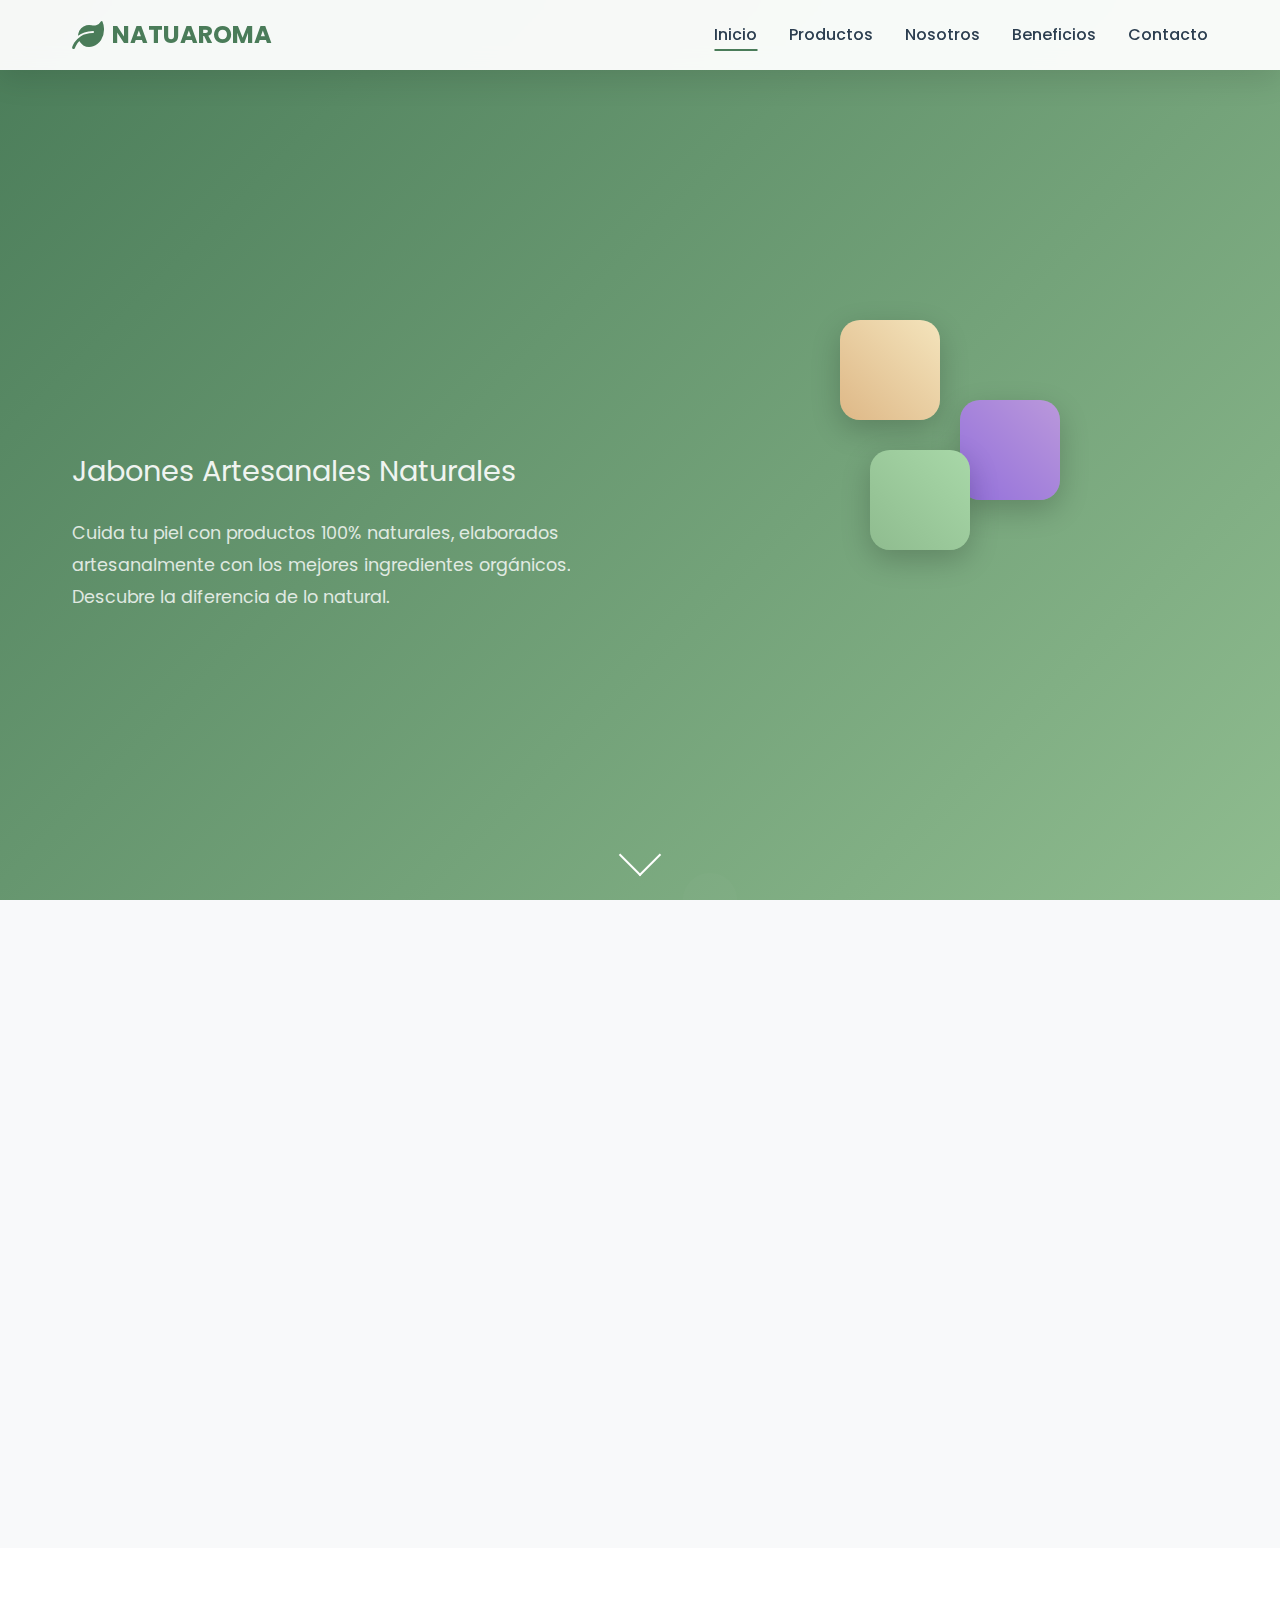
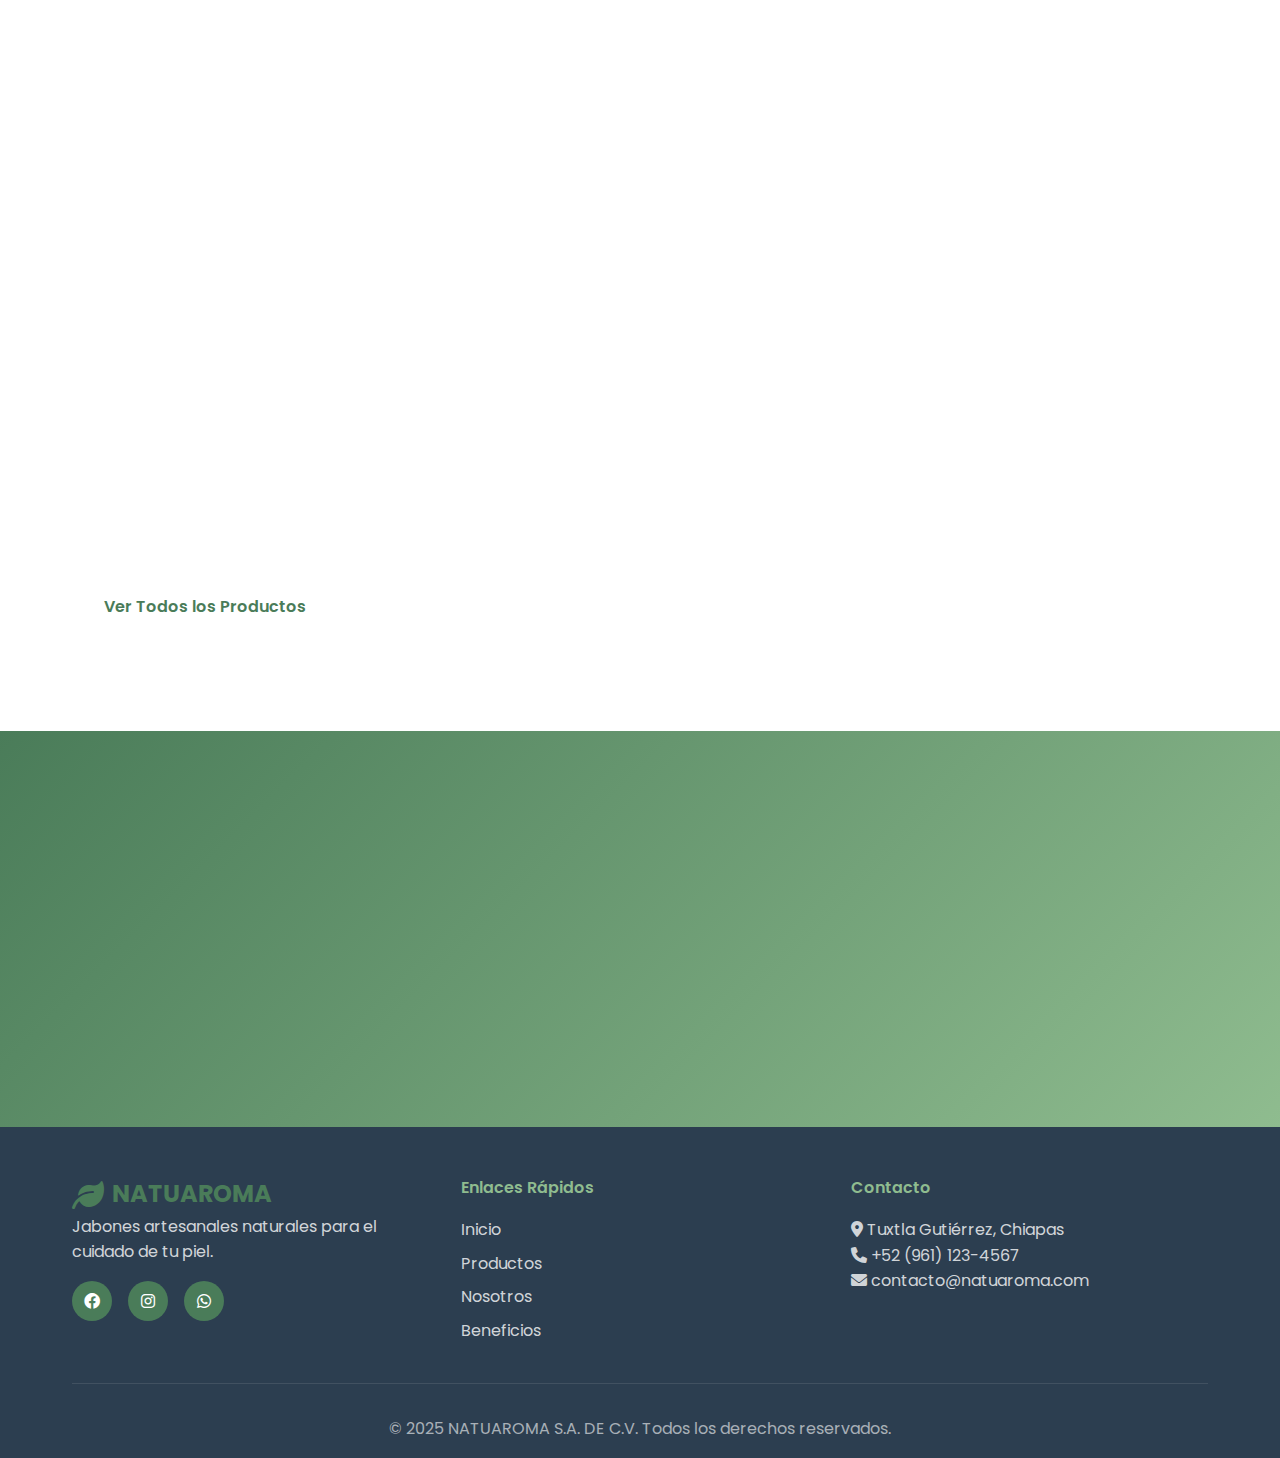
<file: index.html>
<!DOCTYPE html>
<html lang="es">
<head>
    <meta charset="UTF-8">
    <meta name="viewport" content="width=device-width, initial-scale=1.0">
    <title>NATUAROMA S.A. DE C.V. - Jabones Artesanales Naturales</title>
    <link rel="stylesheet" href="styles.css">
    <link href="https://cdnjs.cloudflare.com/ajax/libs/font-awesome/6.0.0/css/all.min.css" rel="stylesheet">
    <link href="https://fonts.googleapis.com/css2?family=Poppins:wght@300;400;500;600;700&display=swap" rel="stylesheet">
</head>
<body>
    <!-- Header -->
    <header class="header">
        <nav class="navbar">
            <div class="nav-container">
                <div class="logo">
                    <i class="fas fa-leaf"></i>
                    <span>NATUAROMA</span>
                </div>
                <ul class="nav-menu">
                    <li><a href="index.html" class="active">Inicio</a></li>
                    <li><a href="productos.html">Productos</a></li>
                    <li><a href="nosotros.html">Nosotros</a></li>
                    <li><a href="beneficios.html">Beneficios</a></li>
                    <li><a href="contacto.html">Contacto</a></li>
                </ul>
                <div class="hamburger">
                    <span></span>
                    <span></span>
                    <span></span>
                </div>
            </div>
        </nav>
    </header>

    <!-- Hero Section -->
    <section class="hero">
        <div class="hero-content">
            <div class="hero-text">
                <h1 class="fade-in">NATUAROMA S.A. DE C.V.</h1>
                <h2 class="fade-in-delay">Jabones Artesanales Naturales</h2>
                <p class="fade-in-delay-2">Cuida tu piel con productos 100% naturales, elaborados artesanalmente con los mejores ingredientes orgánicos. Descubre la diferencia de lo natural.</p>
                <div class="cta-buttons fade-in-delay-3">
                    <a href="productos.html" class="btn-primary">
                        <i class="fas fa-shopping-cart"></i>
                        Ver Productos
                    </a>
                    <a href="nosotros.html" class="btn-secondary">
                        <i class="fas fa-info-circle"></i>
                        Conocer Más
                    </a>
                </div>
            </div>
            <div class="hero-image">
                <div class="soap-container">
                    <div class="soap soap-1"></div>
                    <div class="soap soap-2"></div>
                    <div class="soap soap-3"></div>
                </div>
            </div>
        </div>
        <div class="scroll-indicator">
            <div class="scroll-arrow"></div>
        </div>
    </section>

    <!-- Características destacadas -->
    <section class="features">
        <div class="container">
            <div class="section-header">
                <h2 class="section-title">¿Por qué elegir NATUAROMA?</h2>
                <p class="section-subtitle">Conoce las características que nos hacen únicos</p>
            </div>
            <div class="features-grid">
                <div class="feature-card animate-on-scroll">
                    <div class="feature-icon">
                        <i class="fas fa-leaf"></i>
                    </div>
                    <h3>100% Natural</h3>
                    <p>Ingredientes orgánicos seleccionados cuidadosamente</p>
                </div>
                <div class="feature-card animate-on-scroll">
                    <div class="feature-icon">
                        <i class="fas fa-heart"></i>
                    </div>
                    <h3>Cuidado Premium</h3>
                    <p>Fórmulas especiales para cada tipo de piel</p>
                </div>
                <div class="feature-card animate-on-scroll">
                    <div class="feature-icon">
                        <i class="fas fa-handshake"></i>
                    </div>
                    <h3>Hecho a Mano</h3>
                    <p>Cada jabón es único y elaborado artesanalmente</p>
                </div>
                <div class="feature-card animate-on-scroll">
                    <div class="feature-icon">
                        <i class="fas fa-recycle"></i>
                    </div>
                    <h3>Eco-Friendly</h3>
                    <p>Comprometidos con el cuidado del medio ambiente</p>
                </div>
            </div>
        </div>
    </section>

    <!-- Productos destacados -->
    <section class="featured-products">
        <div class="container">
            <div class="section-header">
                <h2 class="section-title">Productos Destacados</h2>
                <p class="section-subtitle">Descubre algunos de nuestros jabones más populares</p>
            </div>
            <div class="products-preview">
                <div class="product-card animate-on-scroll">
                    <div class="product-image">
                        <div class="soap-visual lavanda"></div>
                    </div>
                    <div class="product-info">
                        <h3>Jabón de Lavanda</h3>
                        <p>Relajante y aromático</p>
                        <div class="product-price">$45.00</div>
                    </div>
                </div>
                <div class="product-card animate-on-scroll">
                    <div class="product-image">
                        <div class="soap-visual miel"></div>
                    </div>
                    <div class="product-info">
                        <h3>Jabón de Miel</h3>
                        <p>Hidratante natural</p>
                        <div class="product-price">$50.00</div>
                    </div>
                </div>
                <div class="product-card animate-on-scroll">
                    <div class="product-image">
                        <div class="soap-visual avena"></div>
                    </div>
                    <div class="product-info">
                        <h3>Jabón de Avena</h3>
                        <p>Exfoliante suave</p>
                        <div class="product-price">$40.00</div>
                    </div>
                </div>
            </div>
            <div class="text-center">
                <a href="productos.html" class="btn-primary">Ver Todos los Productos</a>
            </div>
        </div>
    </section>

    <!-- Call to Action -->
    <section class="cta-section">
        <div class="container">
            <div class="cta-content animate-on-scroll">
                <h2>¿Listo para cuidar tu piel naturalmente?</h2>
                <p>Descubre la diferencia de los productos artesanales y naturales</p>
                <div class="cta-buttons">
                    <a href="productos.html" class="btn-primary">Explorar Productos</a>
                    <a href="contacto.html" class="btn-secondary">Contáctanos</a>
                </div>
            </div>
        </div>
    </section>

    <!-- Footer -->
    <footer class="footer">
        <div class="container">
            <div class="footer-content">
                <div class="footer-section">
                    <div class="logo">
                        <i class="fas fa-leaf"></i>
                        <span>NATUAROMA</span>
                    </div>
                    <p>Jabones artesanales naturales para el cuidado de tu piel.</p>
                    <div class="social-links">
                        <a href="#"><i class="fab fa-facebook"></i></a>
                        <a href="#"><i class="fab fa-instagram"></i></a>
                        <a href="#"><i class="fab fa-whatsapp"></i></a>
                    </div>
                </div>
                <div class="footer-section">
                    <h4>Enlaces Rápidos</h4>
                    <ul>
                        <li><a href="index.html">Inicio</a></li>
                        <li><a href="productos.html">Productos</a></li>
                        <li><a href="nosotros.html">Nosotros</a></li>
                        <li><a href="beneficios.html">Beneficios</a></li>
                    </ul>
                </div>
                <div class="footer-section">
                    <h4>Contacto</h4>
                    <p><i class="fas fa-map-marker-alt"></i> Tuxtla Gutiérrez, Chiapas</p>
                    <p><i class="fas fa-phone"></i> +52 (961) 123-4567</p>
                    <p><i class="fas fa-envelope"></i> contacto@natuaroma.com</p>
                </div>
            </div>
            <div class="footer-bottom">
                <p>&copy; 2025 NATUAROMA S.A. DE C.V. Todos los derechos reservados.</p>
            </div>
        </div>
    </footer>

    <script src="script.js"></script>
</body>
</html>
</file>
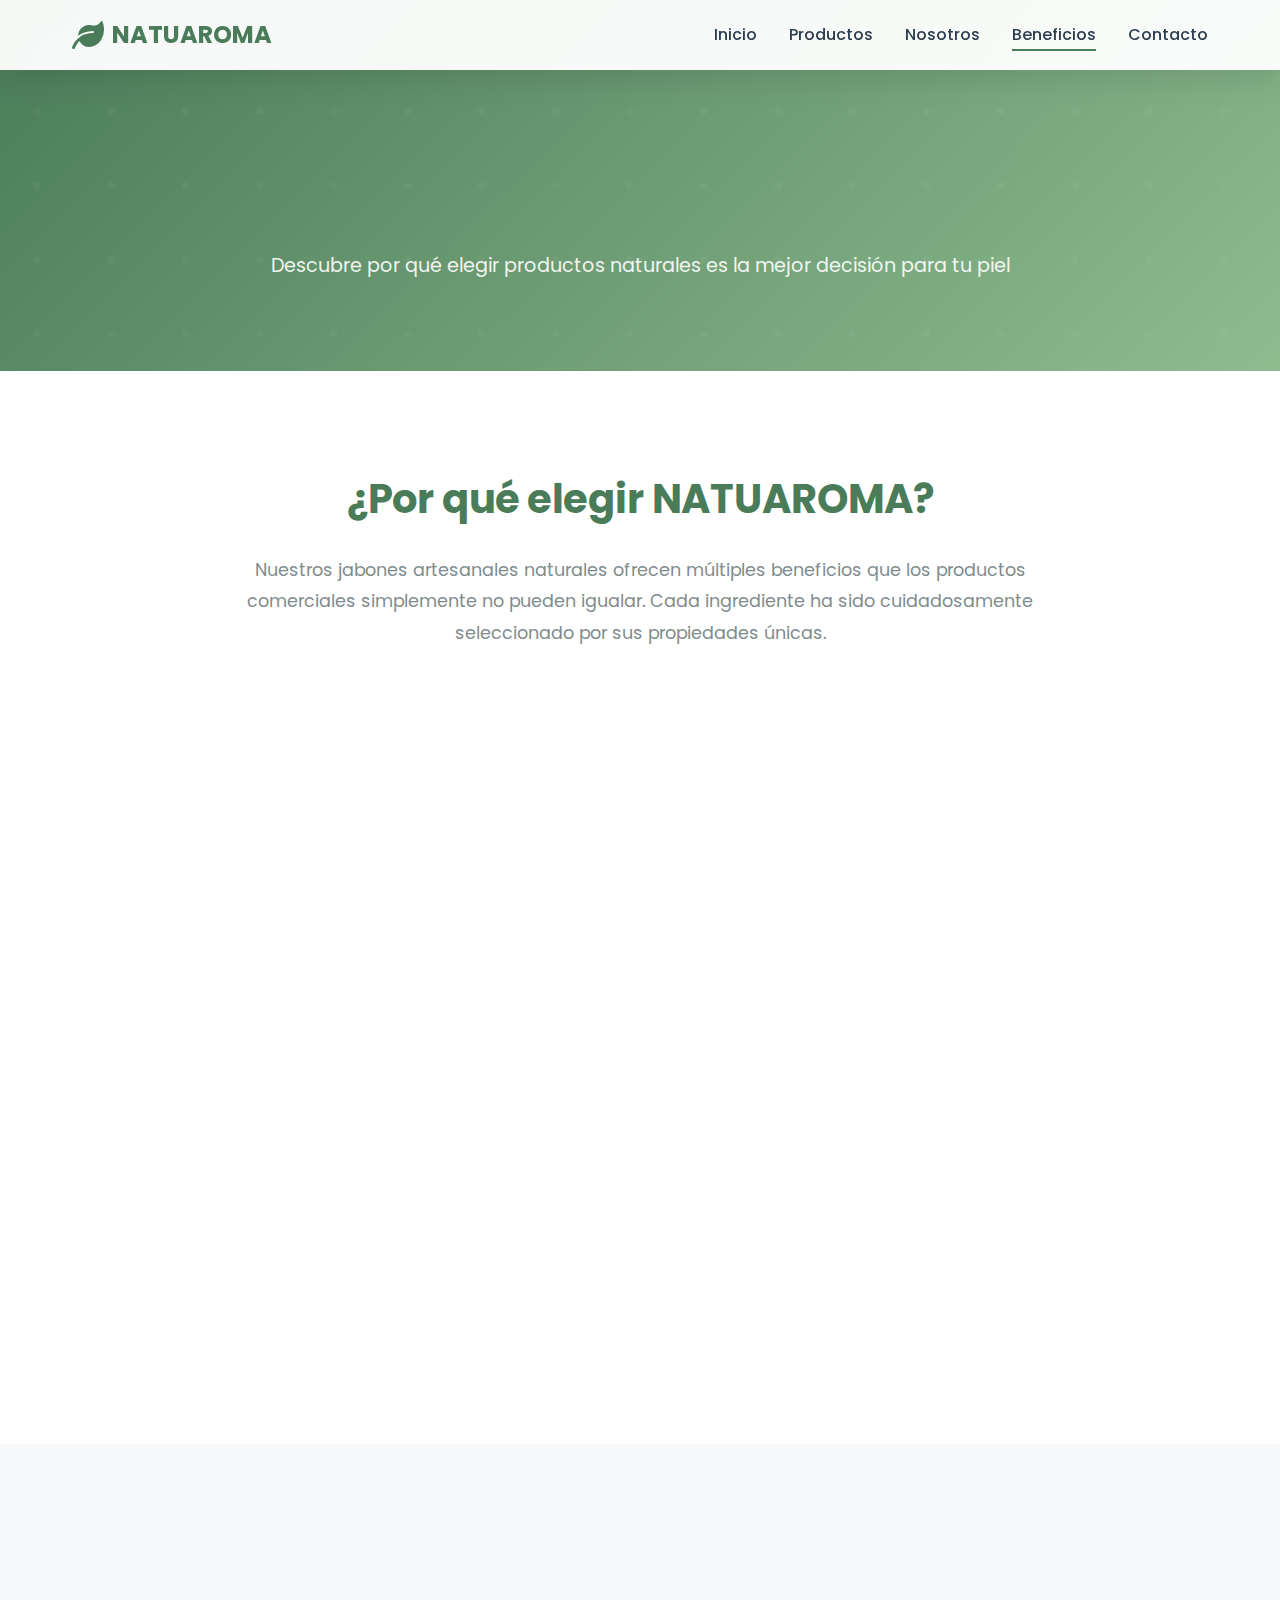
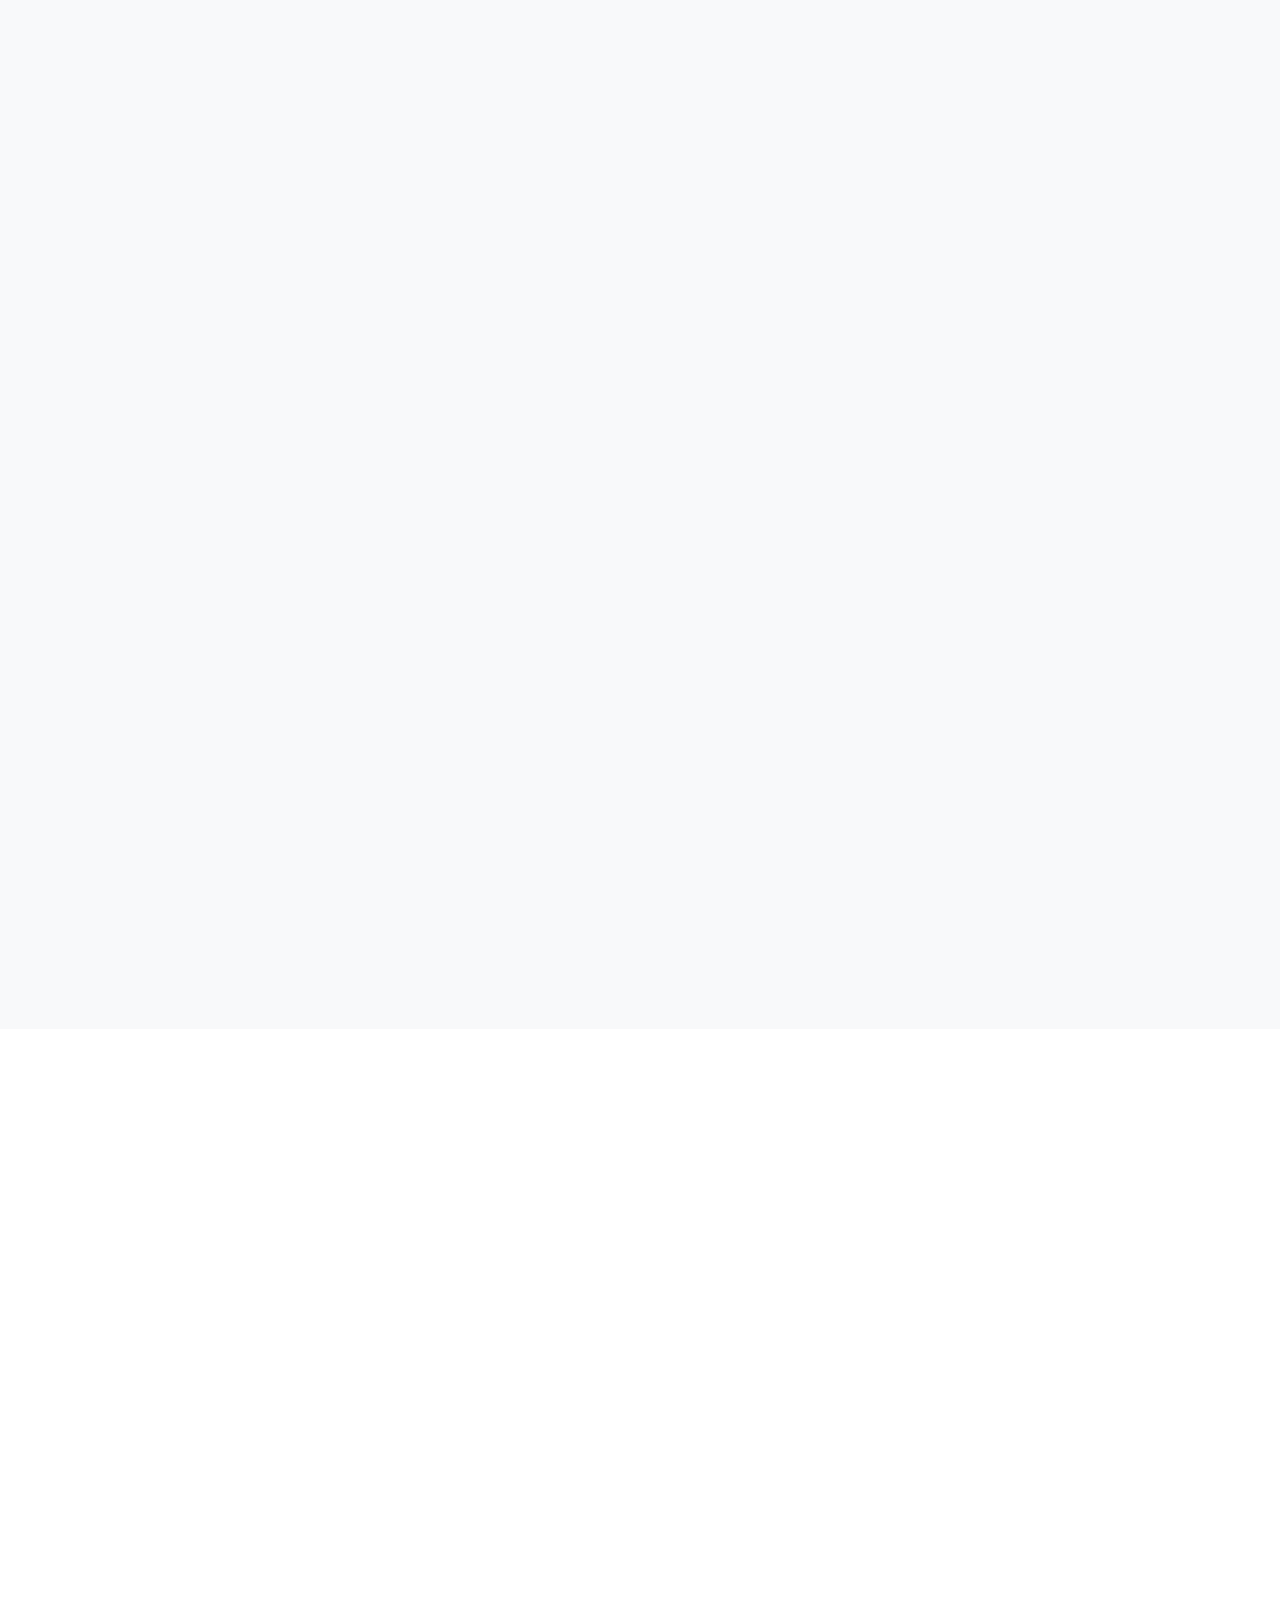
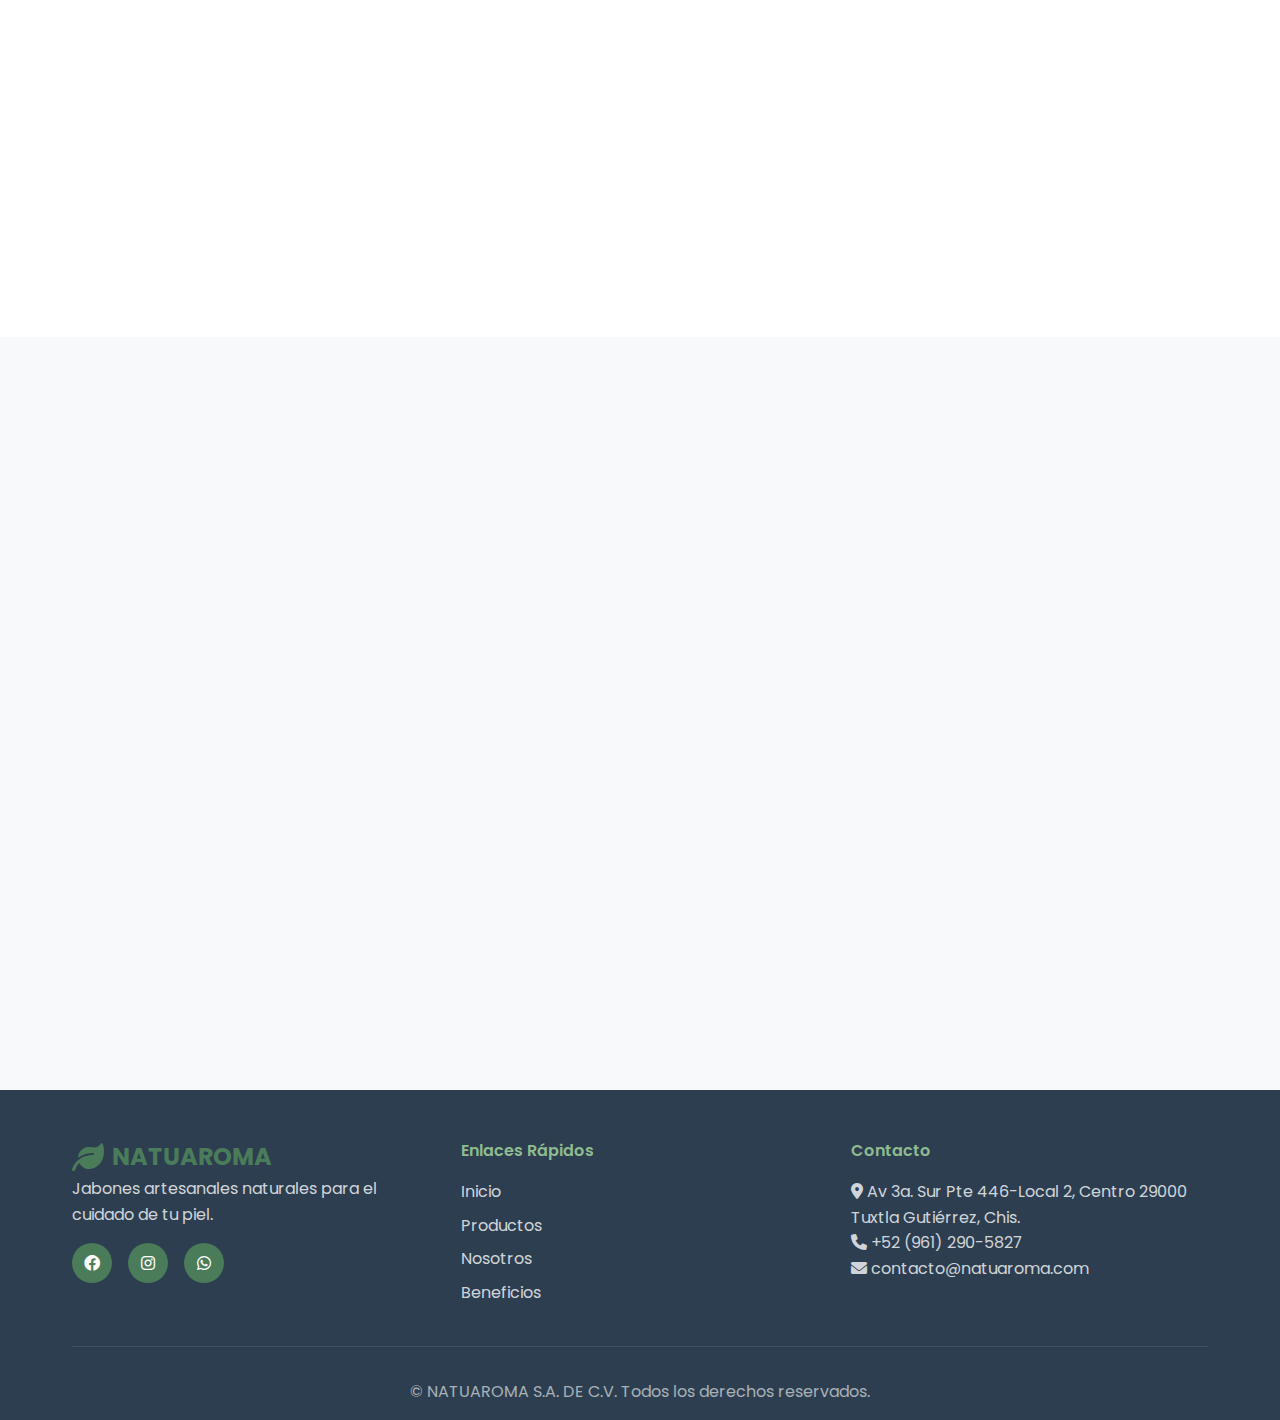
<file: beneficios.html>
<!DOCTYPE html>
<html lang="es">
<head>
    <meta charset="UTF-8">
    <meta name="viewport" content="width=device-width, initial-scale=1.0">
    <title>Beneficios - NATUAROMA S.A. DE C.V.</title>
    <link rel="stylesheet" href="styles.css">
    <link href="https://cdnjs.cloudflare.com/ajax/libs/font-awesome/6.0.0/css/all.min.css" rel="stylesheet">
    <link href="https://fonts.googleapis.com/css2?family=Poppins:wght@300;400;500;600;700&display=swap" rel="stylesheet">
</head>
<body>
    <!-- Header -->
    <header class="header">
        <nav class="navbar">
            <div class="nav-container">
                <div class="logo">
                    <i class="fas fa-leaf"></i>
                    <span>NATUAROMA</span>
                </div>
                <ul class="nav-menu">
                    <li><a href="index.html">Inicio</a></li>
                    <li><a href="productos.html">Productos</a></li>
                    <li><a href="nosotros.html">Nosotros</a></li>
                    <li><a href="beneficios.html" class="active">Beneficios</a></li>
                    <li><a href="contacto.html">Contacto</a></li>
                </ul>
                <div class="hamburger">
                    <span></span>
                    <span></span>
                    <span></span>
                </div>
            </div>
        </nav>
    </header>

    <!-- Page Header -->
    <section class="page-header">
        <div class="container">
            <div class="page-header-content">
                <h1 class="fade-in">Beneficios de lo Natural</h1>
                <p class="fade-in-delay">Descubre por qué elegir productos naturales es la mejor decisión para tu piel</p>
                <nav class="breadcrumb fade-in-delay-2">
                    <a href="index.html">Inicio</a>
                    <span>/</span>
                    <span>Beneficios</span>
                </nav>
            </div>
        </div>
    </section>

    <!-- Main Benefits -->
    <section class="main-benefits">
        <div class="container">
            <div class="benefits-intro animate-on-scroll">
                <h2>¿Por qué elegir NATUAROMA?</h2>
                <p>Nuestros jabones artesanales naturales ofrecen múltiples beneficios que los productos comerciales simplemente no pueden igualar. Cada ingrediente ha sido cuidadosamente seleccionado por sus propiedades únicas.</p>
            </div>
            
            <div class="benefits-grid">
                <div class="benefit-card animate-on-scroll">
                    <div class="benefit-icon">
                        <i class="fas fa-leaf"></i>
                    </div>
                    <h3>100% Ingredientes Naturales</h3>
                    <p>Sin químicos dañinos, parabenos, sulfatos o conservantes artificiales. Solo la pureza que la naturaleza nos ofrece para cuidar tu piel de manera gentil y efectiva.</p>
                    <ul class="benefit-list">
                        <li><i class="fas fa-check"></i> Sin parabenos</li>
                        <li><i class="fas fa-check"></i> Sin sulfatos</li>
                        <li><i class="fas fa-check"></i> Sin conservantes artificiales</li>
                        <li><i class="fas fa-check"></i> Biodegradable</li>
                    </ul>
                </div>

                <div class="benefit-card animate-on-scroll">
                    <div class="benefit-icon">
                        <i class="fas fa-heart"></i>
                    </div>
                    <h3>Cuidado Premium para tu Piel</h3>
                    <p>Nuestras fórmulas naturales nutren, hidratan y protegen tu piel manteniendo su equilibrio natural. Cada ingrediente aporta beneficios específicos.</p>
                    <ul class="benefit-list">
                        <li><i class="fas fa-check"></i> Hidratación profunda</li>
                        <li><i class="fas fa-check"></i> Nutrición natural</li>
                        <li><i class="fas fa-check"></i> Mantiene el pH natural</li>
                        <li><i class="fas fa-check"></i> Para todos los tipos de piel</li>
                    </ul>
                </div>

                <div class="benefit-card animate-on-scroll">
                    <div class="benefit-icon">
                        <i class="fas fa-recycle"></i>
                    </div>
                    <h3>Comprometidos con el Planeta</h3>
                    <p>Nuestros productos son completamente biodegradables y nuestro empaque es eco-friendly. Cuidamos tu piel y el medio ambiente al mismo tiempo.</p>
                    <ul class="benefit-list">
                        <li><i class="fas fa-check"></i> Empaque reciclable</li>
                        <li><i class="fas fa-check"></i> Proceso sostenible</li>
                        <li><i class="fas fa-check"></i> Ingredientes orgánicos</li>
                        <li><i class="fas fa-check"></i> Huella de carbono mínima</li>
                    </ul>
                </div>

                <div class="benefit-card animate-on-scroll">
                    <div class="benefit-icon">
                        <i class="fas fa-handshake"></i>
                    </div>
                    <h3>Elaboración Artesanal</h3>
                    <p>Cada jabón es único, hecho a mano con técnicas tradicionales que preservan todas las propiedades benéficas de los ingredientes naturales.</p>
                    <ul class="benefit-list">
                        <li><i class="fas fa-check"></i> Proceso artesanal</li>
                        <li><i class="fas fa-check"></i> Técnicas tradicionales</li>
                        <li><i class="fas fa-check"></i> Productos únicos</li>
                        <li><i class="fas fa-check"></i> Control de calidad manual</li>
                    </ul>
                </div>
            </div>
        </div>
    </section>

    <!-- Ingredients Benefits -->
    <section class="ingredients-benefits">
        <div class="container">
            <div class="section-header">
                <h2 class="section-title">Beneficios por Ingrediente</h2>
                <p class="section-subtitle">Conoce las propiedades específicas de cada ingrediente natural</p>
            </div>
            
            <div class="ingredients-grid">
                <div class="ingredient-card animate-on-scroll">
                    <div class="ingredient-image lavanda-bg">
                        <i class="fas fa-seedling"></i>
                    </div>
                    <div class="ingredient-info">
                        <h4>Lavanda</h4>
                        <div class="ingredient-benefits">
                            <span class="benefit-tag">Relajante</span>
                            <span class="benefit-tag">Antiséptica</span>
                            <span class="benefit-tag">Calmante</span>
                        </div>
                        <p>Propiedades relajantes y antisépticas. Ideal para reducir el estrés y calmar irritaciones de la piel.</p>
                    </div>
                </div>

                <div class="ingredient-card animate-on-scroll">
                    <div class="ingredient-image miel-bg">
                        <i class="fas fa-tint"></i>
                    </div>
                    <div class="ingredient-info">
                        <h4>Miel</h4>
                        <div class="ingredient-benefits">
                            <span class="benefit-tag">Hidratante</span>
                            <span class="benefit-tag">Antibacterial</span>
                            <span class="benefit-tag">Cicatrizante</span>
                        </div>
                        <p>Hidratación profunda y propiedades antibacterianas naturales. Perfecta para pieles secas y sensibles.</p>
                    </div>
                </div>

                <div class="ingredient-card animate-on-scroll">
                    <div class="ingredient-image avena-bg">
                        <i class="fas fa-spa"></i>
                    </div>
                    <div class="ingredient-info">
                        <h4>Avena</h4>
                        <div class="ingredient-benefits">
                            <span class="benefit-tag">Exfoliante</span>
                            <span class="benefit-tag">Suavizante</span>
                            <span class="benefit-tag">Calmante</span>
                        </div>
                        <p>Exfoliación suave y propiedades calmantes. Ideal para pieles sensibles y con irritaciones.</p>
                    </div>
                </div>

                <div class="ingredient-card animate-on-scroll">
                    <div class="ingredient-image carbon-bg">
                        <i class="fas fa-magic"></i>
                    </div>
                    <div class="ingredient-info">
                        <h4>Carbón Activado</h4>
                        <div class="ingredient-benefits">
                            <span class="benefit-tag">Purificante</span>
                            <span class="benefit-tag">Detox</span>
                            <span class="benefit-tag">Absorbe impurezas</span>
                        </div>
                        <p>Propiedades detoxificantes y purificantes. Absorbe impurezas y controla el exceso de grasa.</p>
                    </div>
                </div>

                <div class="ingredient-card animate-on-scroll">
                    <div class="ingredient-image aloe-bg">
                        <i class="fas fa-leaf"></i>
                    </div>
                    <div class="ingredient-info">
                        <h4>Aloe Vera</h4>
                        <div class="ingredient-benefits">
                            <span class="benefit-tag">Hidratante</span>
                            <span class="benefit-tag">Regenerador</span>
                            <span class="benefit-tag">Anti-inflamatorio</span>
                        </div>
                        <p>Hidratación profunda y propiedades regeneradoras. Perfecto para pieles irritadas o con quemaduras solares.</p>
                    </div>
                </div>

                <div class="ingredient-card animate-on-scroll">
                    <div class="ingredient-image cafe-bg">
                        <i class="fas fa-bolt"></i>
                    </div>
                    <div class="ingredient-info">
                        <h4>Café</h4>
                        <div class="ingredient-benefits">
                            <span class="benefit-tag">Energizante</span>
                            <span class="benefit-tag">Exfoliante</span>
                            <span class="benefit-tag">Circulación</span>
                        </div>
                        <p>Estimula la circulación y proporciona energía. Rica en antioxidantes para combatir el envejecimiento.</p>
                    </div>
                </div>
            </div>
        </div>
    </section>

    <!-- Comparison Section -->
    <section class="comparison">
        <div class="container">
            <div class="section-header">
                <h2 class="section-title">Natural vs Comercial</h2>
                <p class="section-subtitle">Conoce las diferencias entre jabones naturales y comerciales</p>
            </div>
            
            <div class="comparison-table animate-on-scroll">
                <div class="comparison-header">
                    <div class="comparison-col">
                        <h3><i class="fas fa-leaf"></i> NATUAROMA Natural</h3>
                    </div>
                    <div class="comparison-col">
                        <h3><i class="fas fa-industry"></i> Jabones Comerciales</h3>
                    </div>
                </div>
                
                <div class="comparison-row">
                    <div class="comparison-item good">
                        <i class="fas fa-check-circle"></i>
                        <span>100% ingredientes naturales</span>
                    </div>
                    <div class="comparison-item bad">
                        <i class="fas fa-times-circle"></i>
                        <span>Químicos sintéticos y aditivos</span>
                    </div>
                </div>
                
                <div class="comparison-row">
                    <div class="comparison-item good">
                        <i class="fas fa-check-circle"></i>
                        <span>Sin parabenos ni sulfatos</span>
                    </div>
                    <div class="comparison-item bad">
                        <i class="fas fa-times-circle"></i>
                        <span>Contiene parabenos y sulfatos</span>
                    </div>
                </div>
                
                <div class="comparison-row">
                    <div class="comparison-item good">
                        <i class="fas fa-check-circle"></i>
                        <span>Biodegradable y eco-friendly</span>
                    </div>
                    <div class="comparison-item bad">
                        <i class="fas fa-times-circle"></i>
                        <span>Dañino para el medio ambiente</span>
                    </div>
                </div>
                
                <div class="comparison-row">
                    <div class="comparison-item good">
                        <i class="fas fa-check-circle"></i>
                        <span>Mantiene la hidratación natural</span>
                    </div>
                    <div class="comparison-item bad">
                        <i class="fas fa-times-circle"></i>
                        <span>Puede resecar la piel</span>
                    </div>
                </div>
                
                <div class="comparison-row">
                    <div class="comparison-item good">
                        <i class="fas fa-check-circle"></i>
                        <span>Elaborado artesanalmente</span>
                    </div>
                    <div class="comparison-item bad">
                        <i class="fas fa-times-circle"></i>
                        <span>Producción industrial masiva</span>
                    </div>
                </div>
                
                <div class="comparison-row">
                    <div class="comparison-item good">
                        <i class="fas fa-check-circle"></i>
                        <span>Apto para pieles sensibles</span>
                    </div>
                    <div class="comparison-item bad">
                        <i class="fas fa-times-circle"></i>
                        <span>Puede causar irritación</span>
                    </div>
                </div>
            </div>
        </div>
    </section>

    <!-- Health Benefits -->
    <section class="health-benefits">
        <div class="container">
            <div class="section-header">
                <h2 class="section-title">Beneficios para tu Salud</h2>
                <p class="section-subtitle">Cómo los jabones naturales mejoran tu bienestar</p>
            </div>
            
            <div class="health-grid">
                <div class="health-card animate-on-scroll">
                    <div class="health-icon">
                        <i class="fas fa-shield-alt"></i>
                    </div>
                    <h4>Protección Natural</h4>
                    <p>Los ingredientes naturales forman una barrera protectora que mantiene la piel saludable sin interferir con sus procesos naturales.</p>
                </div>
                
                <div class="health-card animate-on-scroll">
                    <div class="health-icon">
                        <i class="fas fa-balance-scale"></i>
                    </div>
                    <h4>Equilibrio del pH</h4>
                    <p>Mantiene el pH natural de la piel, evitando irritaciones y manteniendo la barrera protectora natural de tu piel.</p>
                </div>
                
                <div class="health-card animate-on-scroll">
                    <div class="health-icon">
                        <i class="fas fa-lungs"></i>
                    </div>
                    <h4>Sin Químicos Tóxicos</h4>
                    <p>Al evitar químicos dañinos, reduces la exposición de tu cuerpo a sustancias que pueden ser absorbidas por la piel.</p>
                </div>
                
                <div class="health-card animate-on-scroll">
                    <div class="health-icon">
                        <i class="fas fa-baby"></i>
                    </div>
                    <h4>Seguro para Toda la Familia</h4>
                    <p>Nuestros jabones naturales son seguros incluso para la piel más delicada, incluyendo niños y bebés.</p>
                </div>
            </div>
        </div>
    </section>

    <!-- Footer -->
    <footer class="footer">
        <div class="container">
            <div class="footer-content">
                <div class="footer-section">
                    <div class="logo">
                        <i class="fas fa-leaf"></i>
                        <span>NATUAROMA</span>
                    </div>
                    <p>Jabones artesanales naturales para el cuidado de tu piel.</p>
                    <div class="social-links">
                        <a href="#"><i class="fab fa-facebook"></i></a>
                        <a href="#"><i class="fab fa-instagram"></i></a>
                        <a href="#"><i class="fab fa-whatsapp"></i></a>
                    </div>
                </div>
                <div class="footer-section">
                    <h4>Enlaces Rápidos</h4>
                    <ul>
                        <li><a href="index.html">Inicio</a></li>
                        <li><a href="productos.html">Productos</a></li>
                        <li><a href="nosotros.html">Nosotros</a></li>
                        <li><a href="beneficios.html">Beneficios</a></li>
                    </ul>
                </div>
                <div class="footer-section">
                    <h4>Contacto</h4>
                    <p><i class="fas fa-map-marker-alt"></i> Av 3a. Sur Pte 446-Local 2, Centro 29000 Tuxtla Gutiérrez, Chis.</p>
                    <p><i class="fas fa-phone"></i> +52 (961) 290-5827</p>
                    <p><i class="fas fa-envelope"></i> contacto@natuaroma.com</p>
                </div>
            </div>
            <div class="footer-bottom">
                <p>&copy; NATUAROMA S.A. DE C.V. Todos los derechos reservados.</p>
            </div>
        </div>
    </footer>

    <script src="script.js"></script>
</body>
</html>
</file>
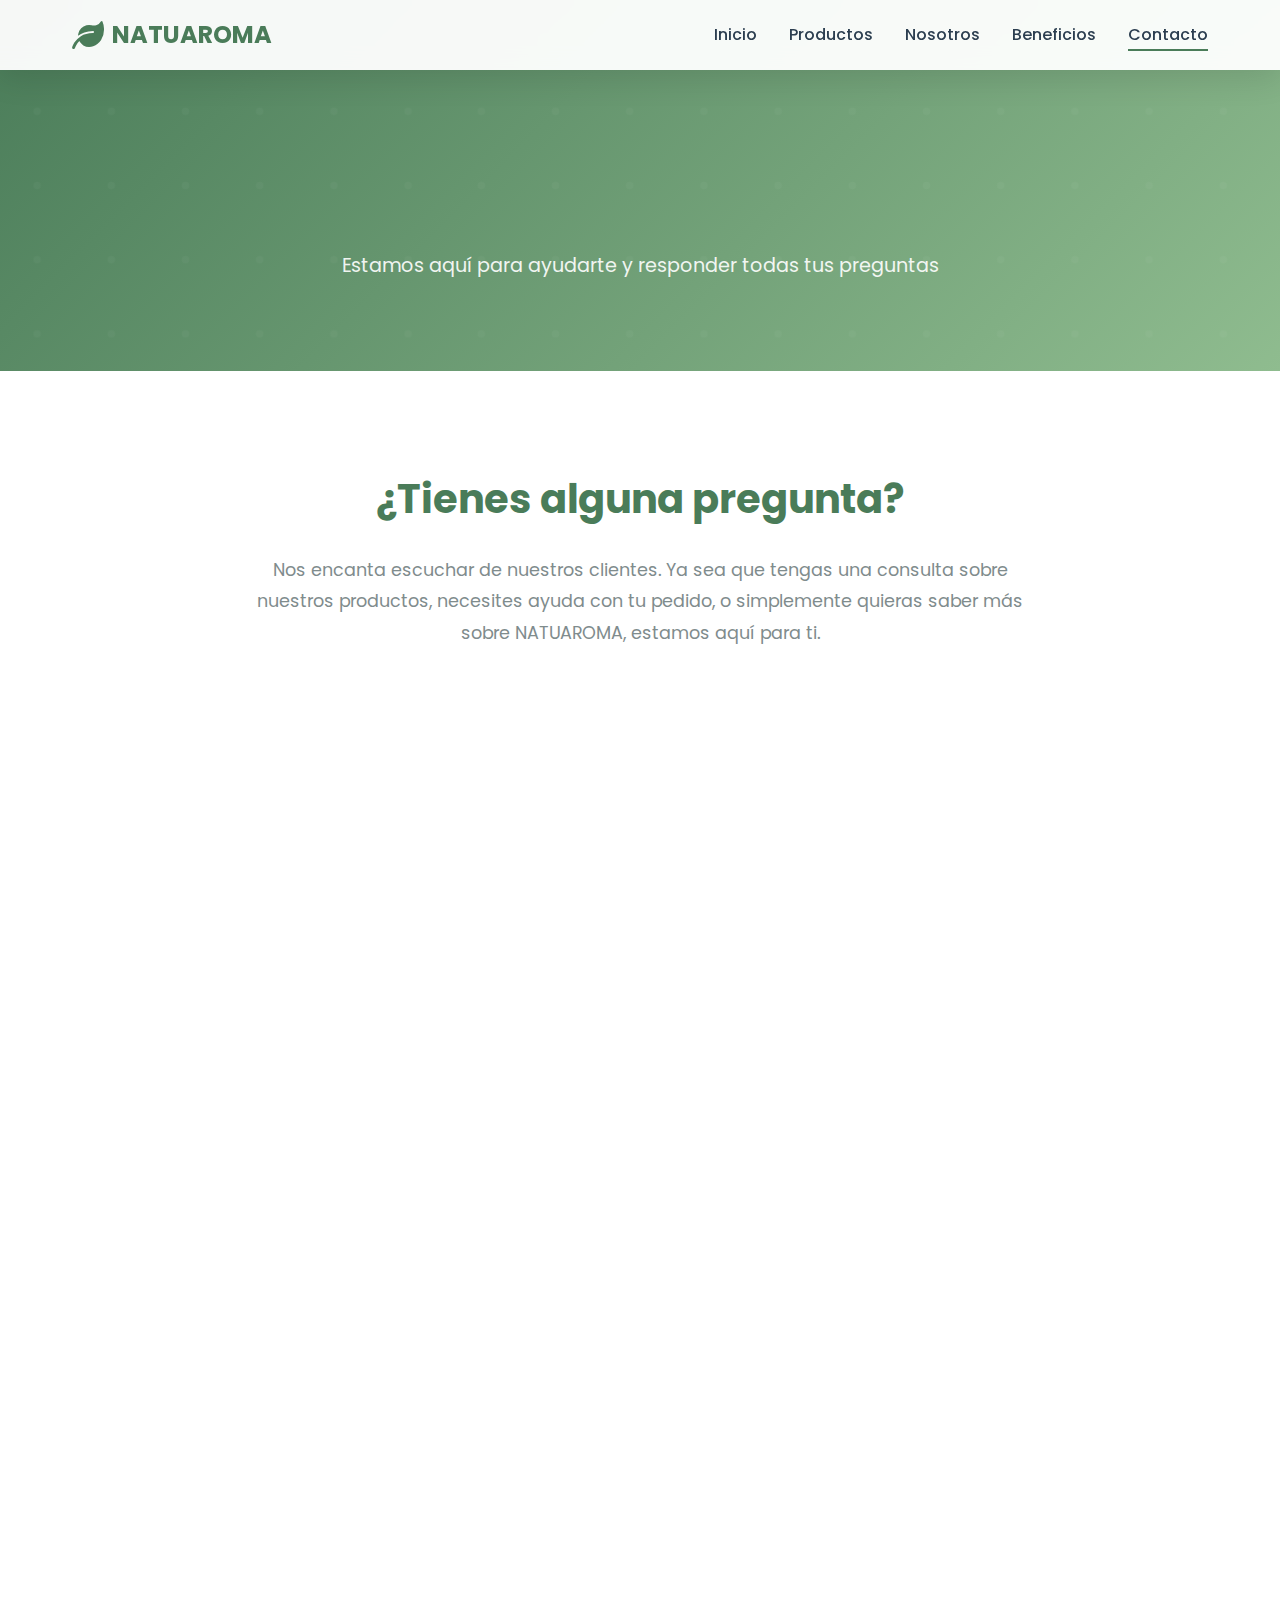
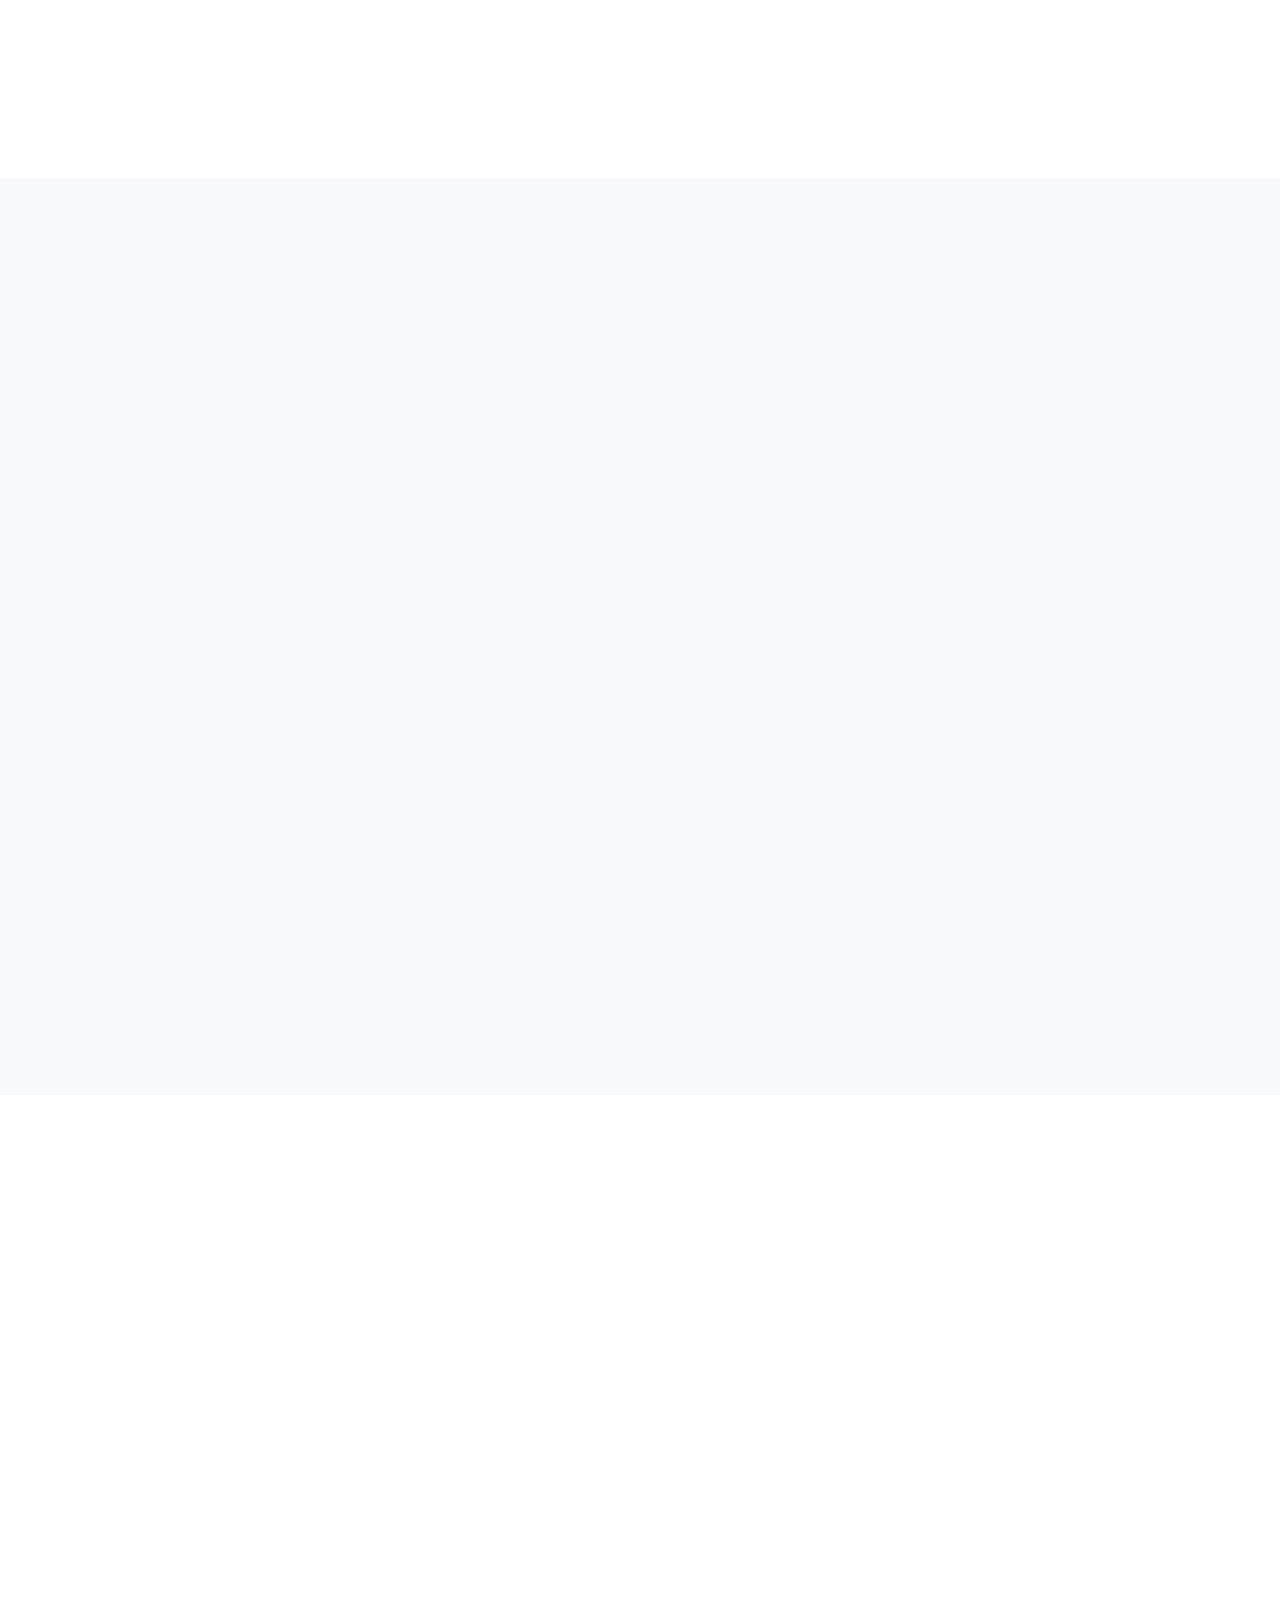
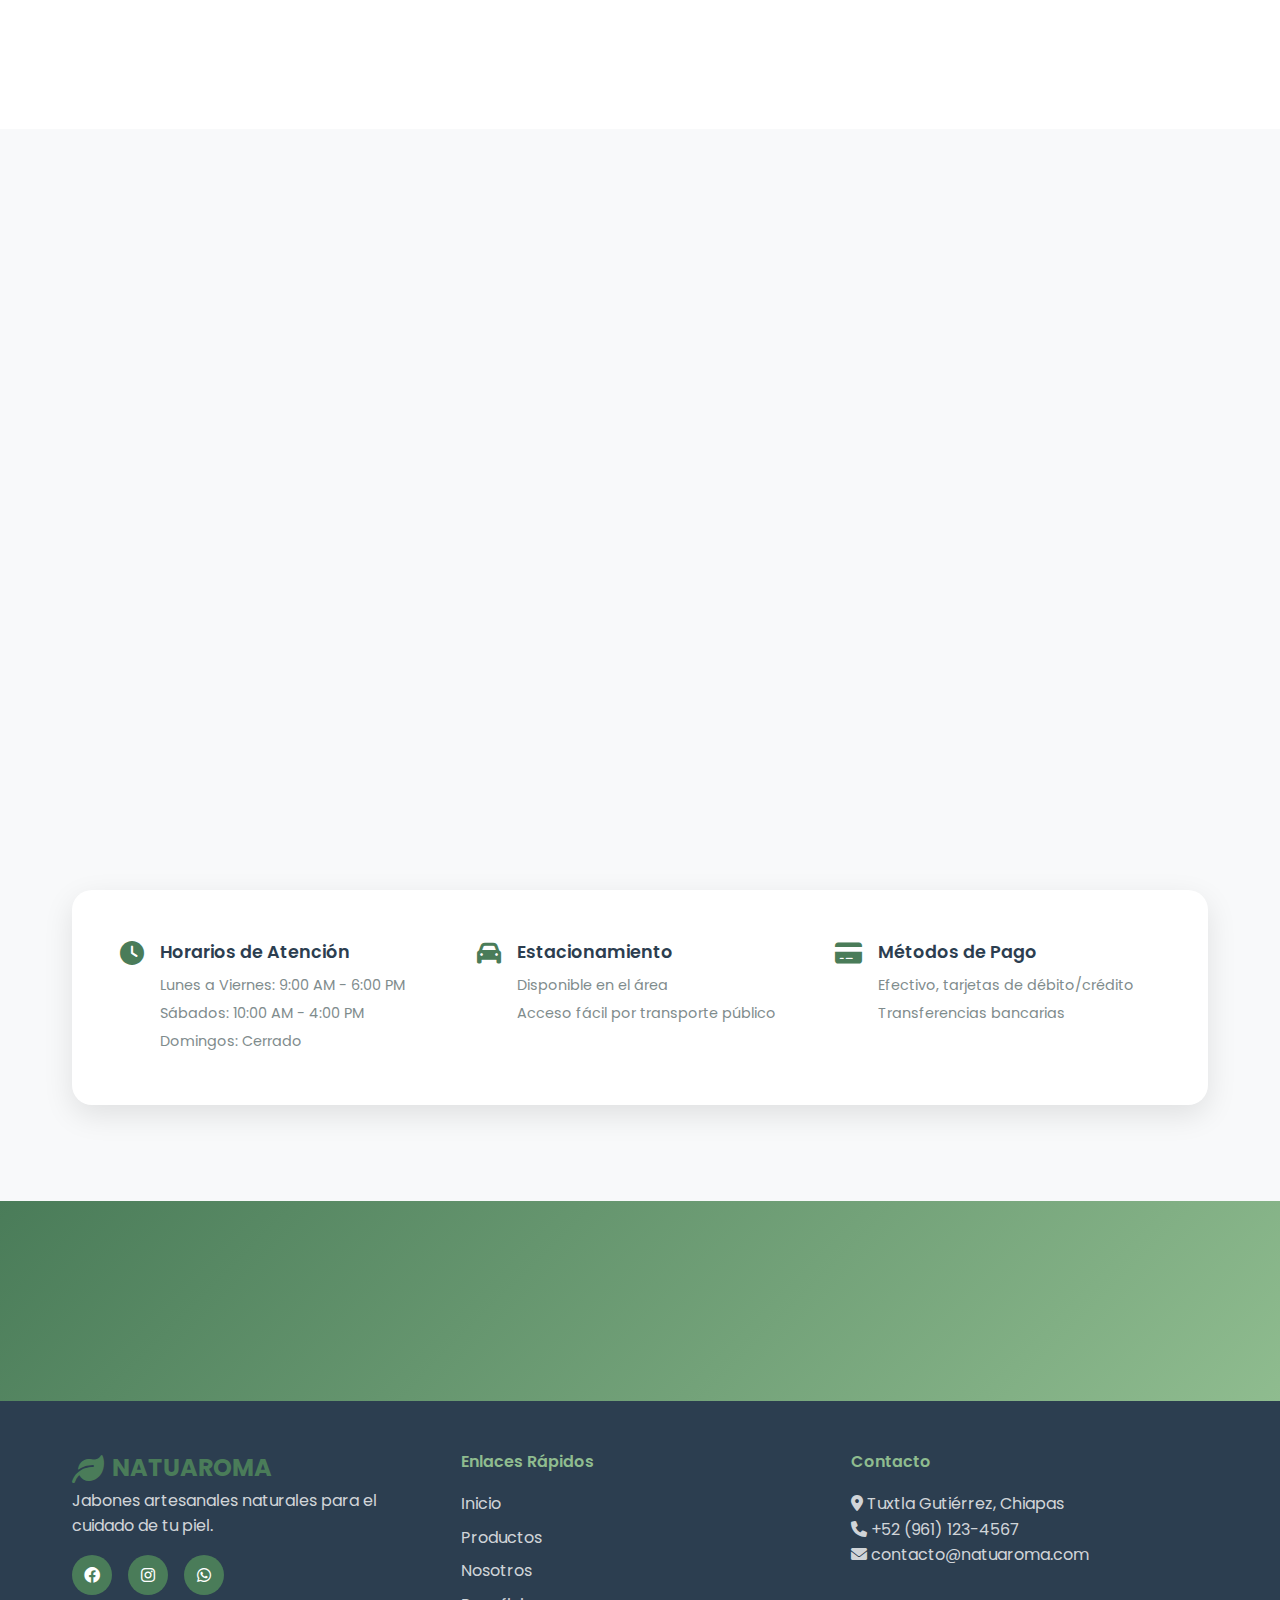
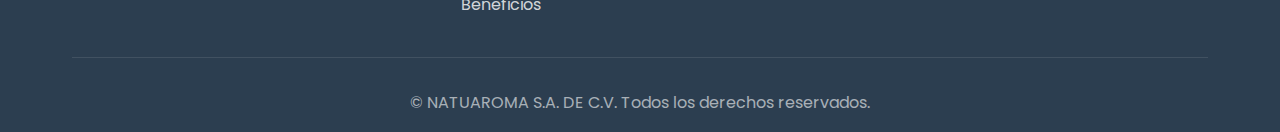
<file: contacto.html>
<!DOCTYPE html>
<html lang="es">
<head>
    <meta charset="UTF-8">
    <meta name="viewport" content="width=device-width, initial-scale=1.0">
    <title>Contacto - NATUAROMA S.A. DE C.V.</title>
    <link rel="stylesheet" href="styles.css">
    <link href="https://cdnjs.cloudflare.com/ajax/libs/font-awesome/6.0.0/css/all.min.css" rel="stylesheet">
    <link href="https://fonts.googleapis.com/css2?family=Poppins:wght@300;400;500;600;700&display=swap" rel="stylesheet">
</head>
<body>
    <!-- Header -->
    <header class="header">
        <nav class="navbar">
            <div class="nav-container">
                <div class="logo">
                    <i class="fas fa-leaf"></i>
                    <span>NATUAROMA</span>
                </div>
                <ul class="nav-menu">
                    <li><a href="index.html">Inicio</a></li>
                    <li><a href="productos.html">Productos</a></li>
                    <li><a href="nosotros.html">Nosotros</a></li>
                    <li><a href="beneficios.html">Beneficios</a></li>
                    <li><a href="contacto.html" class="active">Contacto</a></li>
                </ul>
                <div class="hamburger">
                    <span></span>
                    <span></span>
                    <span></span>
                </div>
            </div>
        </nav>
    </header>

    <!-- Page Header -->
    <section class="page-header">
        <div class="container">
            <div class="page-header-content">
                <h1 class="fade-in">Contáctanos</h1>
                <p class="fade-in-delay">Estamos aquí para ayudarte y responder todas tus preguntas</p>
                <nav class="breadcrumb fade-in-delay-2">
                    <a href="index.html">Inicio</a>
                    <span>/</span>
                    <span>Contacto</span>
                </nav>
            </div>
        </div>
    </section>

    <!-- Contact Section -->
    <section class="contact">
        <div class="container">
            <div class="contact-intro animate-on-scroll">
                <h2>¿Tienes alguna pregunta?</h2>
                <p>Nos encanta escuchar de nuestros clientes. Ya sea que tengas una consulta sobre nuestros productos, necesites ayuda con tu pedido, o simplemente quieras saber más sobre NATUAROMA, estamos aquí para ti.</p>
            </div>
            
            <div class="contact-content">
                <div class="contact-info">
                    <div class="contact-item animate-on-scroll">
                        <div class="contact-icon">
                            <i class="fas fa-map-marker-alt"></i>
                        </div>
                        <div class="contact-details">
                            <h4>Nuestra Ubicación</h4>
                            <p>Av 3a. Sur Pte 446-Local 2, Centro 29000 Tuxtla Gutiérrez, Chis.</p>
                        </div>
                    </div>
                    
                    <div class="contact-item animate-on-scroll">
                        <div class="contact-icon">
                            <i class="fas fa-phone"></i>
                        </div>
                        <div class="contact-details">
                            <h4>Teléfono</h4>
                            <p><a href="tel:+529611234567">+52 (961) 290-5827</a></p>
                            <p>Lunes a Viernes: 9:00 AM - 6:00 PM</p>
                        </div>
                    </div>
                    
                    <div class="contact-item animate-on-scroll">
                        <div class="contact-icon">
                            <i class="fas fa-envelope"></i>
                        </div>
                        <div class="contact-details">
                            <h4>Email</h4>
                            <p><a href="mailto:contacto@natuaroma.com">contacto@natuaroma.com</a></p>
                            <p>Responderemos en menos de 24 horas</p>
                        </div>
                    </div>
                    
                    <div class="contact-item animate-on-scroll">
                        <div class="contact-icon">
                            <i class="fab fa-whatsapp"></i>
                        </div>
                        <div class="contact-details">
                            <h4>WhatsApp</h4>
                            <p><a href="https://wa.me/529611234567">+52 (961) 290-5827</a></p>
                            <p>Disponible 24/7 para consultas rápidas</p>
                        </div>
                    </div>
                </div>
                
                <div class="contact-form">
                    <h3>Envíanos un Mensaje</h3>
                    <form id="contactForm">
                        <div class="form-row">
                            <div class="form-group">
                                <label for="nombre">Nombre *</label>
                                <input type="text" id="nombre" name="nombre" required>
                            </div>
                            <div class="form-group">
                                <label for="apellido">Apellido *</label>
                                <input type="text" id="apellido" name="apellido" required>
                            </div>
                        </div>
                        
                        <div class="form-row">
                            <div class="form-group">
                                <label for="email">Email *</label>
                                <input type="email" id="email" name="email" required>
                            </div>
                            <div class="form-group">
                                <label for="telefono">Teléfono</label>
                                <input type="tel" id="telefono" name="telefono">
                            </div>
                        </div>
                        
                        <div class="form-group">
                            <label for="asunto">Asunto *</label>
                            <select id="asunto" name="asunto" required>
                                <option value="">Selecciona un asunto</option>
                                <option value="consulta-producto">Consulta sobre productos</option>
                                <option value="pedido">Información sobre pedidos</option>
                                <option value="distribucion">Oportunidades de distribución</option>
                                <option value="colaboracion">Colaboraciones</option>
                                <option value="sugerencia">Sugerencias</option>
                                <option value="otro">Otro</option>
                            </select>
                        </div>
                        
                        <div class="form-group">
                            <label for="mensaje">Mensaje *</label>
                            <textarea id="mensaje" name="mensaje" rows="6" placeholder="Cuéntanos cómo podemos ayudarte..." required></textarea>
                        </div>
                        
                        <div class="form-group checkbox-group">
                            <input type="checkbox" id="newsletter" name="newsletter">
                            <label for="newsletter">Quiero recibir noticias y ofertas especiales de NATUAROMA</label>
                        </div>
                        
                        <div class="form-group checkbox-group">
                            <input type="checkbox" id="politicas" name="politicas" required>
                            <label for="politicas">Acepto las <a href="#" target="_blank">políticas de privacidad</a> *</label>
                        </div>
                        
                        <button type="submit" class="btn-submit">
                            <i class="fas fa-paper-plane"></i>
                            Enviar Mensaje
                        </button>
                    </form>
                </div>
            </div>
        </div>
    </section>

    <!-- FAQ Section -->
    <section class="faq">
        <div class="container">
            <div class="section-header">
                <h2 class="section-title">Preguntas Frecuentes</h2>
                <p class="section-subtitle">Encuentra respuestas rápidas a las preguntas más comunes</p>
            </div>
            
            <div class="faq-container">
                <div class="faq-item animate-on-scroll">
                    <div class="faq-question">
                        <h4>¿Los jabones NATUAROMA son realmente 100% naturales?</h4>
                        <i class="fas fa-chevron-down"></i>
                    </div>
                    <div class="faq-answer">
                        <p>Sí, todos nuestros jabones están elaborados únicamente con ingredientes naturales y orgánicos. No utilizamos parabenos, sulfatos, conservantes artificiales ni ningún químico dañino.</p>
                    </div>
                </div>
                
                <div class="faq-item animate-on-scroll">
                    <div class="faq-question">
                        <h4>¿Son aptos para pieles sensibles?</h4>
                        <i class="fas fa-chevron-down"></i>
                    </div>
                    <div class="faq-answer">
                        <p>Absolutamente. Nuestras fórmulas naturales son especialmente suaves y están diseñadas para ser compatibles con todo tipo de piel, incluyendo las más sensibles.</p>
                    </div>
                </div>
                
                <div class="faq-item animate-on-scroll">
                    <div class="faq-question">
                        <h4>¿Cuánto tiempo duran los jabones?</h4>
                        <i class="fas fa-chevron-down"></i>
                    </div>
                    <div class="faq-answer">
                        <p>Con uso normal, cada jabón puede durar entre 4-6 semanas. Su duración depende de la frecuencia de uso y las condiciones de almacenamiento.</p>
                    </div>
                </div>
                
                <div class="faq-item animate-on-scroll">
                    <div class="faq-question">
                        <h4>¿Hacen envíos a otras ciudades?</h4>
                        <i class="fas fa-chevron-down"></i>
                    </div>
                    <div class="faq-answer">
                        <p>Actualmente realizamos envíos dentro de Chiapas. Estamos trabajando para ampliar nuestro alcance a otros estados de México muy pronto.</p>
                    </div>
                </div>
                
                <div class="faq-item animate-on-scroll">
                    <div class="faq-question">
                        <h4>¿Puedo visitar el lugar donde elaboran los jabones?</h4>
                        <i class="fas fa-chevron-down"></i>
                    </div>
                    <div class="faq-answer">
                        <p>¡Por supuesto! Ofrecemos visitas programadas a nuestro taller artesanal. Contáctanos para agendar una cita y conocer nuestro proceso de elaboración.</p>
                    </div>
                </div>
                
                <div class="faq-item animate-on-scroll">
                    <div class="faq-question">
                        <h4>¿Ofrecen productos personalizados?</h4>
                        <i class="fas fa-chevron-down"></i>
                    </div>
                    <div class="faq-answer">
                        <p>Sí, podemos crear jabones personalizados para eventos especiales, regalos corporativos o necesidades específicas. Contáctanos para discutir tus requerimientos.</p>
                    </div>
                </div>
            </div>
        </div>
    </section>

    <!-- Social Media -->
    <section class="social-media">
        <div class="container">
            <div class="social-content animate-on-scroll">
                <h2>Síguenos en Redes Sociales</h2>
                <p>Mantente al día con nuestras últimas noticias, consejos de cuidado natural y ofertas especiales</p>
                
                <div class="social-grid">
                    <a href="#" class="social-card facebook">
                        <i class="fab fa-facebook-f"></i>
                        <div class="social-info">
                            <h4>Facebook</h4>
                            <p>Consejos diarios y comunidad</p>
                        </div>
                    </a>
                    
                    <a href="#" class="social-card instagram">
                        <i class="fab fa-instagram"></i>
                        <div class="social-info">
                            <h4>Instagram</h4>
                            <p>Fotos de nuestros productos</p>
                        </div>
                    </a>
                    
                    <a href="#" class="social-card whatsapp">
                        <i class="fab fa-whatsapp"></i>
                        <div class="social-info">
                            <h4>WhatsApp</h4>
                            <p>Atención personalizada</p>
                        </div>
                    </a>
                    
                    <a href="#" class="social-card tiktok">
                        <i class="fab fa-tiktok"></i>
                        <div class="social-info">
                            <h4>TikTok</h4>
                            <p>Proceso de elaboración</p>
                        </div>
                    </a>
                </div>
            </div>
        </div>
    </section>

    <!-- Map Section -->
    <section class="map-section">
        <div class="container">
            <div class="section-header">
                <h2 class="section-title">Encuéntranos</h2>
                <p class="section-subtitle">Visítanos en Tuxtla Gutiérrez, Chiapas</p>
            </div>
            
            <div class="map-container animate-on-scroll">
                <div class="map-placeholder">
                    <i class="fas fa-map-marker-alt"></i>
                    <h4>NATUAROMA</h4>
                    <p>Tuxtla Gutiérrez, Chiapas, México</p>
                    <p>Centro de la ciudad</p>
                    <a href="https://maps.app.goo.gl/79sKjHoSvyeAamn78" target="_blank" class="btn-map">
                        <i class="fas fa-directions"></i>
                        Ver en Google Maps
                    </a>
                </div>
            </div>
            
            <div class="location-info">
                <div class="info-grid">
                    <div class="info-item">
                        <i class="fas fa-clock"></i>
                        <div>
                            <h4>Horarios de Atención</h4>
                            <p>Lunes a Viernes: 9:00 AM - 6:00 PM</p>
                            <p>Sábados: 10:00 AM - 4:00 PM</p>
                            <p>Domingos: Cerrado</p>
                        </div>
                    </div>
                    
                    <div class="info-item">
                        <i class="fas fa-car"></i>
                        <div>
                            <h4>Estacionamiento</h4>
                            <p>Disponible en el área</p>
                            <p>Acceso fácil por transporte público</p>
                        </div>
                    </div>
                    
                    <div class="info-item">
                        <i class="fas fa-credit-card"></i>
                        <div>
                            <h4>Métodos de Pago</h4>
                            <p>Efectivo, tarjetas de débito/crédito</p>
                            <p>Transferencias bancarias</p>
                        </div>
                    </div>
                </div>
            </div>
        </div>
    </section>

    <!-- Newsletter -->
    <section class="newsletter">
        <div class="container">
            <div class="newsletter-content animate-on-scroll">
                <div class="newsletter-text">
                    <h3>Suscríbete a nuestro Newsletter</h3>
                    <p>Recibe consejos de cuidado natural, ofertas especiales y noticias sobre nuevos productos</p>
                </div>
                <form class="newsletter-form" id="newsletterForm">
                    <input type="email" placeholder="Tu email" required>
                    <button type="submit">
                        <i class="fas fa-envelope"></i>
                        Suscribirse
                    </button>
                </form>
            </div>
        </div>
    </section>

    <!-- Footer -->
    <footer class="footer">
        <div class="container">
            <div class="footer-content">
                <div class="footer-section">
                    <div class="logo">
                        <i class="fas fa-leaf"></i>
                        <span>NATUAROMA</span>
                    </div>
                    <p>Jabones artesanales naturales para el cuidado de tu piel.</p>
                    <div class="social-links">
                        <a href="#"><i class="fab fa-facebook"></i></a>
                        <a href="#"><i class="fab fa-instagram"></i></a>
                        <a href="#"><i class="fab fa-whatsapp"></i></a>
                    </div>
                </div>
                <div class="footer-section">
                    <h4>Enlaces Rápidos</h4>
                    <ul>
                        <li><a href="index.html">Inicio</a></li>
                        <li><a href="productos.html">Productos</a></li>
                        <li><a href="nosotros.html">Nosotros</a></li>
                        <li><a href="beneficios.html">Beneficios</a></li>
                    </ul>
                </div>
                <div class="footer-section">
                    <h4>Contacto</h4>
                    <p><i class="fas fa-map-marker-alt"></i> Tuxtla Gutiérrez, Chiapas</p>
                    <p><i class="fas fa-phone"></i> +52 (961) 123-4567</p>
                    <p><i class="fas fa-envelope"></i> contacto@natuaroma.com</p>
                </div>
            </div>
            <div class="footer-bottom">
                <p>&copy; NATUAROMA S.A. DE C.V. Todos los derechos reservados.</p>
            </div>
        </div>
    </footer>

    <script src="script.js"></script>
</body>
</html>
</file>
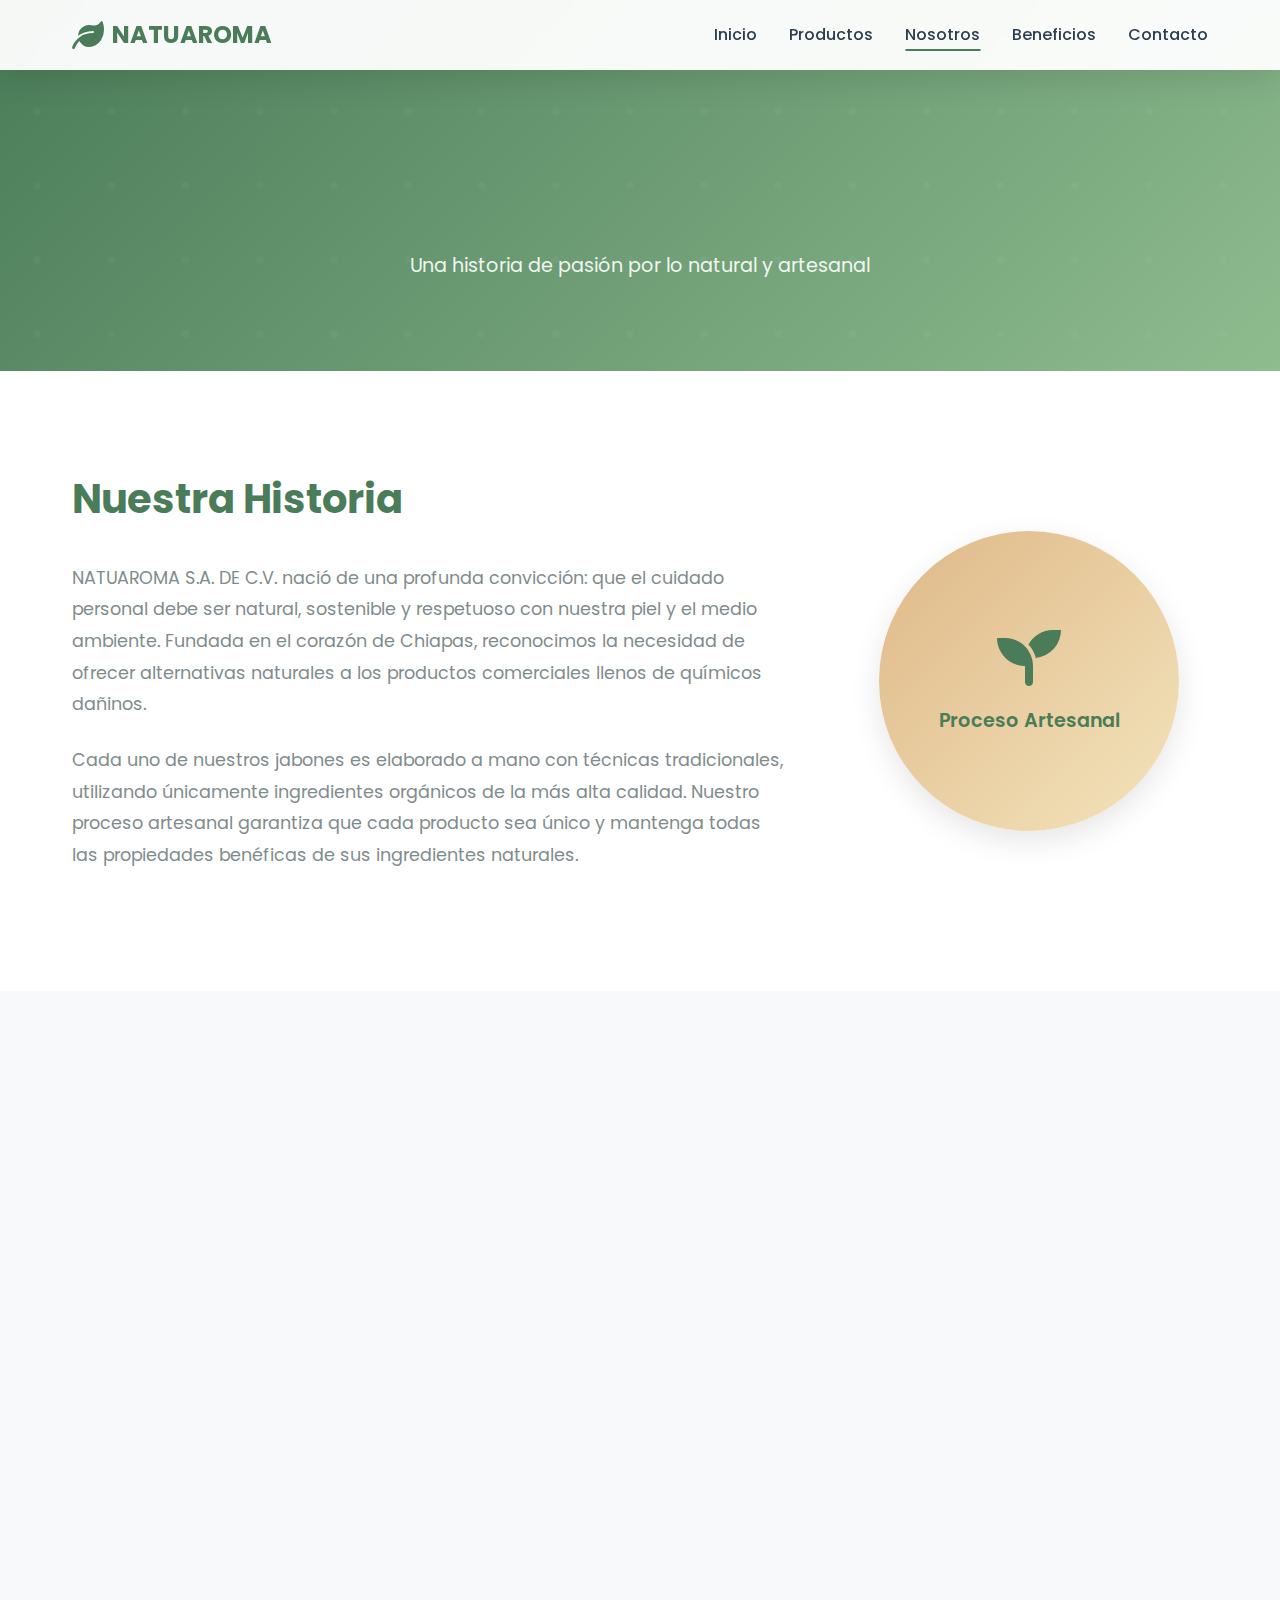
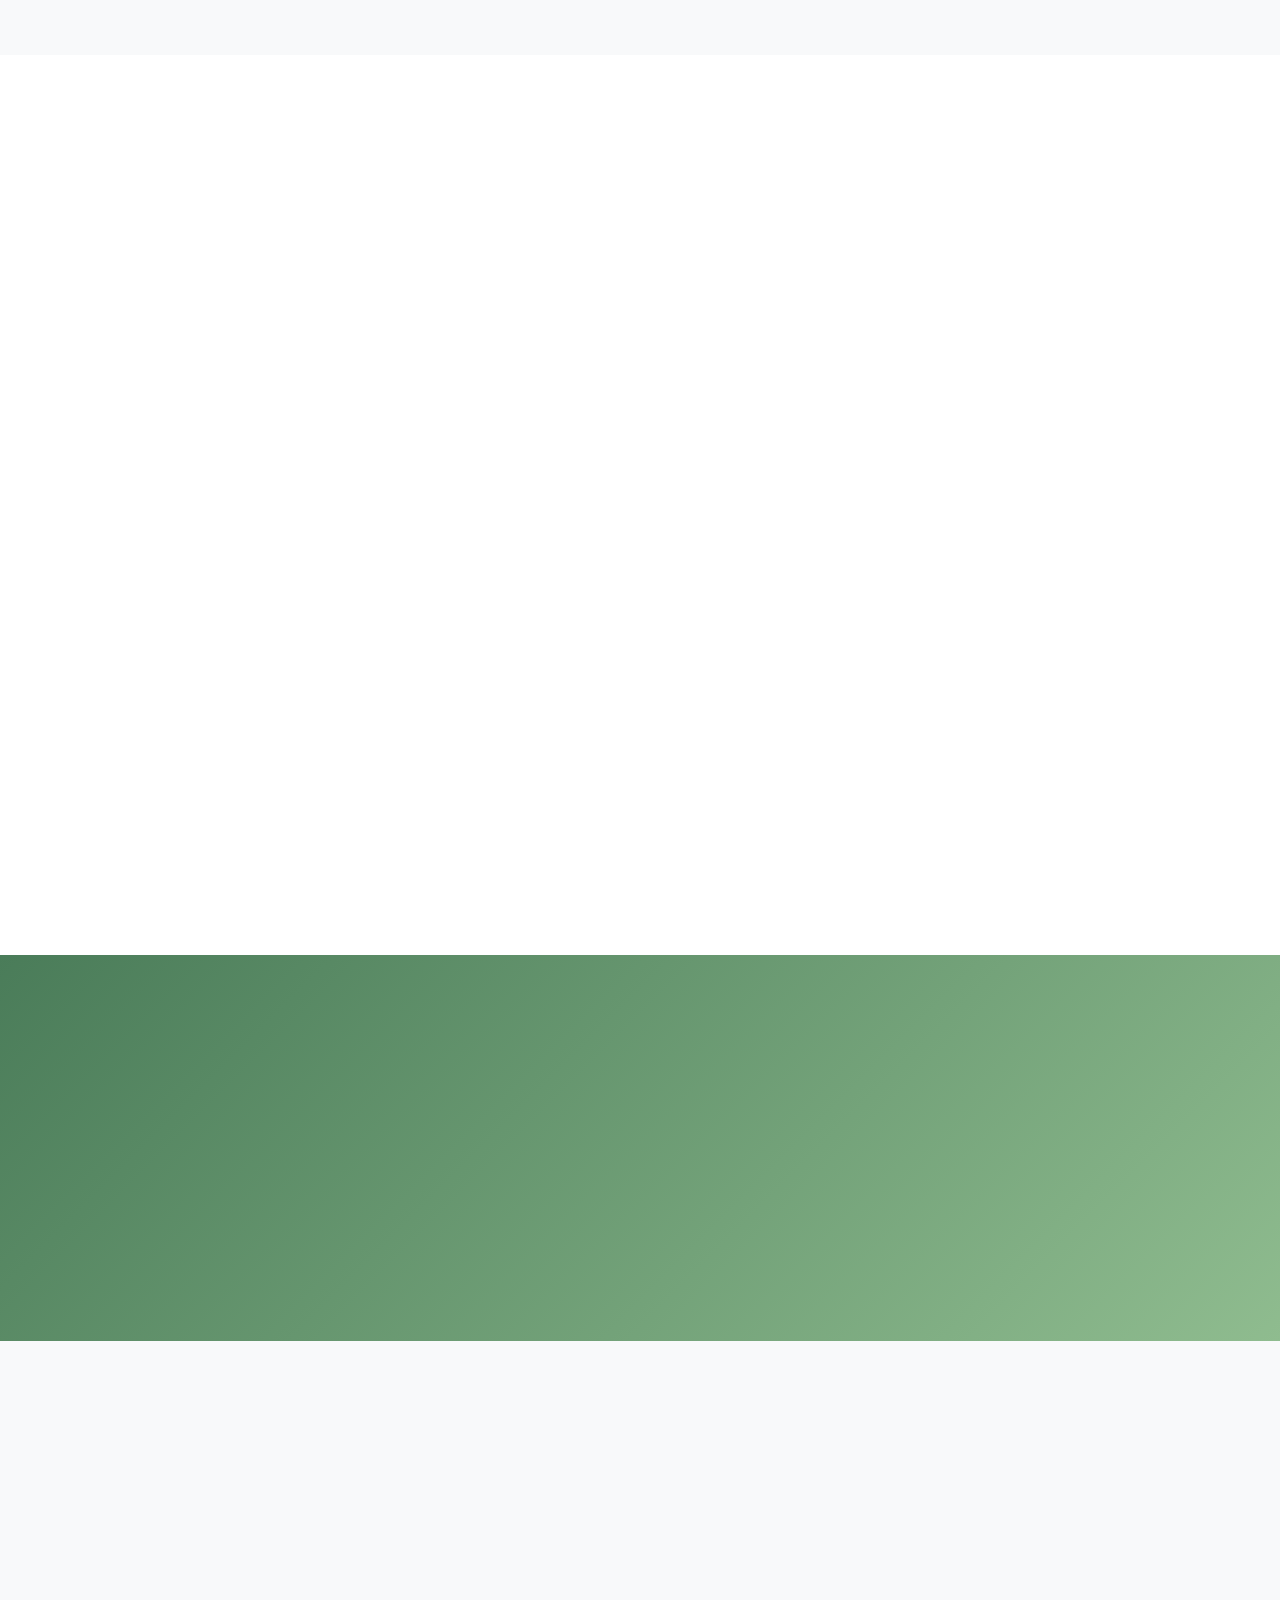
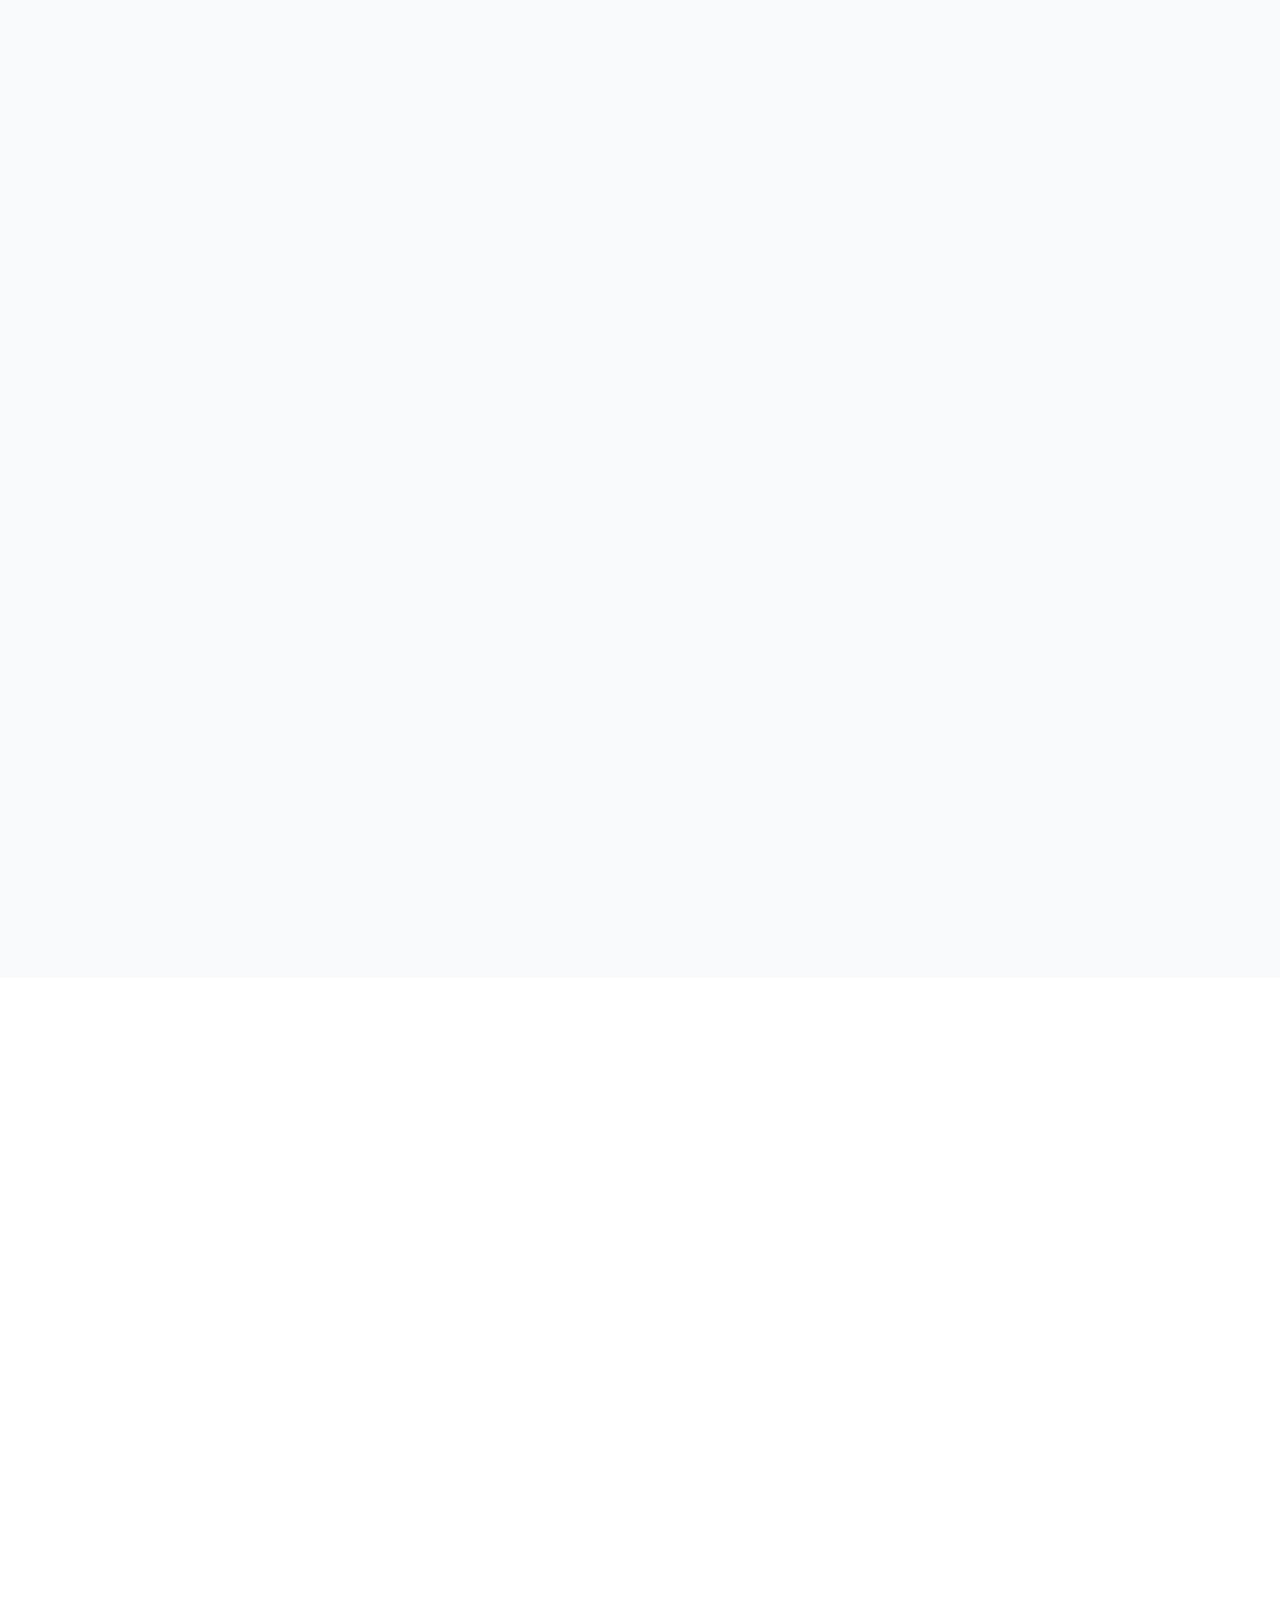
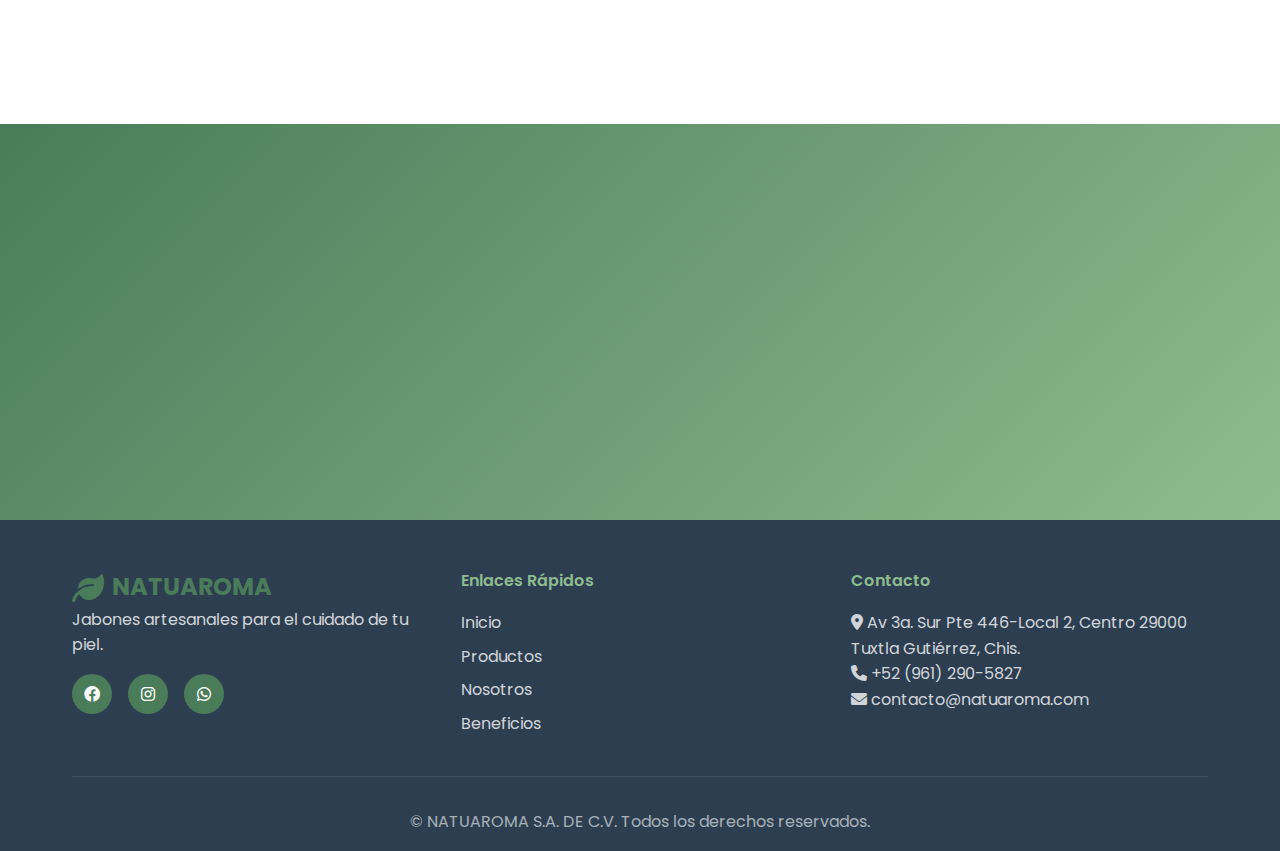
<file: nosotros.html>
<!DOCTYPE html>
<html lang="es">
<head>
    <meta charset="UTF-8">
    <meta name="viewport" content="width=device-width, initial-scale=1.0">
    <title>Nosotros - NATUAROMA S.A. DE C.V.</title>
    <link rel="stylesheet" href="styles.css">
    <link href="https://cdnjs.cloudflare.com/ajax/libs/font-awesome/6.0.0/css/all.min.css" rel="stylesheet">
    <link href="https://fonts.googleapis.com/css2?family=Poppins:wght@300;400;500;600;700&display=swap" rel="stylesheet">
</head>
<body>
    <!-- Header -->
    <header class="header">
        <nav class="navbar">
            <div class="nav-container">
                <div class="logo">
                    <i class="fas fa-leaf"></i>
                    <span>NATUAROMA</span>
                </div>
                <ul class="nav-menu">
                    <li><a href="index.html">Inicio</a></li>
                    <li><a href="productos.html">Productos</a></li>
                    <li><a href="nosotros.html" class="active">Nosotros</a></li>
                    <li><a href="beneficios.html">Beneficios</a></li>
                    <li><a href="contacto.html">Contacto</a></li>
                </ul>
                <div class="hamburger">
                    <span></span>
                    <span></span>
                    <span></span>
                </div>
            </div>
        </nav>
    </header>

    <!-- Page Header -->
    <section class="page-header">
        <div class="container">
            <div class="page-header-content">
                <h1 class="fade-in">Conoce NATUAROMA</h1>
                <p class="fade-in-delay">Una historia de pasión por lo natural y artesanal</p>
                <nav class="breadcrumb fade-in-delay-2">
                    <a href="index.html">Inicio</a>
                    <span>/</span>
                    <span>Nosotros</span>
                </nav>
            </div>
        </div>
    </section>

    <!-- About Section -->
    <section class="about-detailed">
        <div class="container">
            <div class="about-content">
                <div class="about-text animate-on-scroll">
                    <h2>Nuestra Historia</h2>
                    <p>NATUAROMA S.A. DE C.V. nació de una profunda convicción: que el cuidado personal debe ser natural, sostenible y respetuoso con nuestra piel y el medio ambiente. Fundada en el corazón de Chiapas, reconocimos la necesidad de ofrecer alternativas naturales a los productos comerciales llenos de químicos dañinos.</p>
                    
                    <p>Cada uno de nuestros jabones es elaborado a mano con técnicas tradicionales, utilizando únicamente ingredientes orgánicos de la más alta calidad. Nuestro proceso artesanal garantiza que cada producto sea único y mantenga todas las propiedades benéficas de sus ingredientes naturales.</p>
                </div>
                <div class="about-image animate-on-scroll">
                    <div class="image-placeholder">
                        <i class="fas fa-seedling"></i>
                        <span>Proceso Artesanal</span>
                    </div>
                </div>
            </div>
        </div>
    </section>

    <!-- Mission & Vision -->
    <section class="mission-vision">
        <div class="container">
            <div class="mission-vision-grid">
                <div class="mission-card animate-on-scroll">
                    <div class="card-icon">
                        <i class="fas fa-bullseye"></i>
                    </div>
                    <h3>Nuestra Misión</h3>
                    <p>Brindar una alternativa artesanal para el cuidado personal pensada especialmente para las personas con piel sensible y aquellas que buscan reconectar con su bienestar a través de jabones artesanales elaborados con ingredientes regionales que nutren e hidratan, mientras envuelven la piel en aromas y texturas.</p>
                </div>
                <div class="vision-card animate-on-scroll">
                    <div class="card-icon">
                        <i class="fas fa-eye"></i>
                    </div>
                    <h3>Nuestra Visión</h3>
                    <p>Ser una empresa líder en la elaboración de jabones artesanales a nivel local, reconocida por brindar productos naturales que combinan tradición e innovación, comprometida con el bienestar de las personas, el respeto por la piel y el entorno. Junto con un equipo apasionado y orgulloso de su labor, que cree en el poder de lo hecho a mano, en el valor de los ingredientes de nuestra tierra y en el impacto positivo que generamos en cada piel.</p>
                </div>
            </div>
        </div>
    </section>

    <!-- Values -->
    <section class="values">
        <div class="container">
            <div class="section-header">
                <h2 class="section-title">Nuestros Valores</h2>
                <p class="section-subtitle">Los principios que guían cada decisión que tomamos</p>
            </div>
            <div class="values-grid">
                <div class="value-card animate-on-scroll">
                    <div class="value-icon">
                        <i class="fas fa-leaf"></i>
                    </div>
                    <h4>Naturaleza</h4>
                    <p>Respetamos y utilizamos solo ingredientes que la naturaleza nos ofrece, sin aditivos químicos.</p>
                </div>
                <div class="value-card animate-on-scroll">
                    <div class="value-icon">
                        <i class="fas fa-handshake"></i>
                    </div>
                    <h4>Artesanía</h4>
                    <p>Cada producto es elaborado a mano con dedicación, preservando técnicas tradicionales.</p>
                </div>
                <div class="value-card animate-on-scroll">
                    <div class="value-icon">
                        <i class="fas fa-heart"></i>
                    </div>
                    <h4>Calidad</h4>
                    <p>Comprometidos con la excelencia en cada jabón que creamos para nuestros clientes.</p>
                </div>
                <div class="value-card animate-on-scroll">
                    <div class="value-icon">
                        <i class="fas fa-recycle"></i>
                    </div>
                    <h4>Sostenibilidad</h4>
                    <p>Cuidamos el medio ambiente con prácticas responsables y productos biodegradables.</p>
                </div>
                <div class="value-card animate-on-scroll">
                    <div class="value-icon">
                        <i class="fas fa-users"></i>
                    </div>
                    <h4>Comunidad</h4>
                    <p>Apoyamos a productores locales y contribuimos al desarrollo de nuestra región.</p>
                </div>
                <div class="value-card animate-on-scroll">
                    <div class="value-icon">
                        <i class="fas fa-star"></i>
                    </div>
                    <h4>Innovación</h4>
                    <p>Buscamos constantemente nuevas fórmulas naturales para mejorar nuestros productos.</p>
                </div>
            </div>
        </div>
    </section>

    <!-- Stats Section -->
    <section class="stats-section">
        <div class="container">
            <div class="stats-grid">
                <div class="stat-card animate-on-scroll">
                    <div class="stat-number">100%</div>
                    <div class="stat-label">Natural</div>
                    <p>Todos nuestros ingredientes son orgánicos y naturales</p>
                </div>
                <div class="stat-card animate-on-scroll">
                    <div class="stat-number">8</div>
                    <div class="stat-label">Variedades</div>
                    <p>Diferentes tipos de jabones para cada necesidad</p>
                </div>
                <div class="stat-card animate-on-scroll">
                    <div class="stat-number">500+</div>
                    <div class="stat-label">Clientes Satisfechos</div>
                    <p>Personas que confían en nuestros productos</p>
                </div>
                <div class="stat-card animate-on-scroll">
                    <div class="stat-number">0</div>
                    <div class="stat-label">Químicos Dañinos</div>
                    <p>Sin parabenos, sulfatos ni conservantes artificiales</p>
                </div>
            </div>
        </div>
    </section>

    <!-- Process Section -->
    <section class="process">
        <div class="container">
            <div class="section-header">
                <h2 class="section-title">Nuestro Proceso Artesanal</h2>
                <p class="section-subtitle">Cada paso cuidadosamente diseñado para la máxima calidad</p>
            </div>
            <div class="process-steps">
                <div class="process-step animate-on-scroll">
                    <div class="step-number">1</div>
                    <div class="step-content">
                        <h4>Selección de Ingredientes</h4>
                        <p>Elegimos cuidadosamente ingredientes orgánicos de la más alta calidad, trabajando con proveedores locales cuando es posible.</p>
                    </div>
                </div>
                <div class="process-step animate-on-scroll">
                    <div class="step-number">2</div>
                    <div class="step-content">
                        <h4>Preparación Artesanal</h4>
                        <p>Mezclamos los ingredientes siguiendo recetas tradicionales, respetando los tiempos y temperaturas ideales.</p>
                    </div>
                </div>
                <div class="process-step animate-on-scroll">
                    <div class="step-number">3</div>
                    <div class="step-content">
                        <h4>Moldeado a Mano</h4>
                        <p>Cada jabón es moldeado individualmente, garantizando formas únicas y atención al detalle.</p>
                    </div>
                </div>
                <div class="process-step animate-on-scroll">
                    <div class="step-number">4</div>
                    <div class="step-content">
                        <h4>Curado Natural</h4>
                        <p>Dejamos que los jabones curen naturalmente durante 4-6 semanas para lograr la consistencia perfecta.</p>
                    </div>
                </div>
                <div class="process-step animate-on-scroll">
                    <div class="step-number">5</div>
                    <div class="step-content">
                        <h4>Control de Calidad</h4>
                        <p>Cada jabón es inspeccionado cuidadosamente antes de ser empaquetado de manera sostenible.</p>
                    </div>
                </div>
            </div>
        </div>
    </section>

    <!-- Team Section -->
    <section class="team">
        <div class="container">
            <div class="section-header">
                <h2 class="section-title">Nuestro Equipo</h2>
                <p class="section-subtitle">Las personas apasionadas detrás de NATUAROMA</p>
            </div>
            <div class="team-grid">
                <div class="team-member animate-on-scroll">
                    <div class="member-photo">
                        <i class="fas fa-user-tie"></i>
                    </div>
                    <div class="member-info">
                        <h4>Odalys Altunar</h4>
                        <p class="member-role">Fundadora & CEO</p>
                        <p class="member-description">Estudiante de administración apasionada por el emprendimiento sostenible y los productos naturales.</p>
                    </div>
                </div>
                <div class="team-member animate-on-scroll">
                    <div class="member-photo">
                        <i class="fas fa-user-graduate"></i>
                    </div>
                    <div class="member-info">
                        <h4>Ángel González</h4>
                        <p class="member-role">Director de Producción</p>
                        <p class="member-description">Experto en procesos artesanales con conocimiento profundo en ingredientes naturales.</p>
                    </div>
                </div>
                <div class="team-member animate-on-scroll">
                    <div class="member-photo">
                        <i class="fas fa-user-friends"></i>
                    </div>
                    <div class="member-info">
                        <h4>Adriana Sánchez </h4>
                        <h4>Sheyla Roblero</h4>                 
                        <p class="member-role">Especialistas en Marketing</p>
                        <p class="member-description">Encargadas de conectar con nuestros clientes y comunicar los beneficios de lo natural.</p>
                    </div>
                </div>
            </div>
        </div>
    </section>

    <!-- Call to Action -->
    <section class="cta-section">
        <div class="container">
            <div class="cta-content animate-on-scroll">
                <h2>¿Quieres ser parte de nuestra historia?</h2>
                <p>Únete a la comunidad NATUAROMA y descubre la diferencia de lo natural</p>
                <div class="cta-buttons">
                    <a href="productos.html" class="btn-primary">Ver Productos</a>
                    <a href="contacto.html" class="btn-secondary">Contáctanos</a>
                </div>
            </div>
        </div>
    </section>

    <!-- Footer -->
    <footer class="footer">
        <div class="container">
            <div class="footer-content">
                <div class="footer-section">
                    <div class="logo">
                        <i class="fas fa-leaf"></i>
                        <span>NATUAROMA</span>
                    </div>
                    <p>Jabones artesanales para el cuidado de tu piel.</p>
                    <div class="social-links">
                        <a href="#"><i class="fab fa-facebook"></i></a>
                        <a href="#"><i class="fab fa-instagram"></i></a>
                        <a href="#"><i class="fab fa-whatsapp"></i></a>
                    </div>
                </div>
                <div class="footer-section">
                    <h4>Enlaces Rápidos</h4>
                    <ul>
                        <li><a href="index.html">Inicio</a></li>
                        <li><a href="productos.html">Productos</a></li>
                        <li><a href="nosotros.html">Nosotros</a></li>
                        <li><a href="beneficios.html">Beneficios</a></li>
                    </ul>
                </div>
                <div class="footer-section">
                    <h4>Contacto</h4>
                    <p><i class="fas fa-map-marker-alt"></i>  Av 3a. Sur Pte 446-Local 2, Centro 29000 Tuxtla Gutiérrez, Chis. </p>
                    <p><i class="fas fa-phone"></i> +52 (961) 290-5827</p>
                    <p><i class="fas fa-envelope"></i> contacto@natuaroma.com</p>
                </div>
            </div>
            <div class="footer-bottom">
                <p>&copy; NATUAROMA S.A. DE C.V. Todos los derechos reservados.</p>
            </div>
        </div>
    </footer>

    <script src="script.js"></script>
</body>
</html>
</file>
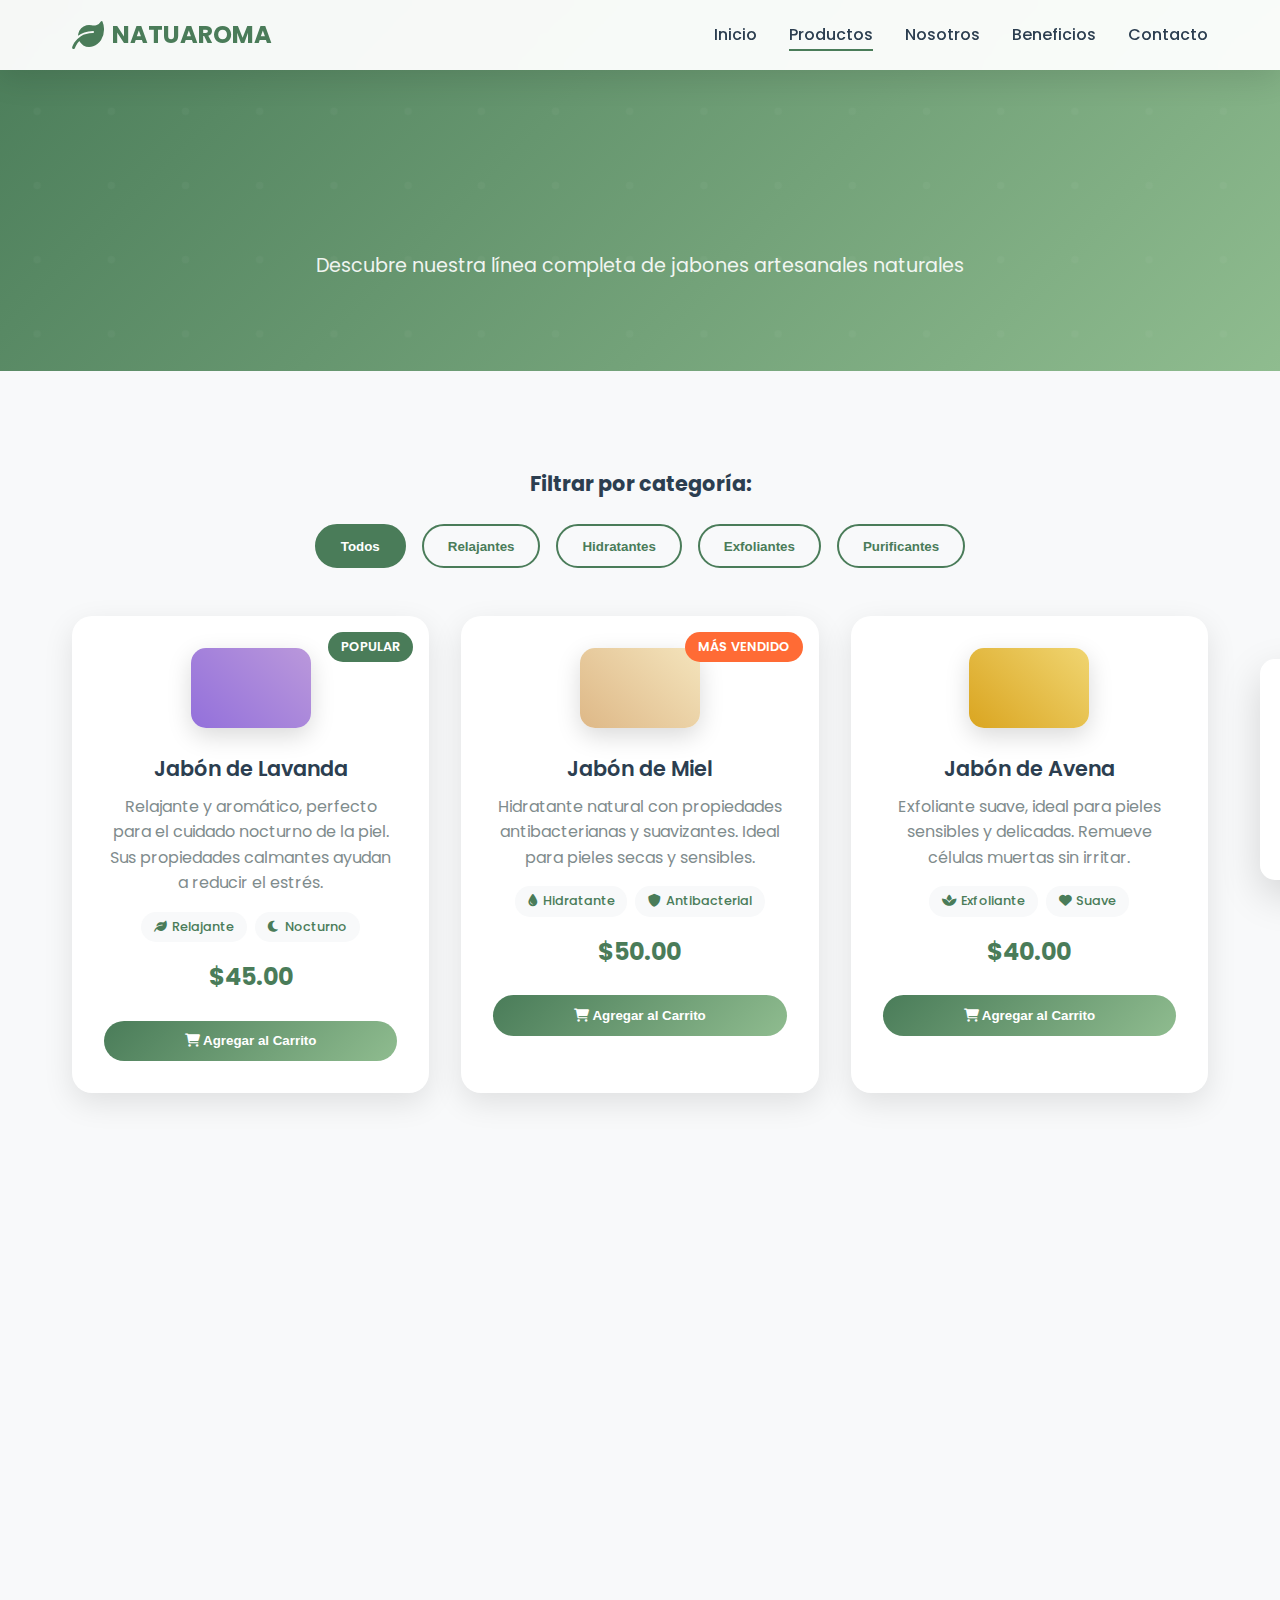
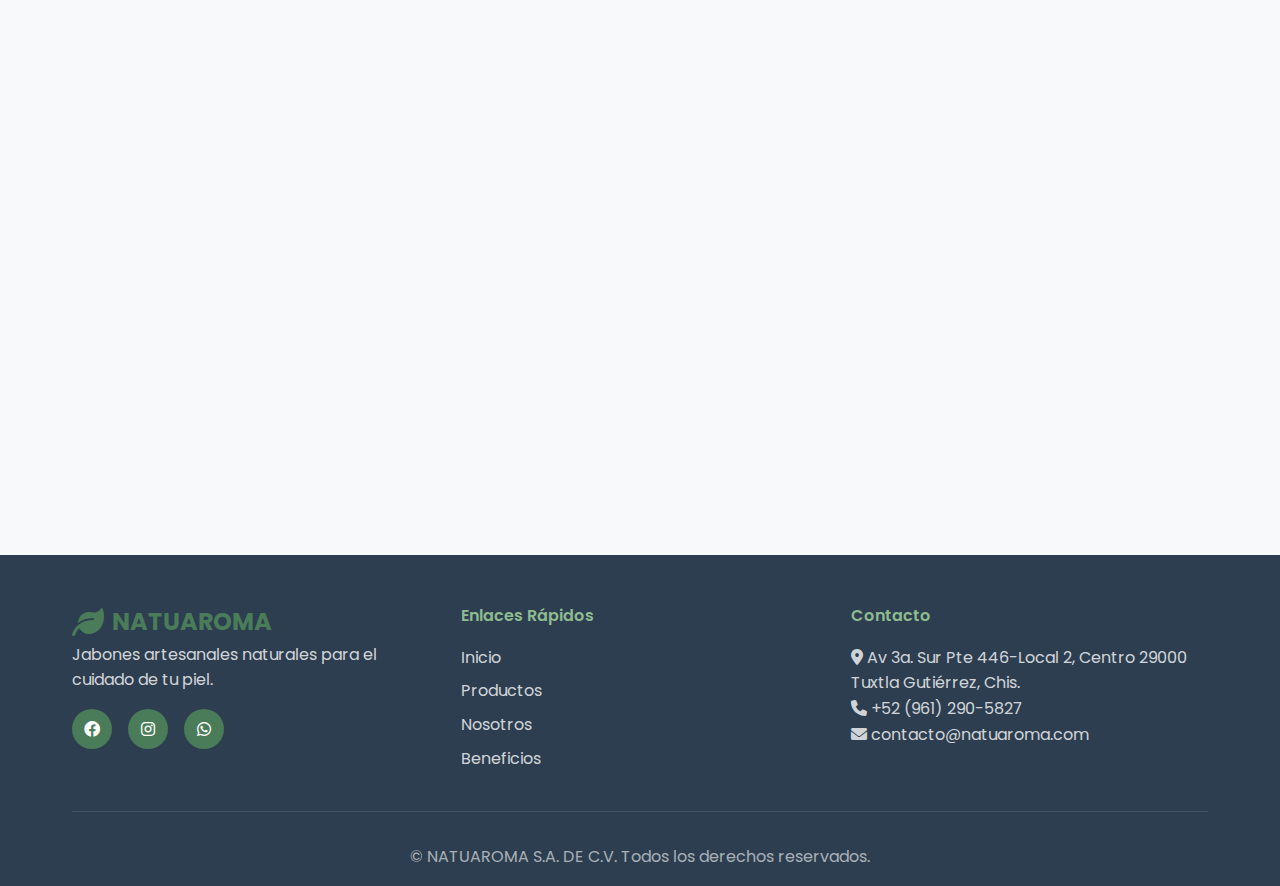
<file: productos.html>
<!DOCTYPE html>
<html lang="es">
<head>
    <meta charset="UTF-8">
    <meta name="viewport" content="width=device-width, initial-scale=1.0">
    <title>Productos - NATUAROMA S.A. DE C.V.</title>
    <link rel="stylesheet" href="styles.css">
    <link href="https://cdnjs.cloudflare.com/ajax/libs/font-awesome/6.0.0/css/all.min.css" rel="stylesheet">
    <link href="https://fonts.googleapis.com/css2?family=Poppins:wght@300;400;500;600;700&display=swap" rel="stylesheet">
</head>
<body>
    <!-- Header -->
    <header class="header">
        <nav class="navbar">
            <div class="nav-container">
                <div class="logo">
                    <i class="fas fa-leaf"></i>
                    <span>NATUAROMA</span>
                </div>
                <ul class="nav-menu">
                    <li><a href="index.html">Inicio</a></li>
                    <li><a href="productos.html" class="active">Productos</a></li>
                    <li><a href="nosotros.html">Nosotros</a></li>
                    <li><a href="beneficios.html">Beneficios</a></li>
                    <li><a href="contacto.html">Contacto</a></li>
                </ul>
                <div class="hamburger">
                    <span></span>
                    <span></span>
                    <span></span>
                </div>
            </div>
        </nav>
    </header>

    <!-- Page Header -->
    <section class="page-header">
        <div class="container">
            <div class="page-header-content">
                <h1 class="fade-in">Nuestros Productos</h1>
                <p class="fade-in-delay">Descubre nuestra línea completa de jabones artesanales naturales</p>
                <nav class="breadcrumb fade-in-delay-2">
                    <a href="index.html">Inicio</a>
                    <span>/</span>
                    <span>Productos</span>
                </nav>
            </div>
        </div>
    </section>

    <!-- Products Section -->
    <section class="products">
        <div class="container">
            <!-- Filter Section -->
            <div class="products-filter">
                <h3>Filtrar por categoría:</h3>
                <div class="filter-buttons">
                    <button class="filter-btn active" data-filter="all">Todos</button>
                    <button class="filter-btn" data-filter="relaxante">Relajantes</button>
                    <button class="filter-btn" data-filter="hidratante">Hidratantes</button>
                    <button class="filter-btn" data-filter="exfoliante">Exfoliantes</button>
                    <button class="filter-btn" data-filter="purificante">Purificantes</button>
                </div>
            </div>

            <!-- Products Grid -->
            <div class="products-grid">
                <div class="product-card animate-on-scroll" data-category="relaxante">
                    <div class="product-image">
                        <div class="soap-visual lavanda"></div>
                        <div class="product-badge">Popular</div>
                    </div>
                    <div class="product-info">
                        <h3>Jabón de Lavanda</h3>
                        <p>Relajante y aromático, perfecto para el cuidado nocturno de la piel. Sus propiedades calmantes ayudan a reducir el estrés.</p>
                        <div class="product-benefits">
                            <span><i class="fas fa-leaf"></i> Relajante</span>
                            <span><i class="fas fa-moon"></i> Nocturno</span>
                        </div>
                        <div class="product-price">$45.00</div>
                        <button class="btn-product">
                            <i class="fas fa-shopping-cart"></i>
                            Agregar al Carrito
                        </button>
                    </div>
                </div>

                <div class="product-card animate-on-scroll" data-category="hidratante">
                    <div class="product-image">
                        <div class="soap-visual miel"></div>
                        <div class="product-badge bestseller">Más vendido</div>
                    </div>
                    <div class="product-info">
                        <h3>Jabón de Miel</h3>
                        <p>Hidratante natural con propiedades antibacterianas y suavizantes. Ideal para pieles secas y sensibles.</p>
                        <div class="product-benefits">
                            <span><i class="fas fa-droplet"></i> Hidratante</span>
                            <span><i class="fas fa-shield-alt"></i> Antibacterial</span>
                        </div>
                        <div class="product-price">$50.00</div>
                        <button class="btn-product">
                            <i class="fas fa-shopping-cart"></i>
                            Agregar al Carrito
                        </button>
                    </div>
                </div>

                <div class="product-card animate-on-scroll" data-category="exfoliante">
                    <div class="product-image">
                        <div class="soap-visual avena"></div>
                    </div>
                    <div class="product-info">
                        <h3>Jabón de Avena</h3>
                        <p>Exfoliante suave, ideal para pieles sensibles y delicadas. Remueve células muertas sin irritar.</p>
                        <div class="product-benefits">
                            <span><i class="fas fa-spa"></i> Exfoliante</span>
                            <span><i class="fas fa-heart"></i> Suave</span>
                        </div>
                        <div class="product-price">$40.00</div>
                        <button class="btn-product">
                            <i class="fas fa-shopping-cart"></i>
                            Agregar al Carrito
                        </button>
                    </div>
                </div>

                <div class="product-card animate-on-scroll" data-category="purificante">
                    <div class="product-image">
                        <div class="soap-visual carbon"></div>
                        <div class="product-badge new">Nuevo</div>
                    </div>
                    <div class="product-info">
                        <h3>Jabón de Carbón Activado</h3>
                        <p>Purificante y detox, perfecto para pieles grasas y mixtas. Absorbe impurezas y controla la grasa.</p>
                        <div class="product-benefits">
                            <span><i class="fas fa-magic"></i> Detox</span>
                            <span><i class="fas fa-balance-scale"></i> Control grasa</span>
                        </div>
                        <div class="product-price">$55.00</div>
                        <button class="btn-product">
                            <i class="fas fa-shopping-cart"></i>
                            Agregar al Carrito
                        </button>
                    </div>
                </div>

                <div class="product-card animate-on-scroll" data-category="hidratante">
                    <div class="product-image">
                        <div class="soap-visual aloe"></div>
                    </div>
                    <div class="product-info">
                        <h3>Jabón de Aloe Vera</h3>
                        <p>Ultra hidratante y calmante, perfecto para pieles irritadas o con quemaduras solares.</p>
                        <div class="product-benefits">
                            <span><i class="fas fa-leaf"></i> Calmante</span>
                            <span><i class="fas fa-sun"></i> Post-solar</span>
                        </div>
                        <div class="product-price">$48.00</div>
                        <button class="btn-product">
                            <i class="fas fa-shopping-cart"></i>
                            Agregar al Carrito
                        </button>
                    </div>
                </div>

                <div class="product-card animate-on-scroll" data-category="exfoliante">
                    <div class="product-image">
                        <div class="soap-visual cafe"></div>
                    </div>
                    <div class="product-info">
                        <h3>Jabón de Café</h3>
                        <p>Exfoliante energizante con cafeína natural. Estimula la circulación y combate la celulitis.</p>
                        <div class="product-benefits">
                            <span><i class="fas fa-bolt"></i> Energizante</span>
                            <span><i class="fas fa-circulation"></i> Circulación</span>
                        </div>
                        <div class="product-price">$52.00</div>
                        <button class="btn-product">
                            <i class="fas fa-shopping-cart"></i>
                            Agregar al Carrito
                        </button>
                    </div>
                </div>

                <div class="product-card animate-on-scroll" data-category="relaxante">
                    <div class="product-image">
                        <div class="soap-visual manzanilla"></div>
                    </div>
                    <div class="product-info">
                        <h3>Jabón de Manzanilla</h3>
                        <p>Suavizante y antiinflamatorio, ideal para pieles sensibles y bebés. Aroma relajante natural.</p>
                        <div class="product-benefits">
                            <span><i class="fas fa-baby"></i> Para bebés</span>
                            <span><i class="fas fa-feather-alt"></i> Suave</span>
                        </div>
                        <div class="product-price">$42.00</div>
                        <button class="btn-product">
                            <i class="fas fa-shopping-cart"></i>
                            Agregar al Carrito
                        </button>
                    </div>
                </div>

                <div class="product-card animate-on-scroll" data-category="purificante">
                    <div class="product-image">
                        <div class="soap-visual te-verde"></div>
                    </div>
                    <div class="product-info">
                        <h3>Jabón de Té Verde</h3>
                        <p>Antioxidante y purificante, rico en vitaminas. Protege contra el envejecimiento prematuro.</p>
                        <div class="product-benefits">
                            <span><i class="fas fa-shield-alt"></i> Antioxidante</span>
                            <span><i class="fas fa-clock"></i> Anti-edad</span>
                        </div>
                        <div class="product-price">$47.00</div>
                        <button class="btn-product">
                            <i class="fas fa-shopping-cart"></i>
                            Agregar al Carrito
                        </button>
                    </div>
                </div>
            </div>

            <!-- Shopping Cart Summary -->
            <div class="cart-summary">
                <div class="cart-info">
                    <h3>Carrito de Compras</h3>
                    <div class="cart-items">
                        <p>No hay productos en el carrito</p>
                    </div>
                    <div class="cart-total">
                        <strong>Total: $0.00</strong>
                    </div>
                    <button class="btn-checkout" disabled>
                        <i class="fas fa-credit-card"></i>
                        Proceder al Pago
                    </button>
                </div>
            </div>
        </div>
    </section>

    <!-- Footer -->
    <footer class="footer">
        <div class="container">
            <div class="footer-content">
                <div class="footer-section">
                    <div class="logo">
                        <i class="fas fa-leaf"></i>
                        <span>NATUAROMA</span>
                    </div>
                    <p>Jabones artesanales naturales para el cuidado de tu piel.</p>
                    <div class="social-links">
                        <a href="#"><i class="fab fa-facebook"></i></a>
                        <a href="#"><i class="fab fa-instagram"></i></a>
                        <a href="#"><i class="fab fa-whatsapp"></i></a>
                    </div>
                </div>
                <div class="footer-section">
                    <h4>Enlaces Rápidos</h4>
                    <ul>
                        <li><a href="index.html">Inicio</a></li>
                        <li><a href="productos.html">Productos</a></li>
                        <li><a href="nosotros.html">Nosotros</a></li>
                        <li><a href="beneficios.html">Beneficios</a></li>
                    </ul>
                </div>
                <div class="footer-section">
                    <h4>Contacto</h4>
                    <p><i class="fas fa-map-marker-alt"></i>  Av 3a. Sur Pte 446-Local 2, Centro 29000 Tuxtla Gutiérrez, Chis.  </p>
                    <p><i class="fas fa-phone"></i> +52 (961) 290-5827</p>
                    <p><i class="fas fa-envelope"></i> contacto@natuaroma.com</p>
                </div>
            </div>
            <div class="footer-bottom">
                <p>&copy; NATUAROMA S.A. DE C.V. Todos los derechos reservados.</p>
            </div>
        </div>
    </footer>

    <script src="script.js"></script>
</body>
</html>
</file>
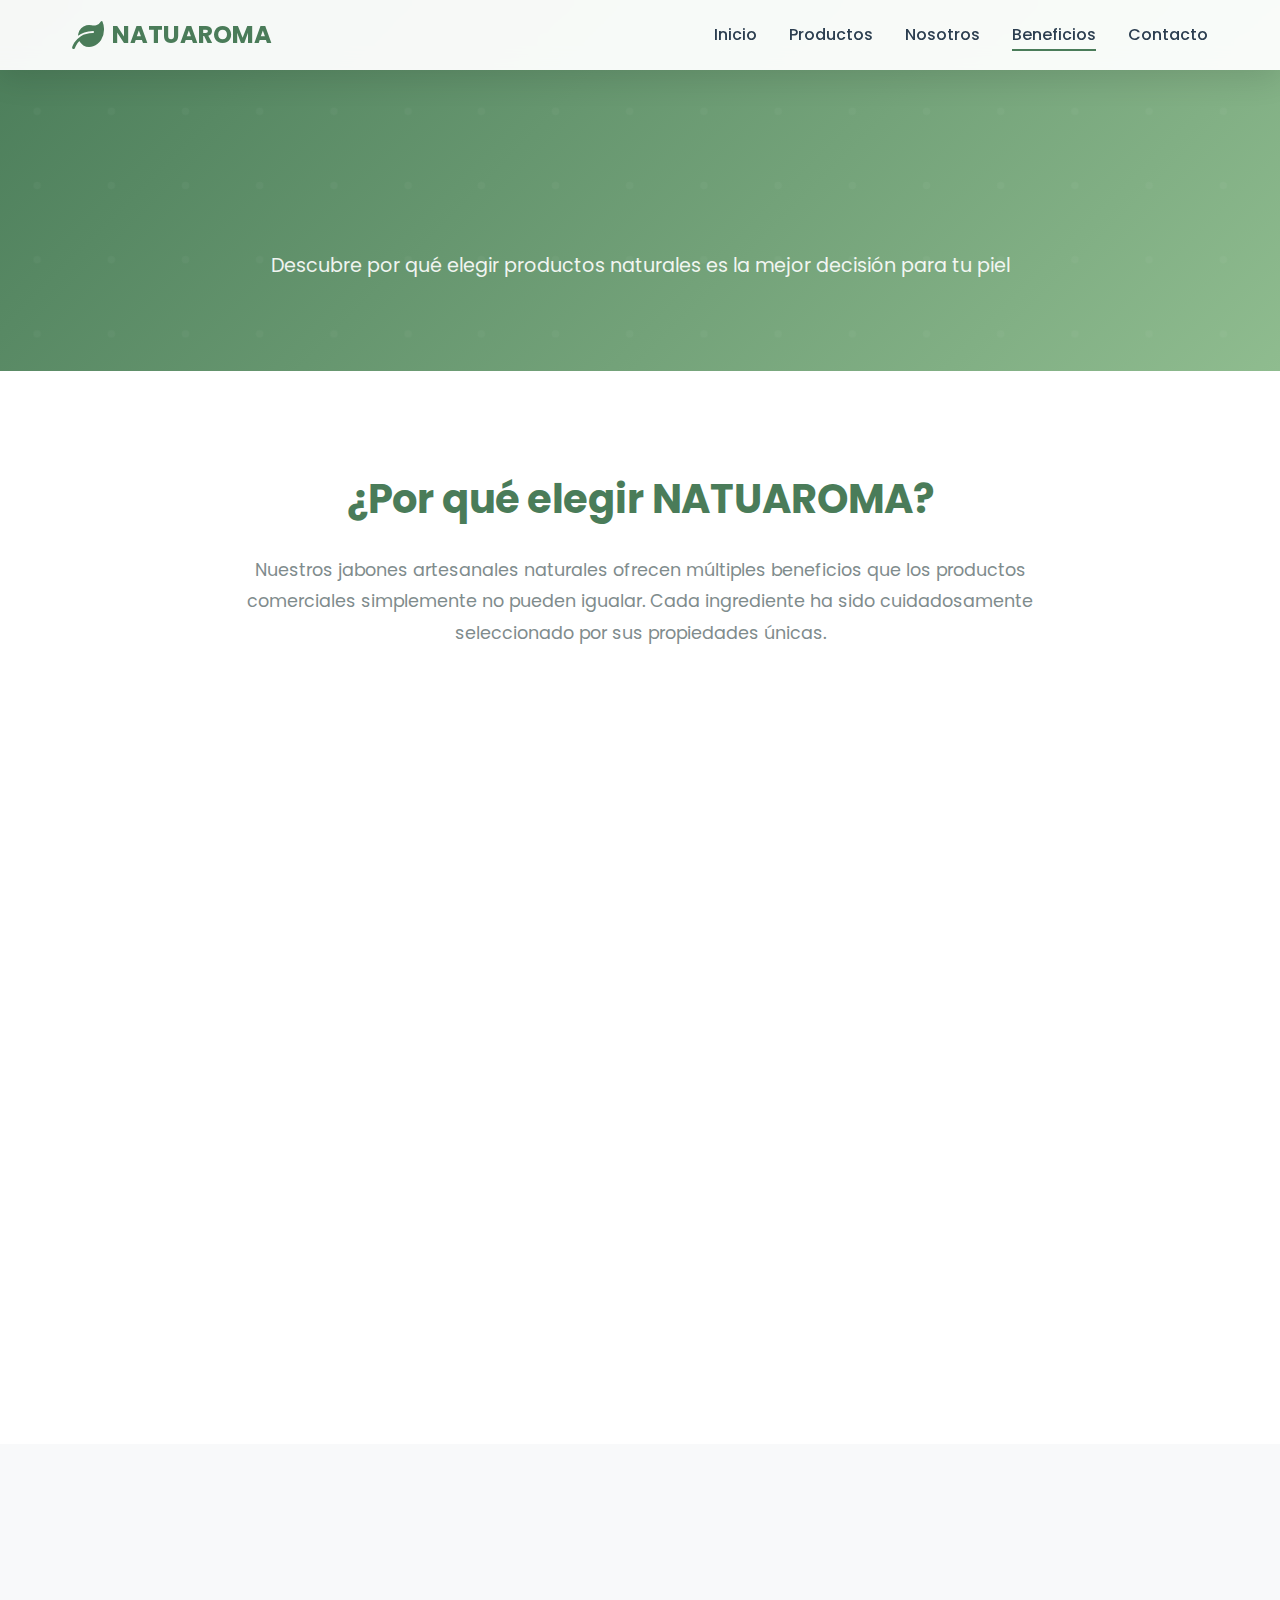
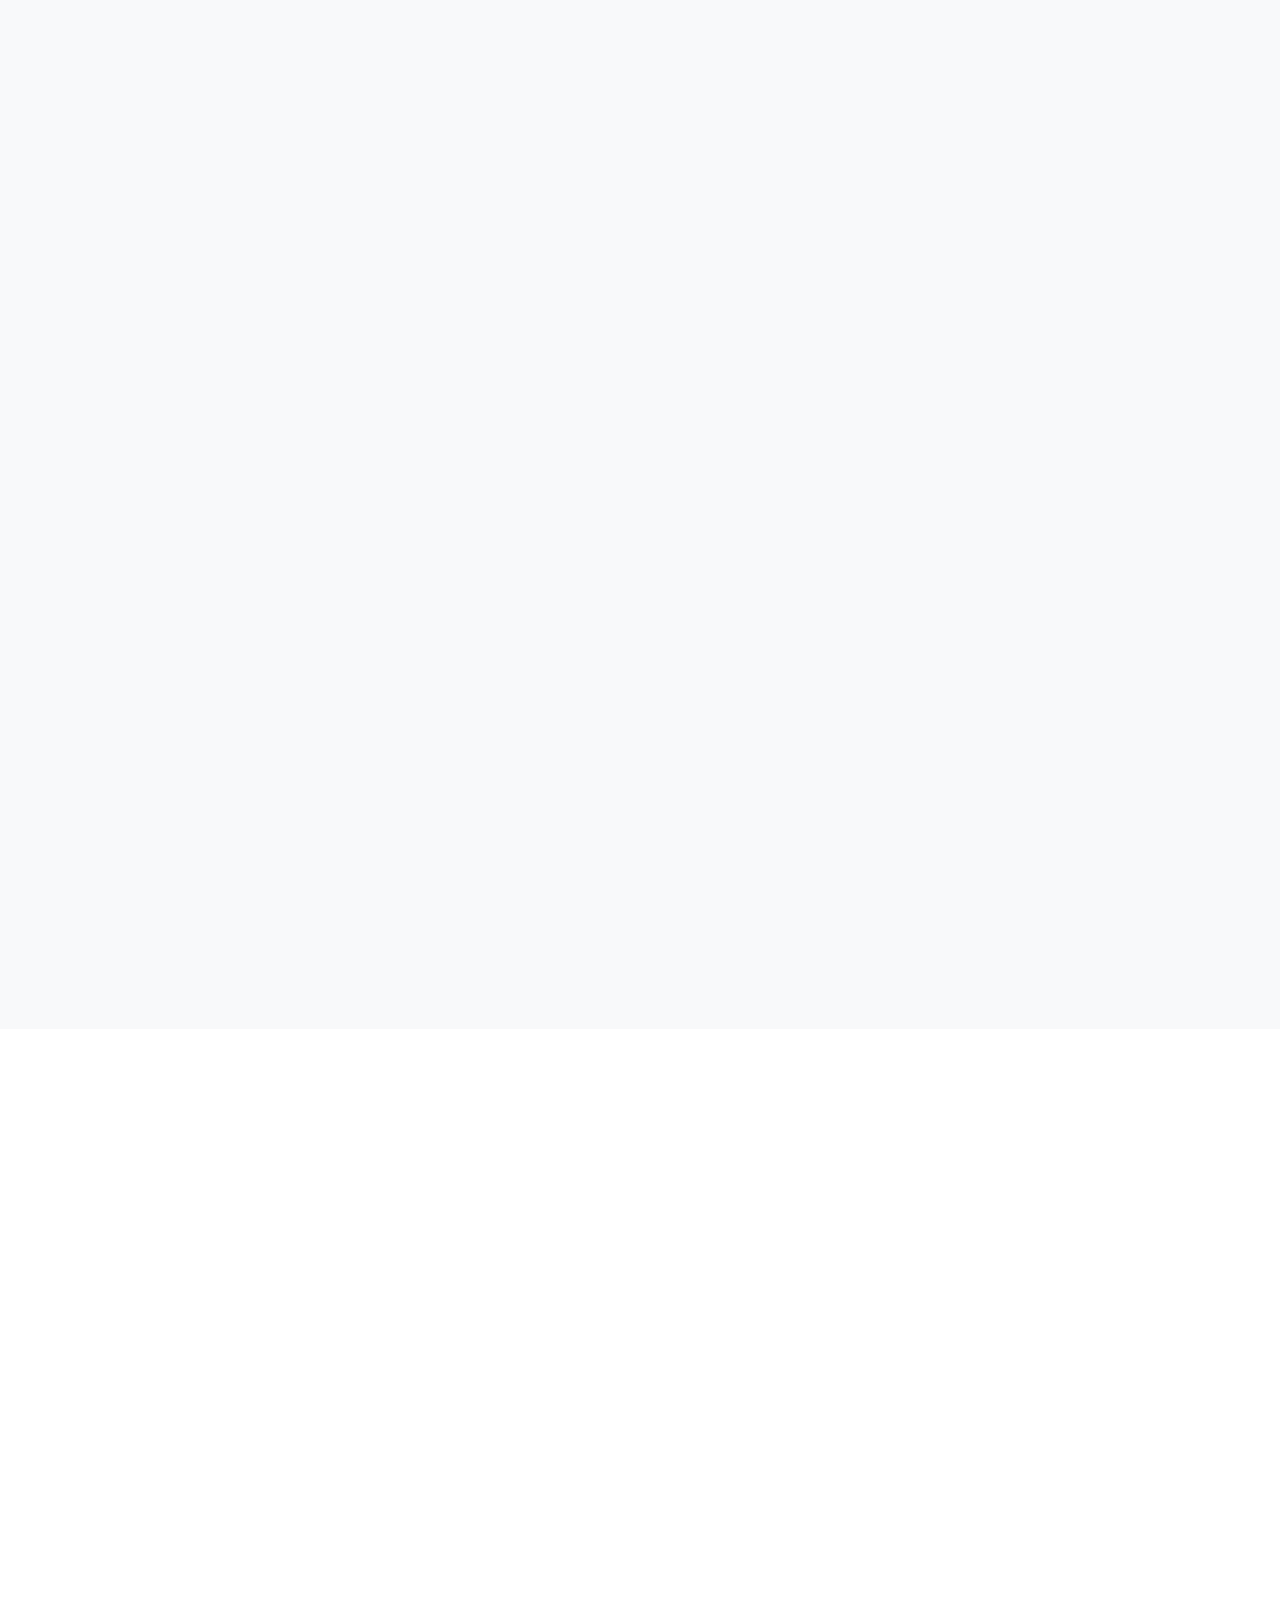
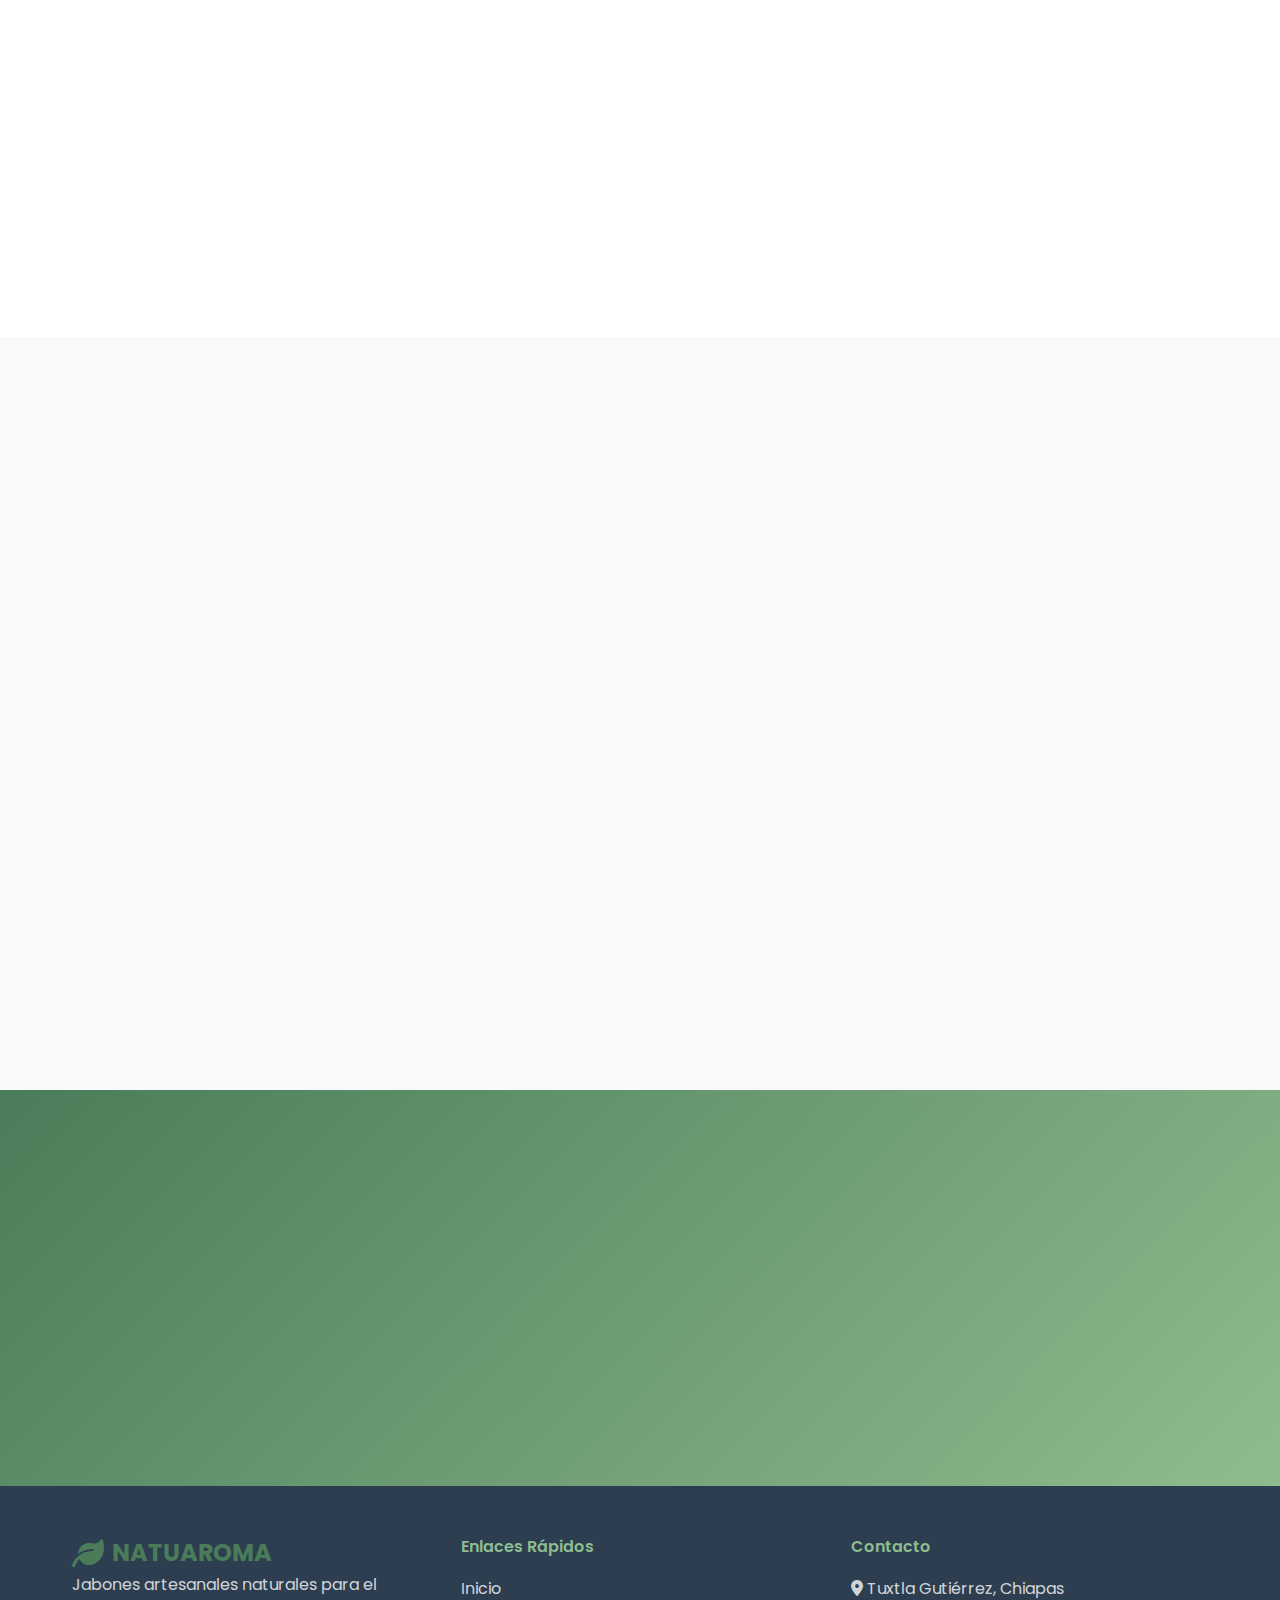
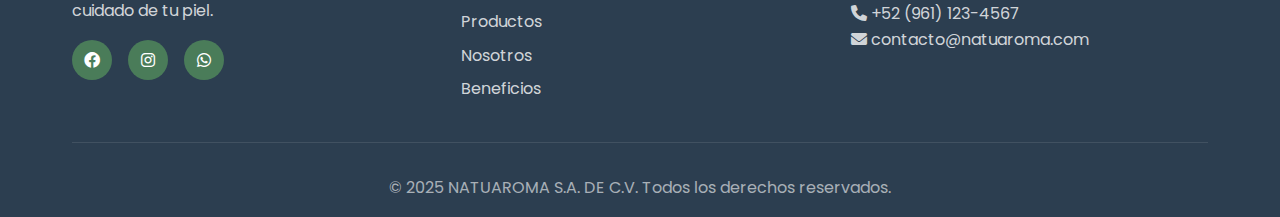
<file: PÁGINA WEB JABONES ARTESANALES/beneficios.html>
<!DOCTYPE html>
<html lang="es">
<head>
    <meta charset="UTF-8">
    <meta name="viewport" content="width=device-width, initial-scale=1.0">
    <title>Beneficios - NATUAROMA S.A. DE C.V.</title>
    <link rel="stylesheet" href="styles.css">
    <link href="https://cdnjs.cloudflare.com/ajax/libs/font-awesome/6.0.0/css/all.min.css" rel="stylesheet">
    <link href="https://fonts.googleapis.com/css2?family=Poppins:wght@300;400;500;600;700&display=swap" rel="stylesheet">
</head>
<body>
    <!-- Header -->
    <header class="header">
        <nav class="navbar">
            <div class="nav-container">
                <div class="logo">
                    <i class="fas fa-leaf"></i>
                    <span>NATUAROMA</span>
                </div>
                <ul class="nav-menu">
                    <li><a href="index.html">Inicio</a></li>
                    <li><a href="productos.html">Productos</a></li>
                    <li><a href="nosotros.html">Nosotros</a></li>
                    <li><a href="beneficios.html" class="active">Beneficios</a></li>
                    <li><a href="contacto.html">Contacto</a></li>
                </ul>
                <div class="hamburger">
                    <span></span>
                    <span></span>
                    <span></span>
                </div>
            </div>
        </nav>
    </header>

    <!-- Page Header -->
    <section class="page-header">
        <div class="container">
            <div class="page-header-content">
                <h1 class="fade-in">Beneficios de lo Natural</h1>
                <p class="fade-in-delay">Descubre por qué elegir productos naturales es la mejor decisión para tu piel</p>
                <nav class="breadcrumb fade-in-delay-2">
                    <a href="index.html">Inicio</a>
                    <span>/</span>
                    <span>Beneficios</span>
                </nav>
            </div>
        </div>
    </section>

    <!-- Main Benefits -->
    <section class="main-benefits">
        <div class="container">
            <div class="benefits-intro animate-on-scroll">
                <h2>¿Por qué elegir NATUAROMA?</h2>
                <p>Nuestros jabones artesanales naturales ofrecen múltiples beneficios que los productos comerciales simplemente no pueden igualar. Cada ingrediente ha sido cuidadosamente seleccionado por sus propiedades únicas.</p>
            </div>
            
            <div class="benefits-grid">
                <div class="benefit-card animate-on-scroll">
                    <div class="benefit-icon">
                        <i class="fas fa-leaf"></i>
                    </div>
                    <h3>100% Ingredientes Naturales</h3>
                    <p>Sin químicos dañinos, parabenos, sulfatos o conservantes artificiales. Solo la pureza que la naturaleza nos ofrece para cuidar tu piel de manera gentil y efectiva.</p>
                    <ul class="benefit-list">
                        <li><i class="fas fa-check"></i> Sin parabenos</li>
                        <li><i class="fas fa-check"></i> Sin sulfatos</li>
                        <li><i class="fas fa-check"></i> Sin conservantes artificiales</li>
                        <li><i class="fas fa-check"></i> Biodegradable</li>
                    </ul>
                </div>

                <div class="benefit-card animate-on-scroll">
                    <div class="benefit-icon">
                        <i class="fas fa-heart"></i>
                    </div>
                    <h3>Cuidado Premium para tu Piel</h3>
                    <p>Nuestras fórmulas naturales nutren, hidratan y protegen tu piel manteniendo su equilibrio natural. Cada ingrediente aporta beneficios específicos.</p>
                    <ul class="benefit-list">
                        <li><i class="fas fa-check"></i> Hidratación profunda</li>
                        <li><i class="fas fa-check"></i> Nutrición natural</li>
                        <li><i class="fas fa-check"></i> Mantiene el pH natural</li>
                        <li><i class="fas fa-check"></i> Para todos los tipos de piel</li>
                    </ul>
                </div>

                <div class="benefit-card animate-on-scroll">
                    <div class="benefit-icon">
                        <i class="fas fa-recycle"></i>
                    </div>
                    <h3>Comprometidos con el Planeta</h3>
                    <p>Nuestros productos son completamente biodegradables y nuestro empaque es eco-friendly. Cuidamos tu piel y el medio ambiente al mismo tiempo.</p>
                    <ul class="benefit-list">
                        <li><i class="fas fa-check"></i> Empaque reciclable</li>
                        <li><i class="fas fa-check"></i> Proceso sostenible</li>
                        <li><i class="fas fa-check"></i> Ingredientes orgánicos</li>
                        <li><i class="fas fa-check"></i> Huella de carbono mínima</li>
                    </ul>
                </div>

                <div class="benefit-card animate-on-scroll">
                    <div class="benefit-icon">
                        <i class="fas fa-handshake"></i>
                    </div>
                    <h3>Elaboración Artesanal</h3>
                    <p>Cada jabón es único, hecho a mano con técnicas tradicionales que preservan todas las propiedades benéficas de los ingredientes naturales.</p>
                    <ul class="benefit-list">
                        <li><i class="fas fa-check"></i> Proceso artesanal</li>
                        <li><i class="fas fa-check"></i> Técnicas tradicionales</li>
                        <li><i class="fas fa-check"></i> Productos únicos</li>
                        <li><i class="fas fa-check"></i> Control de calidad manual</li>
                    </ul>
                </div>
            </div>
        </div>
    </section>

    <!-- Ingredients Benefits -->
    <section class="ingredients-benefits">
        <div class="container">
            <div class="section-header">
                <h2 class="section-title">Beneficios por Ingrediente</h2>
                <p class="section-subtitle">Conoce las propiedades específicas de cada ingrediente natural</p>
            </div>
            
            <div class="ingredients-grid">
                <div class="ingredient-card animate-on-scroll">
                    <div class="ingredient-image lavanda-bg">
                        <i class="fas fa-seedling"></i>
                    </div>
                    <div class="ingredient-info">
                        <h4>Lavanda</h4>
                        <div class="ingredient-benefits">
                            <span class="benefit-tag">Relajante</span>
                            <span class="benefit-tag">Antiséptica</span>
                            <span class="benefit-tag">Calmante</span>
                        </div>
                        <p>Propiedades relajantes y antisépticas. Ideal para reducir el estrés y calmar irritaciones de la piel.</p>
                    </div>
                </div>

                <div class="ingredient-card animate-on-scroll">
                    <div class="ingredient-image miel-bg">
                        <i class="fas fa-tint"></i>
                    </div>
                    <div class="ingredient-info">
                        <h4>Miel</h4>
                        <div class="ingredient-benefits">
                            <span class="benefit-tag">Hidratante</span>
                            <span class="benefit-tag">Antibacterial</span>
                            <span class="benefit-tag">Cicatrizante</span>
                        </div>
                        <p>Hidratación profunda y propiedades antibacterianas naturales. Perfecta para pieles secas y sensibles.</p>
                    </div>
                </div>

                <div class="ingredient-card animate-on-scroll">
                    <div class="ingredient-image avena-bg">
                        <i class="fas fa-spa"></i>
                    </div>
                    <div class="ingredient-info">
                        <h4>Avena</h4>
                        <div class="ingredient-benefits">
                            <span class="benefit-tag">Exfoliante</span>
                            <span class="benefit-tag">Suavizante</span>
                            <span class="benefit-tag">Calmante</span>
                        </div>
                        <p>Exfoliación suave y propiedades calmantes. Ideal para pieles sensibles y con irritaciones.</p>
                    </div>
                </div>

                <div class="ingredient-card animate-on-scroll">
                    <div class="ingredient-image carbon-bg">
                        <i class="fas fa-magic"></i>
                    </div>
                    <div class="ingredient-info">
                        <h4>Carbón Activado</h4>
                        <div class="ingredient-benefits">
                            <span class="benefit-tag">Purificante</span>
                            <span class="benefit-tag">Detox</span>
                            <span class="benefit-tag">Absorbe impurezas</span>
                        </div>
                        <p>Propiedades detoxificantes y purificantes. Absorbe impurezas y controla el exceso de grasa.</p>
                    </div>
                </div>

                <div class="ingredient-card animate-on-scroll">
                    <div class="ingredient-image aloe-bg">
                        <i class="fas fa-leaf"></i>
                    </div>
                    <div class="ingredient-info">
                        <h4>Aloe Vera</h4>
                        <div class="ingredient-benefits">
                            <span class="benefit-tag">Hidratante</span>
                            <span class="benefit-tag">Regenerador</span>
                            <span class="benefit-tag">Anti-inflamatorio</span>
                        </div>
                        <p>Hidratación profunda y propiedades regeneradoras. Perfecto para pieles irritadas o con quemaduras solares.</p>
                    </div>
                </div>

                <div class="ingredient-card animate-on-scroll">
                    <div class="ingredient-image cafe-bg">
                        <i class="fas fa-bolt"></i>
                    </div>
                    <div class="ingredient-info">
                        <h4>Café</h4>
                        <div class="ingredient-benefits">
                            <span class="benefit-tag">Energizante</span>
                            <span class="benefit-tag">Exfoliante</span>
                            <span class="benefit-tag">Circulación</span>
                        </div>
                        <p>Estimula la circulación y proporciona energía. Rica en antioxidantes para combatir el envejecimiento.</p>
                    </div>
                </div>
            </div>
        </div>
    </section>

    <!-- Comparison Section -->
    <section class="comparison">
        <div class="container">
            <div class="section-header">
                <h2 class="section-title">Natural vs Comercial</h2>
                <p class="section-subtitle">Conoce las diferencias entre jabones naturales y comerciales</p>
            </div>
            
            <div class="comparison-table animate-on-scroll">
                <div class="comparison-header">
                    <div class="comparison-col">
                        <h3><i class="fas fa-leaf"></i> NATUAROMA Natural</h3>
                    </div>
                    <div class="comparison-col">
                        <h3><i class="fas fa-industry"></i> Jabones Comerciales</h3>
                    </div>
                </div>
                
                <div class="comparison-row">
                    <div class="comparison-item good">
                        <i class="fas fa-check-circle"></i>
                        <span>100% ingredientes naturales</span>
                    </div>
                    <div class="comparison-item bad">
                        <i class="fas fa-times-circle"></i>
                        <span>Químicos sintéticos y aditivos</span>
                    </div>
                </div>
                
                <div class="comparison-row">
                    <div class="comparison-item good">
                        <i class="fas fa-check-circle"></i>
                        <span>Sin parabenos ni sulfatos</span>
                    </div>
                    <div class="comparison-item bad">
                        <i class="fas fa-times-circle"></i>
                        <span>Contiene parabenos y sulfatos</span>
                    </div>
                </div>
                
                <div class="comparison-row">
                    <div class="comparison-item good">
                        <i class="fas fa-check-circle"></i>
                        <span>Biodegradable y eco-friendly</span>
                    </div>
                    <div class="comparison-item bad">
                        <i class="fas fa-times-circle"></i>
                        <span>Dañino para el medio ambiente</span>
                    </div>
                </div>
                
                <div class="comparison-row">
                    <div class="comparison-item good">
                        <i class="fas fa-check-circle"></i>
                        <span>Mantiene la hidratación natural</span>
                    </div>
                    <div class="comparison-item bad">
                        <i class="fas fa-times-circle"></i>
                        <span>Puede resecar la piel</span>
                    </div>
                </div>
                
                <div class="comparison-row">
                    <div class="comparison-item good">
                        <i class="fas fa-check-circle"></i>
                        <span>Elaborado artesanalmente</span>
                    </div>
                    <div class="comparison-item bad">
                        <i class="fas fa-times-circle"></i>
                        <span>Producción industrial masiva</span>
                    </div>
                </div>
                
                <div class="comparison-row">
                    <div class="comparison-item good">
                        <i class="fas fa-check-circle"></i>
                        <span>Apto para pieles sensibles</span>
                    </div>
                    <div class="comparison-item bad">
                        <i class="fas fa-times-circle"></i>
                        <span>Puede causar irritación</span>
                    </div>
                </div>
            </div>
        </div>
    </section>

    <!-- Health Benefits -->
    <section class="health-benefits">
        <div class="container">
            <div class="section-header">
                <h2 class="section-title">Beneficios para tu Salud</h2>
                <p class="section-subtitle">Cómo los jabones naturales mejoran tu bienestar</p>
            </div>
            
            <div class="health-grid">
                <div class="health-card animate-on-scroll">
                    <div class="health-icon">
                        <i class="fas fa-shield-alt"></i>
                    </div>
                    <h4>Protección Natural</h4>
                    <p>Los ingredientes naturales forman una barrera protectora que mantiene la piel saludable sin interferir con sus procesos naturales.</p>
                </div>
                
                <div class="health-card animate-on-scroll">
                    <div class="health-icon">
                        <i class="fas fa-balance-scale"></i>
                    </div>
                    <h4>Equilibrio del pH</h4>
                    <p>Mantiene el pH natural de la piel, evitando irritaciones y manteniendo la barrera protectora natural de tu piel.</p>
                </div>
                
                <div class="health-card animate-on-scroll">
                    <div class="health-icon">
                        <i class="fas fa-lungs"></i>
                    </div>
                    <h4>Sin Químicos Tóxicos</h4>
                    <p>Al evitar químicos dañinos, reduces la exposición de tu cuerpo a sustancias que pueden ser absorbidas por la piel.</p>
                </div>
                
                <div class="health-card animate-on-scroll">
                    <div class="health-icon">
                        <i class="fas fa-baby"></i>
                    </div>
                    <h4>Seguro para Toda la Familia</h4>
                    <p>Nuestros jabones naturales son seguros incluso para la piel más delicada, incluyendo niños y bebés.</p>
                </div>
            </div>
        </div>
    </section>

    <!-- Call to Action -->
    <section class="cta-section">
        <div class="container">
            <div class="cta-content animate-on-scroll">
                <h2>Experimenta la Diferencia Natural</h2>
                <p>Únete a miles de personas que ya han descubierto los beneficios de NATUAROMA</p>
                <div class="cta-buttons">
                    <a href="productos.html" class="btn-primary">Ver Productos</a>
                    <a href="contacto.html" class="btn-secondary">Contáctanos</a>
                </div>
            </div>
        </div>
    </section>

    <!-- Footer -->
    <footer class="footer">
        <div class="container">
            <div class="footer-content">
                <div class="footer-section">
                    <div class="logo">
                        <i class="fas fa-leaf"></i>
                        <span>NATUAROMA</span>
                    </div>
                    <p>Jabones artesanales naturales para el cuidado de tu piel.</p>
                    <div class="social-links">
                        <a href="#"><i class="fab fa-facebook"></i></a>
                        <a href="#"><i class="fab fa-instagram"></i></a>
                        <a href="#"><i class="fab fa-whatsapp"></i></a>
                    </div>
                </div>
                <div class="footer-section">
                    <h4>Enlaces Rápidos</h4>
                    <ul>
                        <li><a href="index.html">Inicio</a></li>
                        <li><a href="productos.html">Productos</a></li>
                        <li><a href="nosotros.html">Nosotros</a></li>
                        <li><a href="beneficios.html">Beneficios</a></li>
                    </ul>
                </div>
                <div class="footer-section">
                    <h4>Contacto</h4>
                    <p><i class="fas fa-map-marker-alt"></i> Tuxtla Gutiérrez, Chiapas</p>
                    <p><i class="fas fa-phone"></i> +52 (961) 123-4567</p>
                    <p><i class="fas fa-envelope"></i> contacto@natuaroma.com</p>
                </div>
            </div>
            <div class="footer-bottom">
                <p>&copy; 2025 NATUAROMA S.A. DE C.V. Todos los derechos reservados.</p>
            </div>
        </div>
    </footer>

    <script src="script.js"></script>
</body>
</html>
</file>
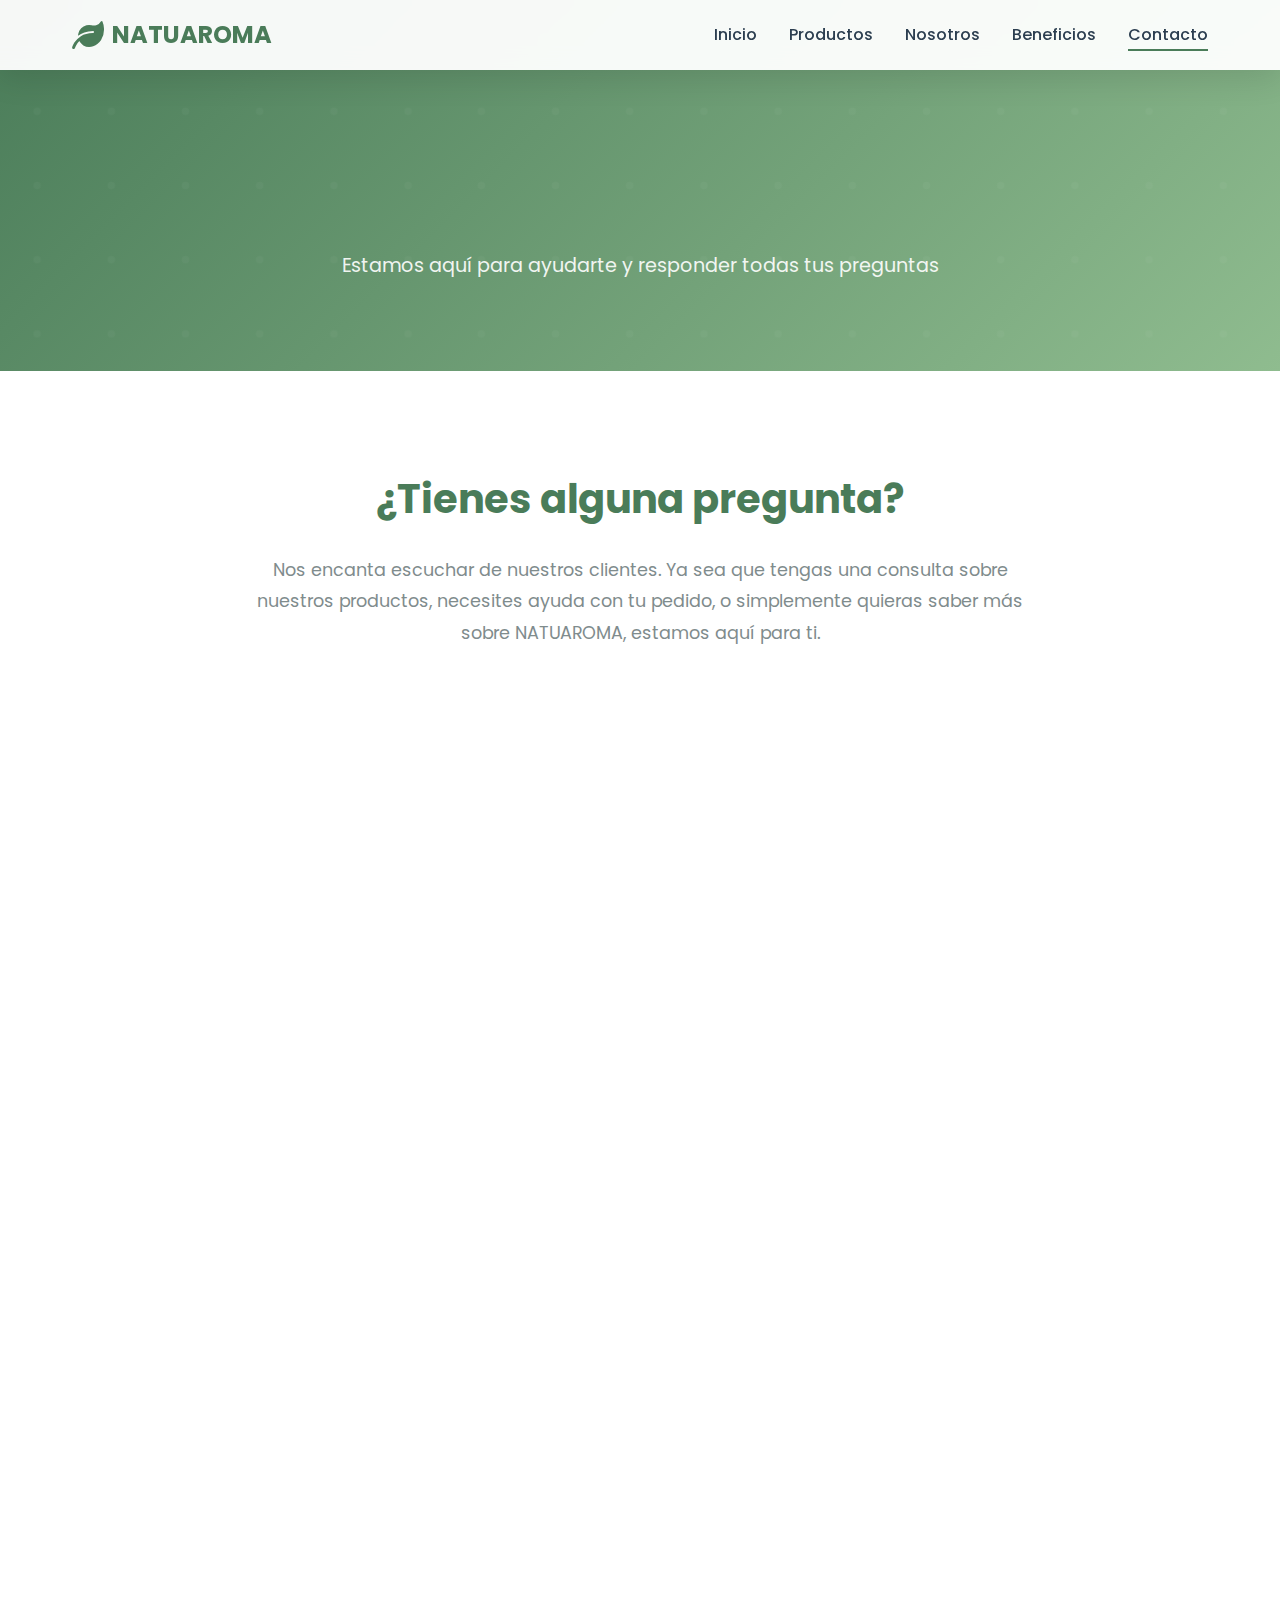
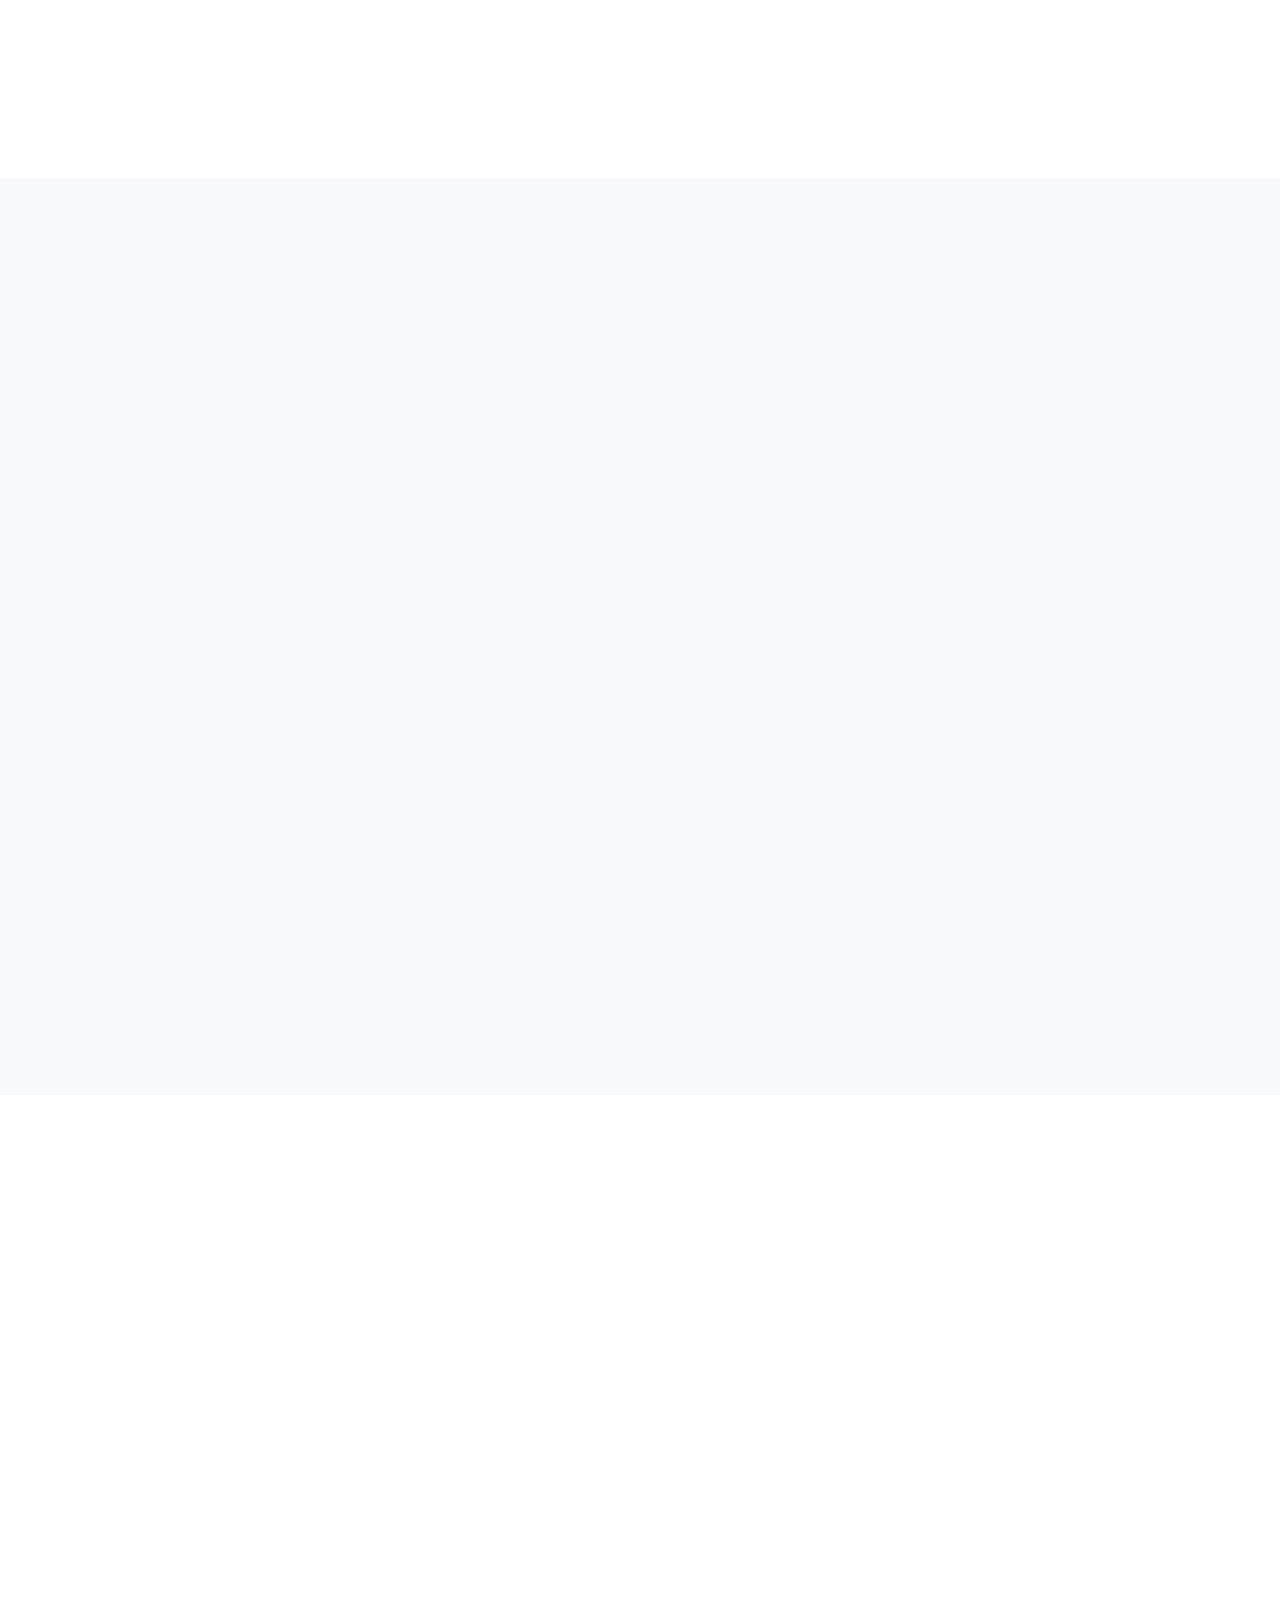
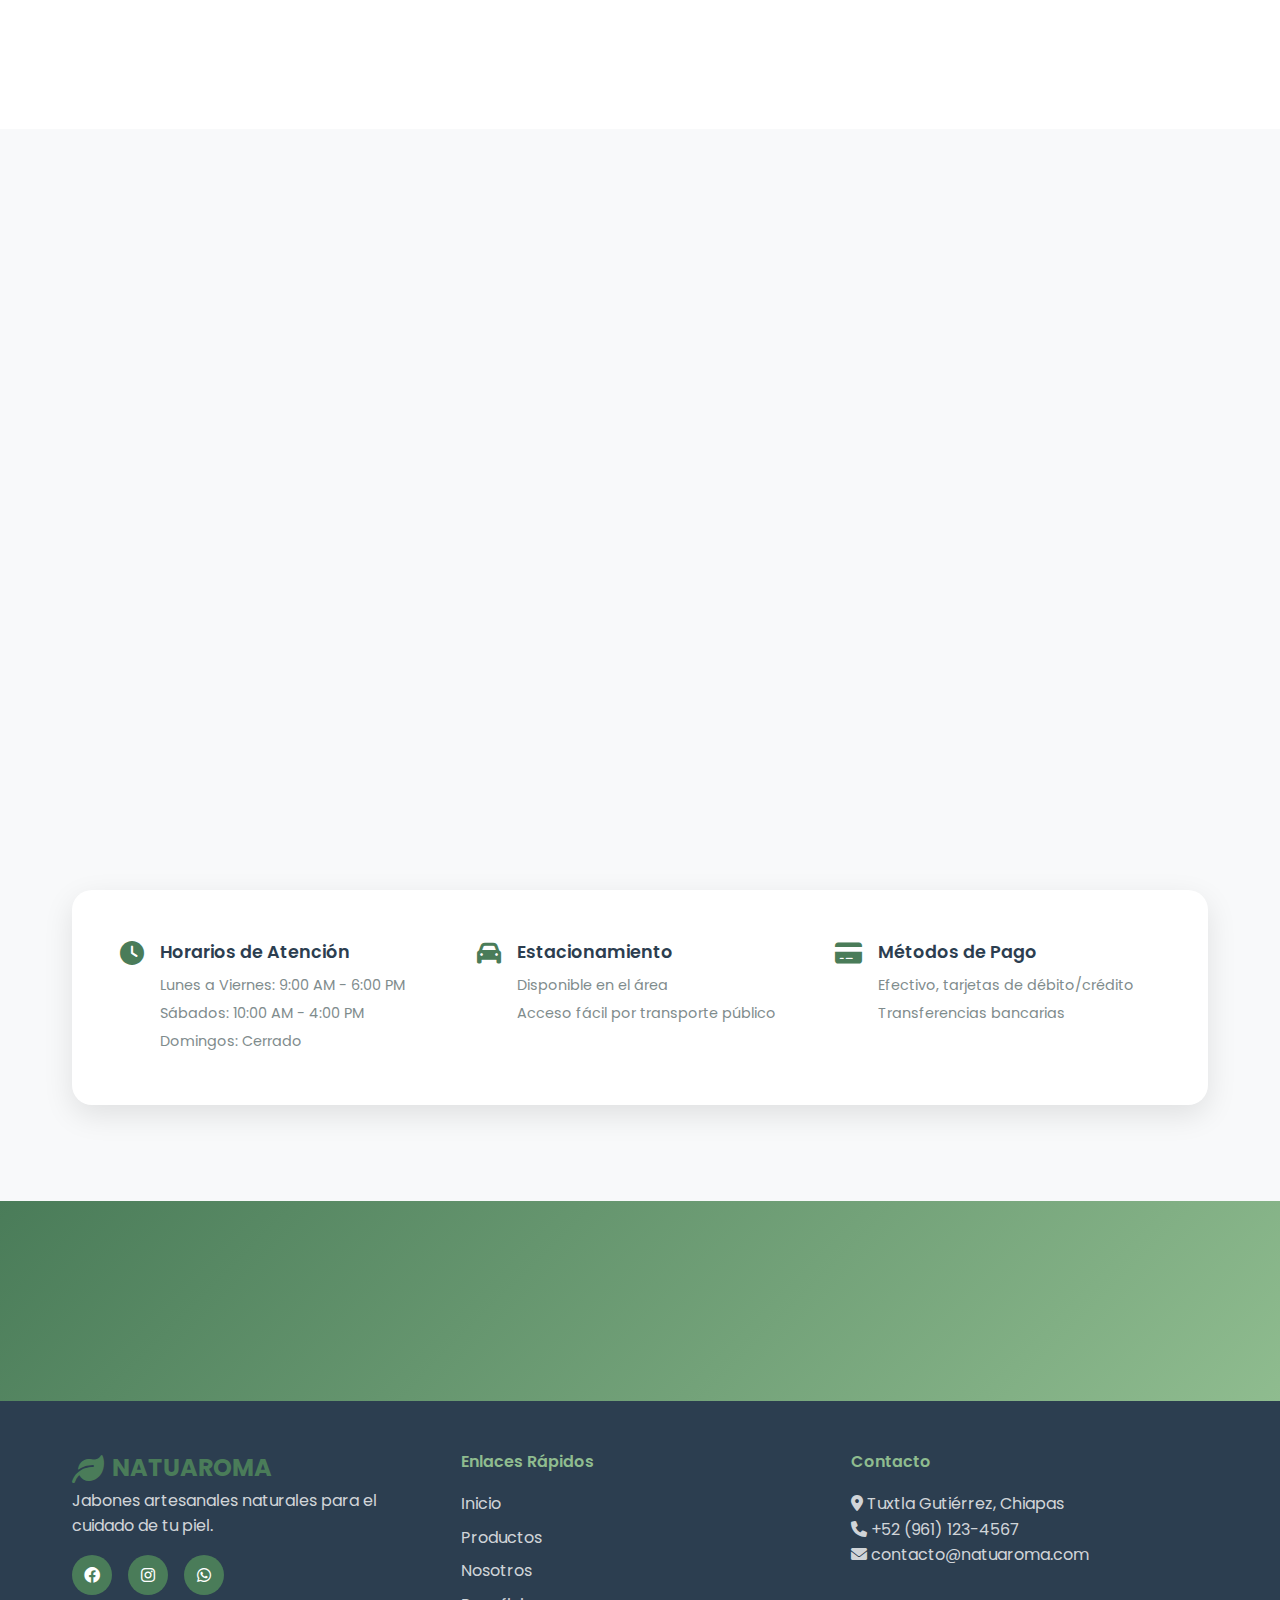
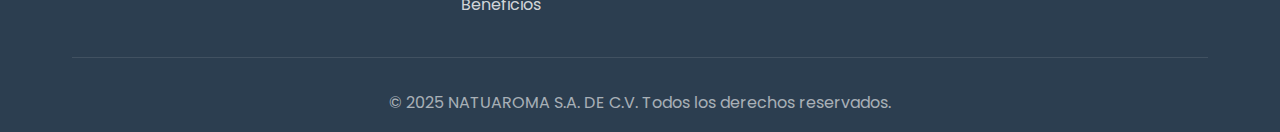
<file: PÁGINA WEB JABONES ARTESANALES/contacto.html>
<!DOCTYPE html>
<html lang="es">
<head>
    <meta charset="UTF-8">
    <meta name="viewport" content="width=device-width, initial-scale=1.0">
    <title>Contacto - NATUAROMA S.A. DE C.V.</title>
    <link rel="stylesheet" href="styles.css">
    <link href="https://cdnjs.cloudflare.com/ajax/libs/font-awesome/6.0.0/css/all.min.css" rel="stylesheet">
    <link href="https://fonts.googleapis.com/css2?family=Poppins:wght@300;400;500;600;700&display=swap" rel="stylesheet">
</head>
<body>
    <!-- Header -->
    <header class="header">
        <nav class="navbar">
            <div class="nav-container">
                <div class="logo">
                    <i class="fas fa-leaf"></i>
                    <span>NATUAROMA</span>
                </div>
                <ul class="nav-menu">
                    <li><a href="index.html">Inicio</a></li>
                    <li><a href="productos.html">Productos</a></li>
                    <li><a href="nosotros.html">Nosotros</a></li>
                    <li><a href="beneficios.html">Beneficios</a></li>
                    <li><a href="contacto.html" class="active">Contacto</a></li>
                </ul>
                <div class="hamburger">
                    <span></span>
                    <span></span>
                    <span></span>
                </div>
            </div>
        </nav>
    </header>

    <!-- Page Header -->
    <section class="page-header">
        <div class="container">
            <div class="page-header-content">
                <h1 class="fade-in">Contáctanos</h1>
                <p class="fade-in-delay">Estamos aquí para ayudarte y responder todas tus preguntas</p>
                <nav class="breadcrumb fade-in-delay-2">
                    <a href="index.html">Inicio</a>
                    <span>/</span>
                    <span>Contacto</span>
                </nav>
            </div>
        </div>
    </section>

    <!-- Contact Section -->
    <section class="contact">
        <div class="container">
            <div class="contact-intro animate-on-scroll">
                <h2>¿Tienes alguna pregunta?</h2>
                <p>Nos encanta escuchar de nuestros clientes. Ya sea que tengas una consulta sobre nuestros productos, necesites ayuda con tu pedido, o simplemente quieras saber más sobre NATUAROMA, estamos aquí para ti.</p>
            </div>
            
            <div class="contact-content">
                <div class="contact-info">
                    <div class="contact-item animate-on-scroll">
                        <div class="contact-icon">
                            <i class="fas fa-map-marker-alt"></i>
                        </div>
                        <div class="contact-details">
                            <h4>Nuestra Ubicación</h4>
                            <p>Tuxtla Gutiérrez, Chiapas, México</p>
                            <p>Centro de la ciudad, zona comercial</p>
                        </div>
                    </div>
                    
                    <div class="contact-item animate-on-scroll">
                        <div class="contact-icon">
                            <i class="fas fa-phone"></i>
                        </div>
                        <div class="contact-details">
                            <h4>Teléfono</h4>
                            <p><a href="tel:+529611234567">+52 (961) 123-4567</a></p>
                            <p>Lunes a Viernes: 9:00 AM - 6:00 PM</p>
                        </div>
                    </div>
                    
                    <div class="contact-item animate-on-scroll">
                        <div class="contact-icon">
                            <i class="fas fa-envelope"></i>
                        </div>
                        <div class="contact-details">
                            <h4>Email</h4>
                            <p><a href="mailto:contacto@natuaroma.com">contacto@natuaroma.com</a></p>
                            <p>Responderemos en menos de 24 horas</p>
                        </div>
                    </div>
                    
                    <div class="contact-item animate-on-scroll">
                        <div class="contact-icon">
                            <i class="fab fa-whatsapp"></i>
                        </div>
                        <div class="contact-details">
                            <h4>WhatsApp</h4>
                            <p><a href="https://wa.me/529611234567">+52 (961) 123-4567</a></p>
                            <p>Disponible 24/7 para consultas rápidas</p>
                        </div>
                    </div>
                </div>
                
                <div class="contact-form">
                    <h3>Envíanos un Mensaje</h3>
                    <form id="contactForm">
                        <div class="form-row">
                            <div class="form-group">
                                <label for="nombre">Nombre *</label>
                                <input type="text" id="nombre" name="nombre" required>
                            </div>
                            <div class="form-group">
                                <label for="apellido">Apellido *</label>
                                <input type="text" id="apellido" name="apellido" required>
                            </div>
                        </div>
                        
                        <div class="form-row">
                            <div class="form-group">
                                <label for="email">Email *</label>
                                <input type="email" id="email" name="email" required>
                            </div>
                            <div class="form-group">
                                <label for="telefono">Teléfono</label>
                                <input type="tel" id="telefono" name="telefono">
                            </div>
                        </div>
                        
                        <div class="form-group">
                            <label for="asunto">Asunto *</label>
                            <select id="asunto" name="asunto" required>
                                <option value="">Selecciona un asunto</option>
                                <option value="consulta-producto">Consulta sobre productos</option>
                                <option value="pedido">Información sobre pedidos</option>
                                <option value="distribucion">Oportunidades de distribución</option>
                                <option value="colaboracion">Colaboraciones</option>
                                <option value="sugerencia">Sugerencias</option>
                                <option value="otro">Otro</option>
                            </select>
                        </div>
                        
                        <div class="form-group">
                            <label for="mensaje">Mensaje *</label>
                            <textarea id="mensaje" name="mensaje" rows="6" placeholder="Cuéntanos cómo podemos ayudarte..." required></textarea>
                        </div>
                        
                        <div class="form-group checkbox-group">
                            <input type="checkbox" id="newsletter" name="newsletter">
                            <label for="newsletter">Quiero recibir noticias y ofertas especiales de NATUAROMA</label>
                        </div>
                        
                        <div class="form-group checkbox-group">
                            <input type="checkbox" id="politicas" name="politicas" required>
                            <label for="politicas">Acepto las <a href="#" target="_blank">políticas de privacidad</a> *</label>
                        </div>
                        
                        <button type="submit" class="btn-submit">
                            <i class="fas fa-paper-plane"></i>
                            Enviar Mensaje
                        </button>
                    </form>
                </div>
            </div>
        </div>
    </section>

    <!-- FAQ Section -->
    <section class="faq">
        <div class="container">
            <div class="section-header">
                <h2 class="section-title">Preguntas Frecuentes</h2>
                <p class="section-subtitle">Encuentra respuestas rápidas a las preguntas más comunes</p>
            </div>
            
            <div class="faq-container">
                <div class="faq-item animate-on-scroll">
                    <div class="faq-question">
                        <h4>¿Los jabones NATUAROMA son realmente 100% naturales?</h4>
                        <i class="fas fa-chevron-down"></i>
                    </div>
                    <div class="faq-answer">
                        <p>Sí, todos nuestros jabones están elaborados únicamente con ingredientes naturales y orgánicos. No utilizamos parabenos, sulfatos, conservantes artificiales ni ningún químico dañino.</p>
                    </div>
                </div>
                
                <div class="faq-item animate-on-scroll">
                    <div class="faq-question">
                        <h4>¿Son aptos para pieles sensibles?</h4>
                        <i class="fas fa-chevron-down"></i>
                    </div>
                    <div class="faq-answer">
                        <p>Absolutamente. Nuestras fórmulas naturales son especialmente suaves y están diseñadas para ser compatibles con todo tipo de piel, incluyendo las más sensibles.</p>
                    </div>
                </div>
                
                <div class="faq-item animate-on-scroll">
                    <div class="faq-question">
                        <h4>¿Cuánto tiempo duran los jabones?</h4>
                        <i class="fas fa-chevron-down"></i>
                    </div>
                    <div class="faq-answer">
                        <p>Con uso normal, cada jabón puede durar entre 4-6 semanas. Su duración depende de la frecuencia de uso y las condiciones de almacenamiento.</p>
                    </div>
                </div>
                
                <div class="faq-item animate-on-scroll">
                    <div class="faq-question">
                        <h4>¿Hacen envíos a otras ciudades?</h4>
                        <i class="fas fa-chevron-down"></i>
                    </div>
                    <div class="faq-answer">
                        <p>Actualmente realizamos envíos dentro de Chiapas. Estamos trabajando para ampliar nuestro alcance a otros estados de México muy pronto.</p>
                    </div>
                </div>
                
                <div class="faq-item animate-on-scroll">
                    <div class="faq-question">
                        <h4>¿Puedo visitar el lugar donde elaboran los jabones?</h4>
                        <i class="fas fa-chevron-down"></i>
                    </div>
                    <div class="faq-answer">
                        <p>¡Por supuesto! Ofrecemos visitas programadas a nuestro taller artesanal. Contáctanos para agendar una cita y conocer nuestro proceso de elaboración.</p>
                    </div>
                </div>
                
                <div class="faq-item animate-on-scroll">
                    <div class="faq-question">
                        <h4>¿Ofrecen productos personalizados?</h4>
                        <i class="fas fa-chevron-down"></i>
                    </div>
                    <div class="faq-answer">
                        <p>Sí, podemos crear jabones personalizados para eventos especiales, regalos corporativos o necesidades específicas. Contáctanos para discutir tus requerimientos.</p>
                    </div>
                </div>
            </div>
        </div>
    </section>

    <!-- Social Media -->
    <section class="social-media">
        <div class="container">
            <div class="social-content animate-on-scroll">
                <h2>Síguenos en Redes Sociales</h2>
                <p>Mantente al día con nuestras últimas noticias, consejos de cuidado natural y ofertas especiales</p>
                
                <div class="social-grid">
                    <a href="#" class="social-card facebook">
                        <i class="fab fa-facebook-f"></i>
                        <div class="social-info">
                            <h4>Facebook</h4>
                            <p>Consejos diarios y comunidad</p>
                        </div>
                    </a>
                    
                    <a href="#" class="social-card instagram">
                        <i class="fab fa-instagram"></i>
                        <div class="social-info">
                            <h4>Instagram</h4>
                            <p>Fotos de nuestros productos</p>
                        </div>
                    </a>
                    
                    <a href="#" class="social-card whatsapp">
                        <i class="fab fa-whatsapp"></i>
                        <div class="social-info">
                            <h4>WhatsApp</h4>
                            <p>Atención personalizada</p>
                        </div>
                    </a>
                    
                    <a href="#" class="social-card tiktok">
                        <i class="fab fa-tiktok"></i>
                        <div class="social-info">
                            <h4>TikTok</h4>
                            <p>Proceso de elaboración</p>
                        </div>
                    </a>
                </div>
            </div>
        </div>
    </section>

    <!-- Map Section -->
    <section class="map-section">
        <div class="container">
            <div class="section-header">
                <h2 class="section-title">Encuéntranos</h2>
                <p class="section-subtitle">Visítanos en Tuxtla Gutiérrez, Chiapas</p>
            </div>
            
            <div class="map-container animate-on-scroll">
                <div class="map-placeholder">
                    <i class="fas fa-map-marker-alt"></i>
                    <h4>NATUAROMA</h4>
                    <p>Tuxtla Gutiérrez, Chiapas, México</p>
                    <p>Centro de la ciudad</p>
                    <a href="https://maps.google.com" target="_blank" class="btn-map">
                        <i class="fas fa-directions"></i>
                        Ver en Google Maps
                    </a>
                </div>
            </div>
            
            <div class="location-info">
                <div class="info-grid">
                    <div class="info-item">
                        <i class="fas fa-clock"></i>
                        <div>
                            <h4>Horarios de Atención</h4>
                            <p>Lunes a Viernes: 9:00 AM - 6:00 PM</p>
                            <p>Sábados: 10:00 AM - 4:00 PM</p>
                            <p>Domingos: Cerrado</p>
                        </div>
                    </div>
                    
                    <div class="info-item">
                        <i class="fas fa-car"></i>
                        <div>
                            <h4>Estacionamiento</h4>
                            <p>Disponible en el área</p>
                            <p>Acceso fácil por transporte público</p>
                        </div>
                    </div>
                    
                    <div class="info-item">
                        <i class="fas fa-credit-card"></i>
                        <div>
                            <h4>Métodos de Pago</h4>
                            <p>Efectivo, tarjetas de débito/crédito</p>
                            <p>Transferencias bancarias</p>
                        </div>
                    </div>
                </div>
            </div>
        </div>
    </section>

    <!-- Newsletter -->
    <section class="newsletter">
        <div class="container">
            <div class="newsletter-content animate-on-scroll">
                <div class="newsletter-text">
                    <h3>Suscríbete a nuestro Newsletter</h3>
                    <p>Recibe consejos de cuidado natural, ofertas especiales y noticias sobre nuevos productos</p>
                </div>
                <form class="newsletter-form" id="newsletterForm">
                    <input type="email" placeholder="Tu email" required>
                    <button type="submit">
                        <i class="fas fa-envelope"></i>
                        Suscribirse
                    </button>
                </form>
            </div>
        </div>
    </section>

    <!-- Footer -->
    <footer class="footer">
        <div class="container">
            <div class="footer-content">
                <div class="footer-section">
                    <div class="logo">
                        <i class="fas fa-leaf"></i>
                        <span>NATUAROMA</span>
                    </div>
                    <p>Jabones artesanales naturales para el cuidado de tu piel.</p>
                    <div class="social-links">
                        <a href="#"><i class="fab fa-facebook"></i></a>
                        <a href="#"><i class="fab fa-instagram"></i></a>
                        <a href="#"><i class="fab fa-whatsapp"></i></a>
                    </div>
                </div>
                <div class="footer-section">
                    <h4>Enlaces Rápidos</h4>
                    <ul>
                        <li><a href="index.html">Inicio</a></li>
                        <li><a href="productos.html">Productos</a></li>
                        <li><a href="nosotros.html">Nosotros</a></li>
                        <li><a href="beneficios.html">Beneficios</a></li>
                    </ul>
                </div>
                <div class="footer-section">
                    <h4>Contacto</h4>
                    <p><i class="fas fa-map-marker-alt"></i> Tuxtla Gutiérrez, Chiapas</p>
                    <p><i class="fas fa-phone"></i> +52 (961) 123-4567</p>
                    <p><i class="fas fa-envelope"></i> contacto@natuaroma.com</p>
                </div>
            </div>
            <div class="footer-bottom">
                <p>&copy; 2025 NATUAROMA S.A. DE C.V. Todos los derechos reservados.</p>
            </div>
        </div>
    </footer>

    <script src="script.js"></script>
</body>
</html>
</file>
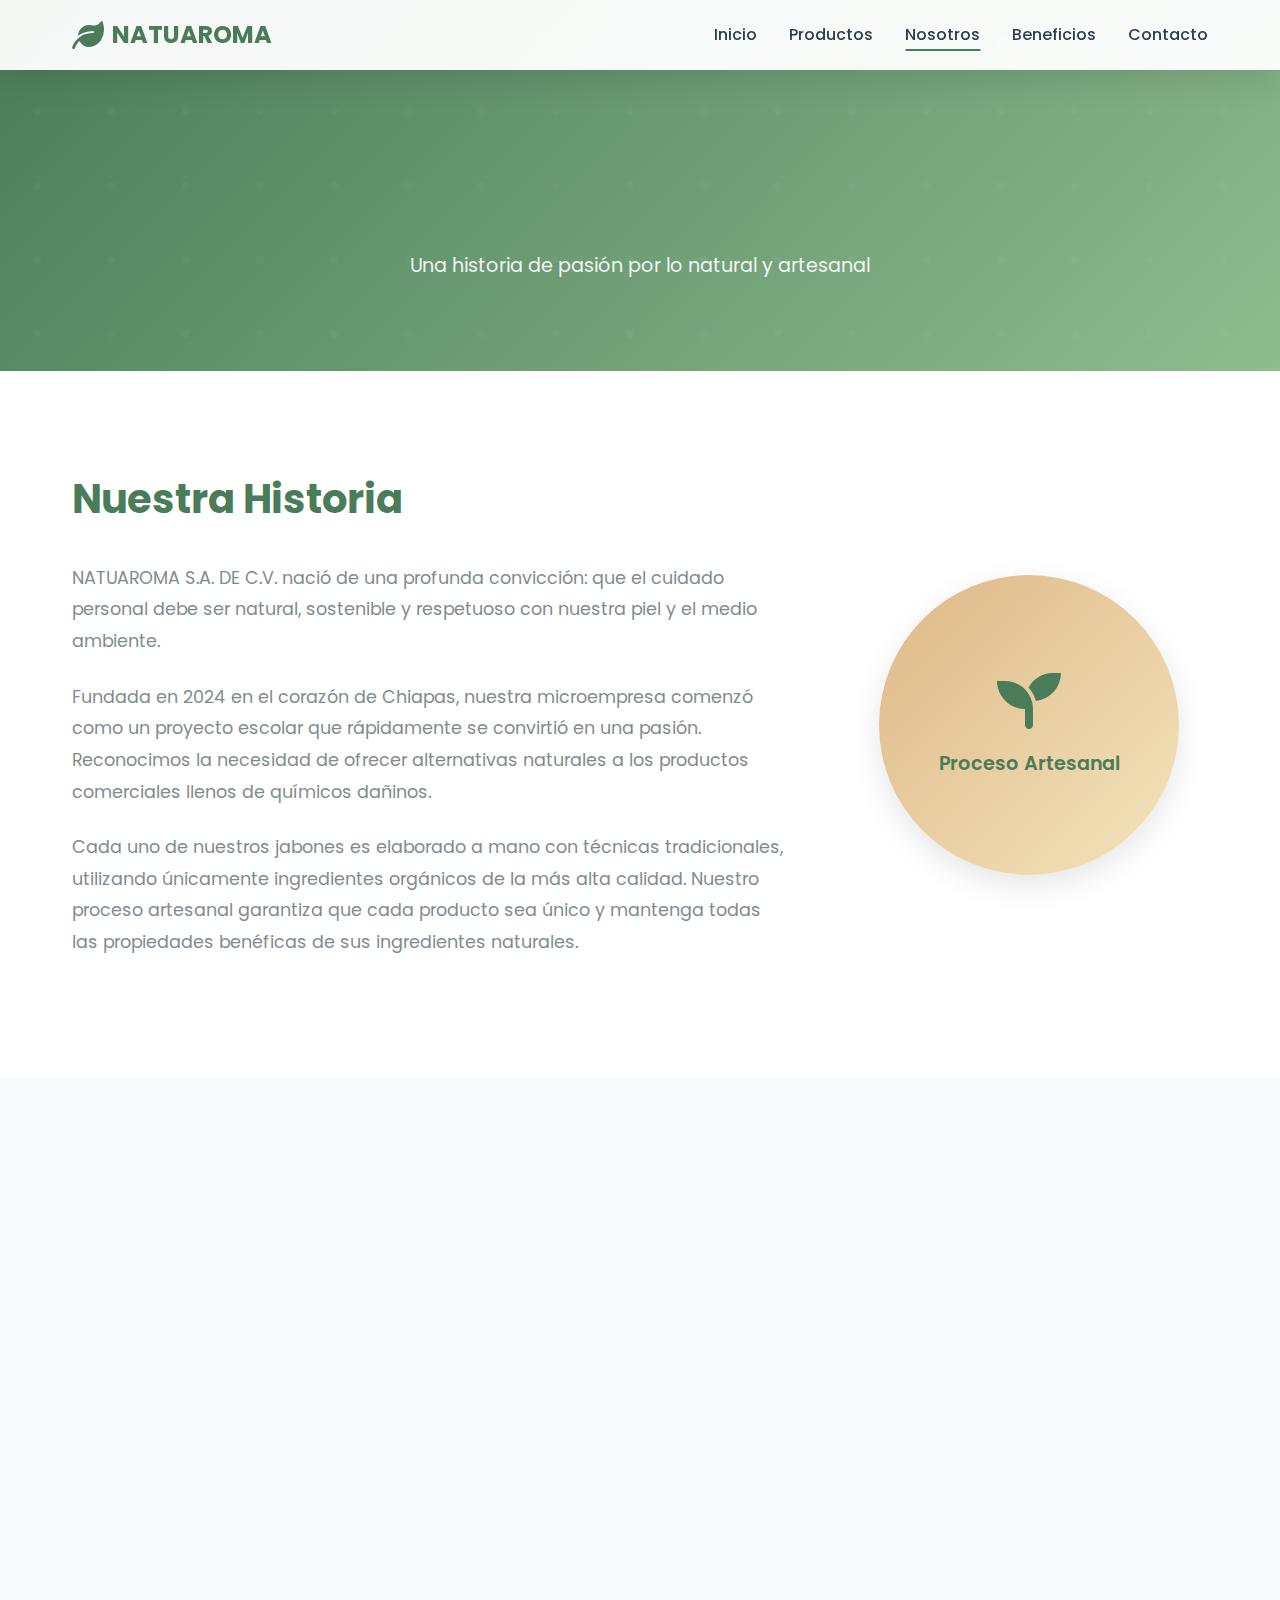
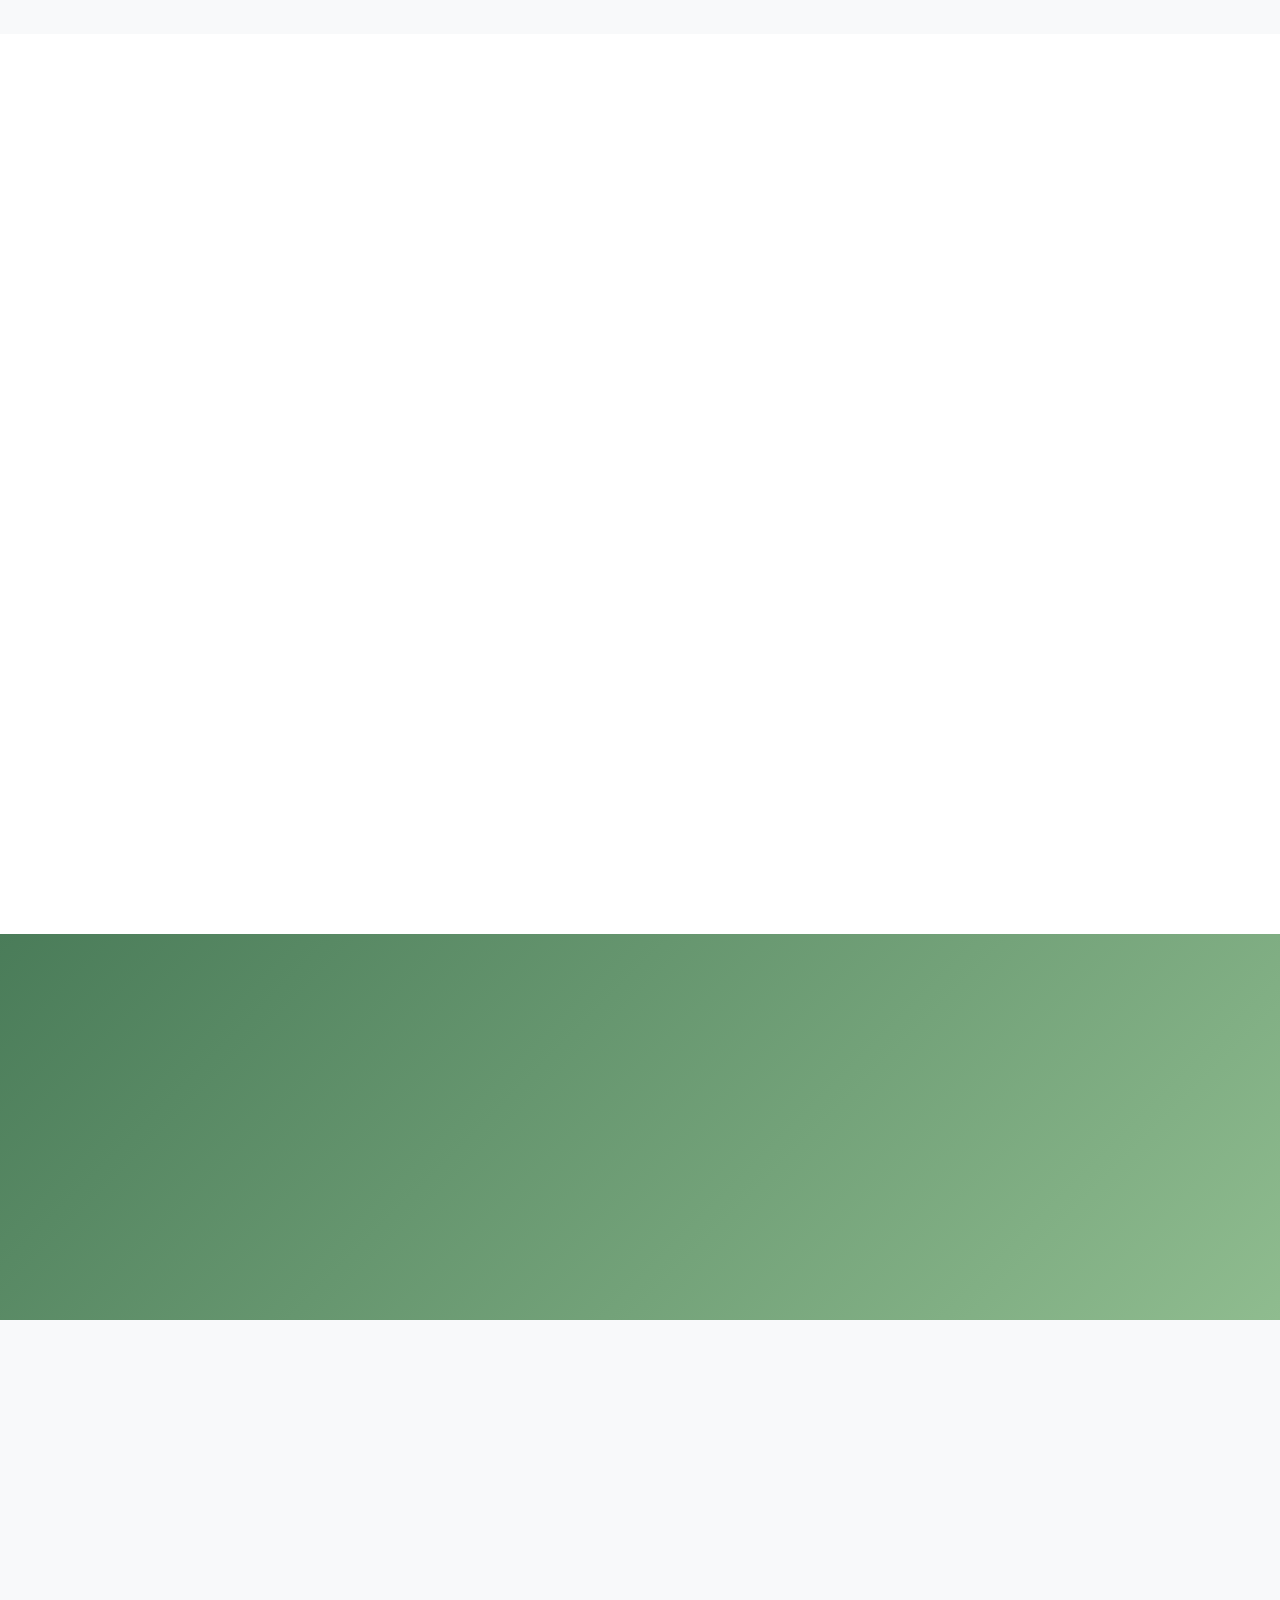
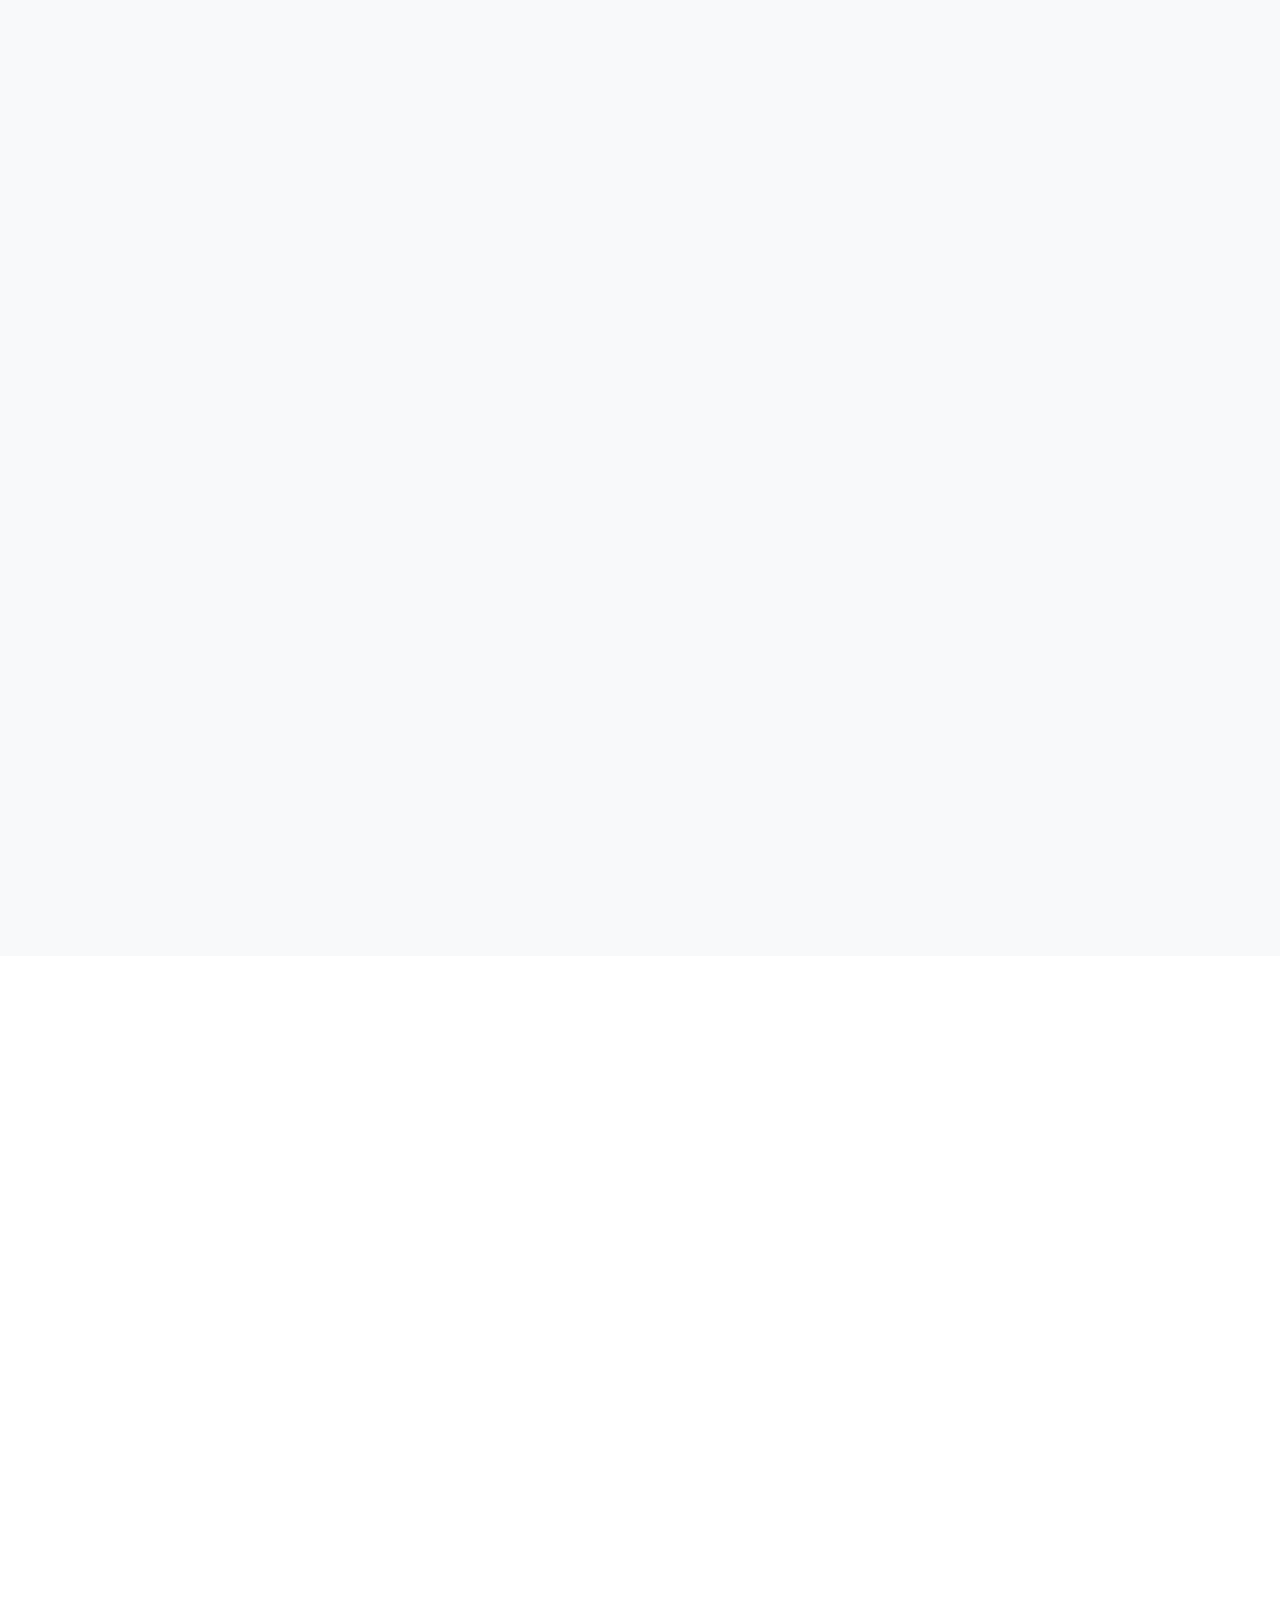
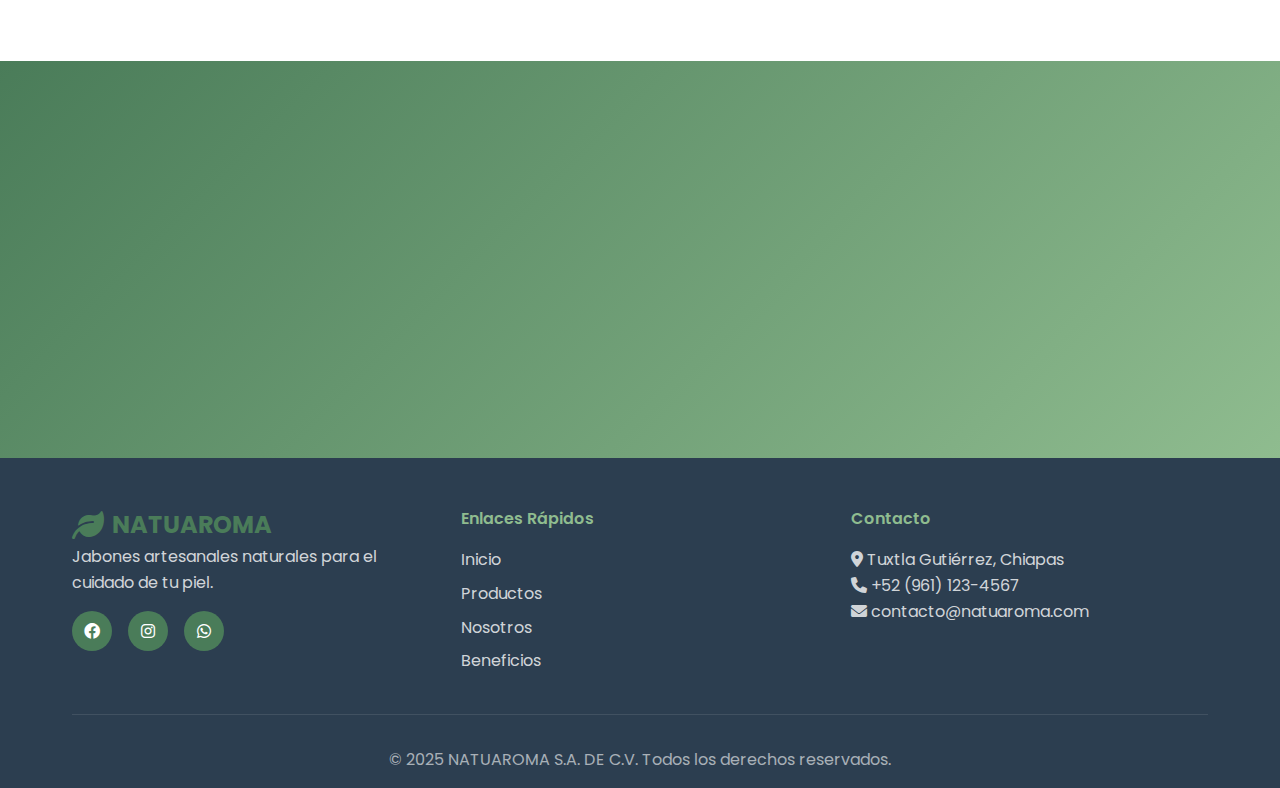
<file: PÁGINA WEB JABONES ARTESANALES/nosotros.html>
<!DOCTYPE html>
<html lang="es">
<head>
    <meta charset="UTF-8">
    <meta name="viewport" content="width=device-width, initial-scale=1.0">
    <title>Nosotros - NATUAROMA S.A. DE C.V.</title>
    <link rel="stylesheet" href="styles.css">
    <link href="https://cdnjs.cloudflare.com/ajax/libs/font-awesome/6.0.0/css/all.min.css" rel="stylesheet">
    <link href="https://fonts.googleapis.com/css2?family=Poppins:wght@300;400;500;600;700&display=swap" rel="stylesheet">
</head>
<body>
    <!-- Header -->
    <header class="header">
        <nav class="navbar">
            <div class="nav-container">
                <div class="logo">
                    <i class="fas fa-leaf"></i>
                    <span>NATUAROMA</span>
                </div>
                <ul class="nav-menu">
                    <li><a href="index.html">Inicio</a></li>
                    <li><a href="productos.html">Productos</a></li>
                    <li><a href="nosotros.html" class="active">Nosotros</a></li>
                    <li><a href="beneficios.html">Beneficios</a></li>
                    <li><a href="contacto.html">Contacto</a></li>
                </ul>
                <div class="hamburger">
                    <span></span>
                    <span></span>
                    <span></span>
                </div>
            </div>
        </nav>
    </header>

    <!-- Page Header -->
    <section class="page-header">
        <div class="container">
            <div class="page-header-content">
                <h1 class="fade-in">Conoce NATUAROMA</h1>
                <p class="fade-in-delay">Una historia de pasión por lo natural y artesanal</p>
                <nav class="breadcrumb fade-in-delay-2">
                    <a href="index.html">Inicio</a>
                    <span>/</span>
                    <span>Nosotros</span>
                </nav>
            </div>
        </div>
    </section>

    <!-- About Section -->
    <section class="about-detailed">
        <div class="container">
            <div class="about-content">
                <div class="about-text animate-on-scroll">
                    <h2>Nuestra Historia</h2>
                    <p>NATUAROMA S.A. DE C.V. nació de una profunda convicción: que el cuidado personal debe ser natural, sostenible y respetuoso con nuestra piel y el medio ambiente.</p>
                    
                    <p>Fundada en 2024 en el corazón de Chiapas, nuestra microempresa comenzó como un proyecto escolar que rápidamente se convirtió en una pasión. Reconocimos la necesidad de ofrecer alternativas naturales a los productos comerciales llenos de químicos dañinos.</p>
                    
                    <p>Cada uno de nuestros jabones es elaborado a mano con técnicas tradicionales, utilizando únicamente ingredientes orgánicos de la más alta calidad. Nuestro proceso artesanal garantiza que cada producto sea único y mantenga todas las propiedades benéficas de sus ingredientes naturales.</p>
                </div>
                <div class="about-image animate-on-scroll">
                    <div class="image-placeholder">
                        <i class="fas fa-seedling"></i>
                        <span>Proceso Artesanal</span>
                    </div>
                </div>
            </div>
        </div>
    </section>

    <!-- Mission & Vision -->
    <section class="mission-vision">
        <div class="container">
            <div class="mission-vision-grid">
                <div class="mission-card animate-on-scroll">
                    <div class="card-icon">
                        <i class="fas fa-bullseye"></i>
                    </div>
                    <h3>Nuestra Misión</h3>
                    <p>Elaborar jabones artesanales 100% naturales que nutran y protejan la piel, mientras promovemos prácticas sostenibles y apoyamos a las comunidades locales a través del uso de ingredientes orgánicos de la región.</p>
                </div>
                <div class="vision-card animate-on-scroll">
                    <div class="card-icon">
                        <i class="fas fa-eye"></i>
                    </div>
                    <h3>Nuestra Visión</h3>
                    <p>Ser reconocidos como la marca líder en Chiapas de productos artesanales naturales, expandiendo nuestro impacto positivo en el cuidado personal consciente y el desarrollo sostenible.</p>
                </div>
            </div>
        </div>
    </section>

    <!-- Values -->
    <section class="values">
        <div class="container">
            <div class="section-header">
                <h2 class="section-title">Nuestros Valores</h2>
                <p class="section-subtitle">Los principios que guían cada decisión que tomamos</p>
            </div>
            <div class="values-grid">
                <div class="value-card animate-on-scroll">
                    <div class="value-icon">
                        <i class="fas fa-leaf"></i>
                    </div>
                    <h4>Naturaleza</h4>
                    <p>Respetamos y utilizamos solo ingredientes que la naturaleza nos ofrece, sin aditivos químicos.</p>
                </div>
                <div class="value-card animate-on-scroll">
                    <div class="value-icon">
                        <i class="fas fa-handshake"></i>
                    </div>
                    <h4>Artesanía</h4>
                    <p>Cada producto es elaborado a mano con dedicación, preservando técnicas tradicionales.</p>
                </div>
                <div class="value-card animate-on-scroll">
                    <div class="value-icon">
                        <i class="fas fa-heart"></i>
                    </div>
                    <h4>Calidad</h4>
                    <p>Comprometidos con la excelencia en cada jabón que creamos para nuestros clientes.</p>
                </div>
                <div class="value-card animate-on-scroll">
                    <div class="value-icon">
                        <i class="fas fa-recycle"></i>
                    </div>
                    <h4>Sostenibilidad</h4>
                    <p>Cuidamos el medio ambiente con prácticas responsables y productos biodegradables.</p>
                </div>
                <div class="value-card animate-on-scroll">
                    <div class="value-icon">
                        <i class="fas fa-users"></i>
                    </div>
                    <h4>Comunidad</h4>
                    <p>Apoyamos a productores locales y contribuimos al desarrollo de nuestra región.</p>
                </div>
                <div class="value-card animate-on-scroll">
                    <div class="value-icon">
                        <i class="fas fa-star"></i>
                    </div>
                    <h4>Innovación</h4>
                    <p>Buscamos constantemente nuevas fórmulas naturales para mejorar nuestros productos.</p>
                </div>
            </div>
        </div>
    </section>

    <!-- Stats Section -->
    <section class="stats-section">
        <div class="container">
            <div class="stats-grid">
                <div class="stat-card animate-on-scroll">
                    <div class="stat-number">100%</div>
                    <div class="stat-label">Natural</div>
                    <p>Todos nuestros ingredientes son orgánicos y naturales</p>
                </div>
                <div class="stat-card animate-on-scroll">
                    <div class="stat-number">8</div>
                    <div class="stat-label">Variedades</div>
                    <p>Diferentes tipos de jabones para cada necesidad</p>
                </div>
                <div class="stat-card animate-on-scroll">
                    <div class="stat-number">500+</div>
                    <div class="stat-label">Clientes Satisfechos</div>
                    <p>Personas que confían en nuestros productos</p>
                </div>
                <div class="stat-card animate-on-scroll">
                    <div class="stat-number">0</div>
                    <div class="stat-label">Químicos Dañinos</div>
                    <p>Sin parabenos, sulfatos ni conservantes artificiales</p>
                </div>
            </div>
        </div>
    </section>

    <!-- Process Section -->
    <section class="process">
        <div class="container">
            <div class="section-header">
                <h2 class="section-title">Nuestro Proceso Artesanal</h2>
                <p class="section-subtitle">Cada paso cuidadosamente diseñado para la máxima calidad</p>
            </div>
            <div class="process-steps">
                <div class="process-step animate-on-scroll">
                    <div class="step-number">1</div>
                    <div class="step-content">
                        <h4>Selección de Ingredientes</h4>
                        <p>Elegimos cuidadosamente ingredientes orgánicos de la más alta calidad, trabajando con proveedores locales cuando es posible.</p>
                    </div>
                </div>
                <div class="process-step animate-on-scroll">
                    <div class="step-number">2</div>
                    <div class="step-content">
                        <h4>Preparación Artesanal</h4>
                        <p>Mezclamos los ingredientes siguiendo recetas tradicionales, respetando los tiempos y temperaturas ideales.</p>
                    </div>
                </div>
                <div class="process-step animate-on-scroll">
                    <div class="step-number">3</div>
                    <div class="step-content">
                        <h4>Moldeado a Mano</h4>
                        <p>Cada jabón es moldeado individualmente, garantizando formas únicas y atención al detalle.</p>
                    </div>
                </div>
                <div class="process-step animate-on-scroll">
                    <div class="step-number">4</div>
                    <div class="step-content">
                        <h4>Curado Natural</h4>
                        <p>Dejamos que los jabones curen naturalmente durante 4-6 semanas para lograr la consistencia perfecta.</p>
                    </div>
                </div>
                <div class="process-step animate-on-scroll">
                    <div class="step-number">5</div>
                    <div class="step-content">
                        <h4>Control de Calidad</h4>
                        <p>Cada jabón es inspeccionado cuidadosamente antes de ser empaquetado de manera sostenible.</p>
                    </div>
                </div>
            </div>
        </div>
    </section>

    <!-- Team Section -->
    <section class="team">
        <div class="container">
            <div class="section-header">
                <h2 class="section-title">Nuestro Equipo</h2>
                <p class="section-subtitle">Las personas apasionadas detrás de NATUAROMA</p>
            </div>
            <div class="team-grid">
                <div class="team-member animate-on-scroll">
                    <div class="member-photo">
                        <i class="fas fa-user-tie"></i>
                    </div>
                    <div class="member-info">
                        <h4>María González</h4>
                        <p class="member-role">Fundadora & CEO</p>
                        <p class="member-description">Estudiante de administración apasionada por el emprendimiento sostenible y los productos naturales.</p>
                    </div>
                </div>
                <div class="team-member animate-on-scroll">
                    <div class="member-photo">
                        <i class="fas fa-user-graduate"></i>
                    </div>
                    <div class="member-info">
                        <h4>Carlos Ramírez</h4>
                        <p class="member-role">Director de Producción</p>
                        <p class="member-description">Experto en procesos artesanales con conocimiento profundo en ingredientes naturales.</p>
                    </div>
                </div>
                <div class="team-member animate-on-scroll">
                    <div class="member-photo">
                        <i class="fas fa-user-friends"></i>
                    </div>
                    <div class="member-info">
                        <h4>Ana Morales</h4>
                        <p class="member-role">Especialista en Marketing</p>
                        <p class="member-description">Encargada de conectar con nuestros clientes y comunicar los beneficios de lo natural.</p>
                    </div>
                </div>
            </div>
        </div>
    </section>

    <!-- Call to Action -->
    <section class="cta-section">
        <div class="container">
            <div class="cta-content animate-on-scroll">
                <h2>¿Quieres ser parte de nuestra historia?</h2>
                <p>Únete a la comunidad NATUAROMA y descubre la diferencia de lo natural</p>
                <div class="cta-buttons">
                    <a href="productos.html" class="btn-primary">Ver Productos</a>
                    <a href="contacto.html" class="btn-secondary">Contáctanos</a>
                </div>
            </div>
        </div>
    </section>

    <!-- Footer -->
    <footer class="footer">
        <div class="container">
            <div class="footer-content">
                <div class="footer-section">
                    <div class="logo">
                        <i class="fas fa-leaf"></i>
                        <span>NATUAROMA</span>
                    </div>
                    <p>Jabones artesanales naturales para el cuidado de tu piel.</p>
                    <div class="social-links">
                        <a href="#"><i class="fab fa-facebook"></i></a>
                        <a href="#"><i class="fab fa-instagram"></i></a>
                        <a href="#"><i class="fab fa-whatsapp"></i></a>
                    </div>
                </div>
                <div class="footer-section">
                    <h4>Enlaces Rápidos</h4>
                    <ul>
                        <li><a href="index.html">Inicio</a></li>
                        <li><a href="productos.html">Productos</a></li>
                        <li><a href="nosotros.html">Nosotros</a></li>
                        <li><a href="beneficios.html">Beneficios</a></li>
                    </ul>
                </div>
                <div class="footer-section">
                    <h4>Contacto</h4>
                    <p><i class="fas fa-map-marker-alt"></i> Tuxtla Gutiérrez, Chiapas</p>
                    <p><i class="fas fa-phone"></i> +52 (961) 123-4567</p>
                    <p><i class="fas fa-envelope"></i> contacto@natuaroma.com</p>
                </div>
            </div>
            <div class="footer-bottom">
                <p>&copy; 2025 NATUAROMA S.A. DE C.V. Todos los derechos reservados.</p>
            </div>
        </div>
    </footer>

    <script src="script.js"></script>
</body>
</html>
</file>
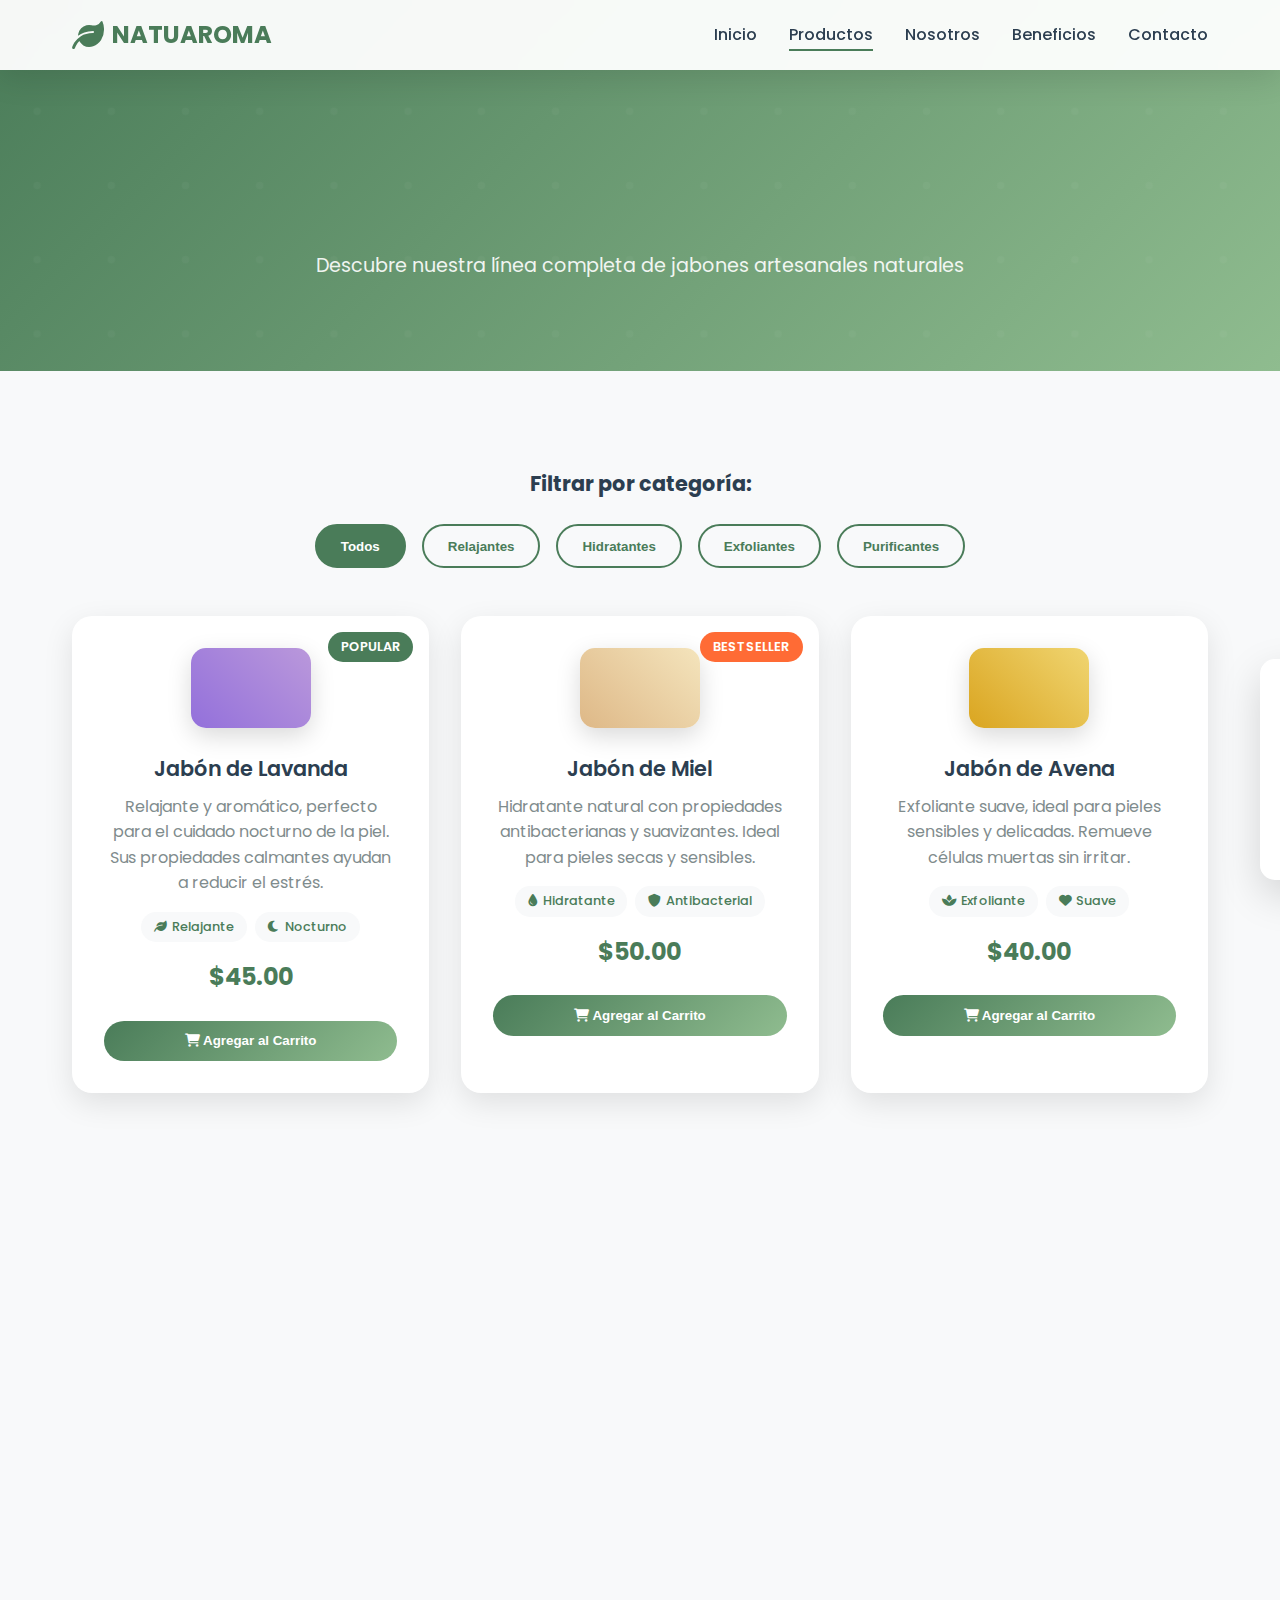
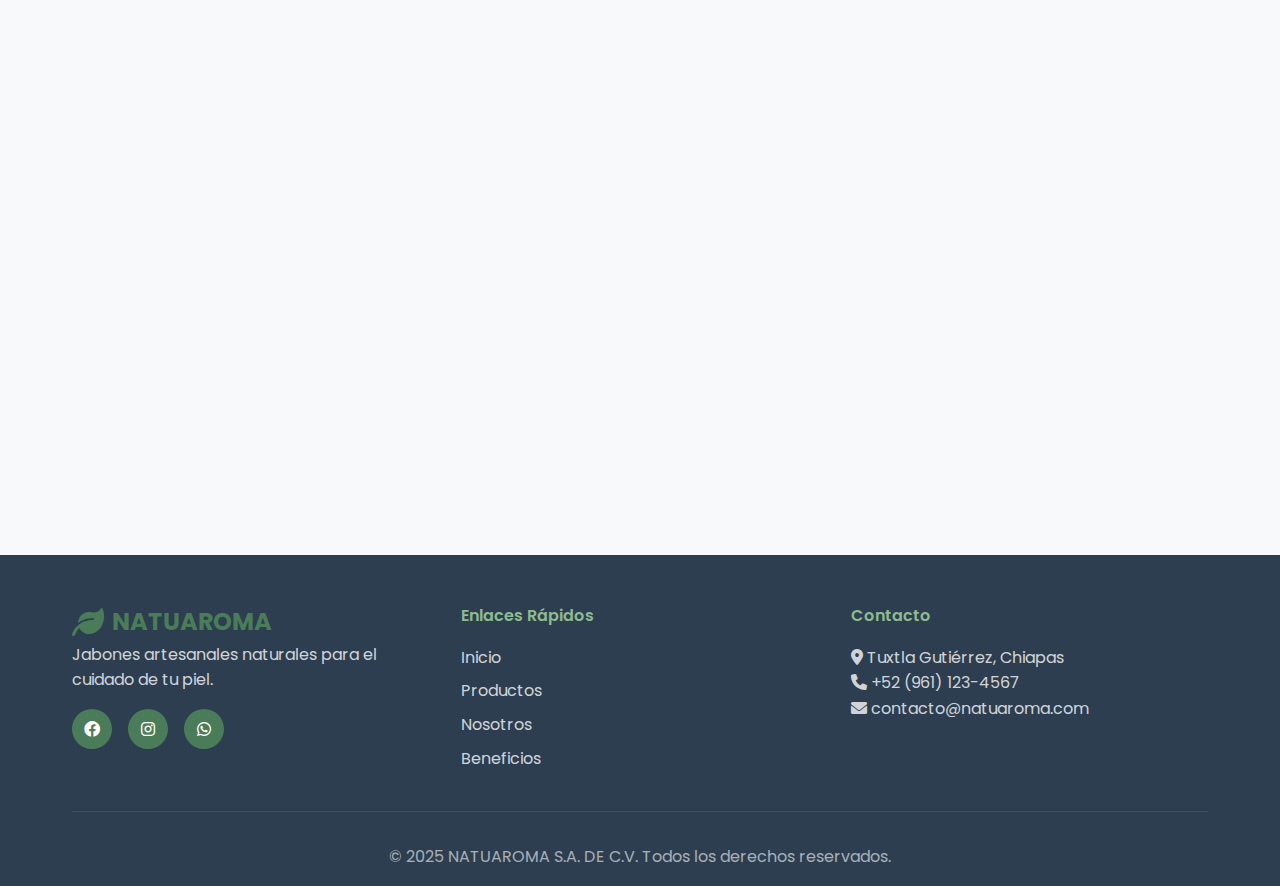
<file: PÁGINA WEB JABONES ARTESANALES/productos.html>
<!DOCTYPE html>
<html lang="es">
<head>
    <meta charset="UTF-8">
    <meta name="viewport" content="width=device-width, initial-scale=1.0">
    <title>Productos - NATUAROMA S.A. DE C.V.</title>
    <link rel="stylesheet" href="styles.css">
    <link href="https://cdnjs.cloudflare.com/ajax/libs/font-awesome/6.0.0/css/all.min.css" rel="stylesheet">
    <link href="https://fonts.googleapis.com/css2?family=Poppins:wght@300;400;500;600;700&display=swap" rel="stylesheet">
</head>
<body>
    <!-- Header -->
    <header class="header">
        <nav class="navbar">
            <div class="nav-container">
                <div class="logo">
                    <i class="fas fa-leaf"></i>
                    <span>NATUAROMA</span>
                </div>
                <ul class="nav-menu">
                    <li><a href="index.html">Inicio</a></li>
                    <li><a href="productos.html" class="active">Productos</a></li>
                    <li><a href="nosotros.html">Nosotros</a></li>
                    <li><a href="beneficios.html">Beneficios</a></li>
                    <li><a href="contacto.html">Contacto</a></li>
                </ul>
                <div class="hamburger">
                    <span></span>
                    <span></span>
                    <span></span>
                </div>
            </div>
        </nav>
    </header>

    <!-- Page Header -->
    <section class="page-header">
        <div class="container">
            <div class="page-header-content">
                <h1 class="fade-in">Nuestros Productos</h1>
                <p class="fade-in-delay">Descubre nuestra línea completa de jabones artesanales naturales</p>
                <nav class="breadcrumb fade-in-delay-2">
                    <a href="index.html">Inicio</a>
                    <span>/</span>
                    <span>Productos</span>
                </nav>
            </div>
        </div>
    </section>

    <!-- Products Section -->
    <section class="products">
        <div class="container">
            <!-- Filter Section -->
            <div class="products-filter">
                <h3>Filtrar por categoría:</h3>
                <div class="filter-buttons">
                    <button class="filter-btn active" data-filter="all">Todos</button>
                    <button class="filter-btn" data-filter="relaxante">Relajantes</button>
                    <button class="filter-btn" data-filter="hidratante">Hidratantes</button>
                    <button class="filter-btn" data-filter="exfoliante">Exfoliantes</button>
                    <button class="filter-btn" data-filter="purificante">Purificantes</button>
                </div>
            </div>

            <!-- Products Grid -->
            <div class="products-grid">
                <div class="product-card animate-on-scroll" data-category="relaxante">
                    <div class="product-image">
                        <div class="soap-visual lavanda"></div>
                        <div class="product-badge">Popular</div>
                    </div>
                    <div class="product-info">
                        <h3>Jabón de Lavanda</h3>
                        <p>Relajante y aromático, perfecto para el cuidado nocturno de la piel. Sus propiedades calmantes ayudan a reducir el estrés.</p>
                        <div class="product-benefits">
                            <span><i class="fas fa-leaf"></i> Relajante</span>
                            <span><i class="fas fa-moon"></i> Nocturno</span>
                        </div>
                        <div class="product-price">$45.00</div>
                        <button class="btn-product">
                            <i class="fas fa-shopping-cart"></i>
                            Agregar al Carrito
                        </button>
                    </div>
                </div>

                <div class="product-card animate-on-scroll" data-category="hidratante">
                    <div class="product-image">
                        <div class="soap-visual miel"></div>
                        <div class="product-badge bestseller">Bestseller</div>
                    </div>
                    <div class="product-info">
                        <h3>Jabón de Miel</h3>
                        <p>Hidratante natural con propiedades antibacterianas y suavizantes. Ideal para pieles secas y sensibles.</p>
                        <div class="product-benefits">
                            <span><i class="fas fa-droplet"></i> Hidratante</span>
                            <span><i class="fas fa-shield-alt"></i> Antibacterial</span>
                        </div>
                        <div class="product-price">$50.00</div>
                        <button class="btn-product">
                            <i class="fas fa-shopping-cart"></i>
                            Agregar al Carrito
                        </button>
                    </div>
                </div>

                <div class="product-card animate-on-scroll" data-category="exfoliante">
                    <div class="product-image">
                        <div class="soap-visual avena"></div>
                    </div>
                    <div class="product-info">
                        <h3>Jabón de Avena</h3>
                        <p>Exfoliante suave, ideal para pieles sensibles y delicadas. Remueve células muertas sin irritar.</p>
                        <div class="product-benefits">
                            <span><i class="fas fa-spa"></i> Exfoliante</span>
                            <span><i class="fas fa-heart"></i> Suave</span>
                        </div>
                        <div class="product-price">$40.00</div>
                        <button class="btn-product">
                            <i class="fas fa-shopping-cart"></i>
                            Agregar al Carrito
                        </button>
                    </div>
                </div>

                <div class="product-card animate-on-scroll" data-category="purificante">
                    <div class="product-image">
                        <div class="soap-visual carbon"></div>
                        <div class="product-badge new">Nuevo</div>
                    </div>
                    <div class="product-info">
                        <h3>Jabón de Carbón Activado</h3>
                        <p>Purificante y detox, perfecto para pieles grasas y mixtas. Absorbe impurezas y controla la grasa.</p>
                        <div class="product-benefits">
                            <span><i class="fas fa-magic"></i> Detox</span>
                            <span><i class="fas fa-balance-scale"></i> Control grasa</span>
                        </div>
                        <div class="product-price">$55.00</div>
                        <button class="btn-product">
                            <i class="fas fa-shopping-cart"></i>
                            Agregar al Carrito
                        </button>
                    </div>
                </div>

                <div class="product-card animate-on-scroll" data-category="hidratante">
                    <div class="product-image">
                        <div class="soap-visual aloe"></div>
                    </div>
                    <div class="product-info">
                        <h3>Jabón de Aloe Vera</h3>
                        <p>Ultra hidratante y calmante, perfecto para pieles irritadas o con quemaduras solares.</p>
                        <div class="product-benefits">
                            <span><i class="fas fa-leaf"></i> Calmante</span>
                            <span><i class="fas fa-sun"></i> Post-solar</span>
                        </div>
                        <div class="product-price">$48.00</div>
                        <button class="btn-product">
                            <i class="fas fa-shopping-cart"></i>
                            Agregar al Carrito
                        </button>
                    </div>
                </div>

                <div class="product-card animate-on-scroll" data-category="exfoliante">
                    <div class="product-image">
                        <div class="soap-visual cafe"></div>
                    </div>
                    <div class="product-info">
                        <h3>Jabón de Café</h3>
                        <p>Exfoliante energizante con cafeína natural. Estimula la circulación y combate la celulitis.</p>
                        <div class="product-benefits">
                            <span><i class="fas fa-bolt"></i> Energizante</span>
                            <span><i class="fas fa-circulation"></i> Circulación</span>
                        </div>
                        <div class="product-price">$52.00</div>
                        <button class="btn-product">
                            <i class="fas fa-shopping-cart"></i>
                            Agregar al Carrito
                        </button>
                    </div>
                </div>

                <div class="product-card animate-on-scroll" data-category="relaxante">
                    <div class="product-image">
                        <div class="soap-visual manzanilla"></div>
                    </div>
                    <div class="product-info">
                        <h3>Jabón de Manzanilla</h3>
                        <p>Suavizante y antiinflamatorio, ideal para pieles sensibles y bebés. Aroma relajante natural.</p>
                        <div class="product-benefits">
                            <span><i class="fas fa-baby"></i> Para bebés</span>
                            <span><i class="fas fa-feather-alt"></i> Suave</span>
                        </div>
                        <div class="product-price">$42.00</div>
                        <button class="btn-product">
                            <i class="fas fa-shopping-cart"></i>
                            Agregar al Carrito
                        </button>
                    </div>
                </div>

                <div class="product-card animate-on-scroll" data-category="purificante">
                    <div class="product-image">
                        <div class="soap-visual te-verde"></div>
                    </div>
                    <div class="product-info">
                        <h3>Jabón de Té Verde</h3>
                        <p>Antioxidante y purificante, rico en vitaminas. Protege contra el envejecimiento prematuro.</p>
                        <div class="product-benefits">
                            <span><i class="fas fa-shield-alt"></i> Antioxidante</span>
                            <span><i class="fas fa-clock"></i> Anti-edad</span>
                        </div>
                        <div class="product-price">$47.00</div>
                        <button class="btn-product">
                            <i class="fas fa-shopping-cart"></i>
                            Agregar al Carrito
                        </button>
                    </div>
                </div>
            </div>

            <!-- Shopping Cart Summary -->
            <div class="cart-summary">
                <div class="cart-info">
                    <h3>Carrito de Compras</h3>
                    <div class="cart-items">
                        <p>No hay productos en el carrito</p>
                    </div>
                    <div class="cart-total">
                        <strong>Total: $0.00</strong>
                    </div>
                    <button class="btn-checkout" disabled>
                        <i class="fas fa-credit-card"></i>
                        Proceder al Pago
                    </button>
                </div>
            </div>
        </div>
    </section>

    <!-- Footer -->
    <footer class="footer">
        <div class="container">
            <div class="footer-content">
                <div class="footer-section">
                    <div class="logo">
                        <i class="fas fa-leaf"></i>
                        <span>NATUAROMA</span>
                    </div>
                    <p>Jabones artesanales naturales para el cuidado de tu piel.</p>
                    <div class="social-links">
                        <a href="#"><i class="fab fa-facebook"></i></a>
                        <a href="#"><i class="fab fa-instagram"></i></a>
                        <a href="#"><i class="fab fa-whatsapp"></i></a>
                    </div>
                </div>
                <div class="footer-section">
                    <h4>Enlaces Rápidos</h4>
                    <ul>
                        <li><a href="index.html">Inicio</a></li>
                        <li><a href="productos.html">Productos</a></li>
                        <li><a href="nosotros.html">Nosotros</a></li>
                        <li><a href="beneficios.html">Beneficios</a></li>
                    </ul>
                </div>
                <div class="footer-section">
                    <h4>Contacto</h4>
                    <p><i class="fas fa-map-marker-alt"></i> Tuxtla Gutiérrez, Chiapas</p>
                    <p><i class="fas fa-phone"></i> +52 (961) 123-4567</p>
                    <p><i class="fas fa-envelope"></i> contacto@natuaroma.com</p>
                </div>
            </div>
            <div class="footer-bottom">
                <p>&copy; 2025 NATUAROMA S.A. DE C.V. Todos los derechos reservados.</p>
            </div>
        </div>
    </footer>

    <script src="script.js"></script>
</body>
</html>
</file>
<file: styles.css>
/* Page Header Styles */
.page-header {
    padding: 8rem 0 4rem;
    background: var(--gradient-primary);
    color: var(--white);
    text-align: center;
    position: relative;
    overflow: hidden;
}

.page-header::before {
    content: '';
    position: absolute;
    top: 0;
    left: 0;
    width: 100%;
    height: 100%;
    background: url('data:image/svg+xml,<svg xmlns="http://www.w3.org/2000/svg" viewBox="0 0 100 100"><defs><pattern id="dots" width="20" height="20" patternUnits="userSpaceOnUse"><circle cx="10" cy="10" r="1" fill="rgba(255,255,255,0.1)"/></pattern></defs><rect width="100" height="100" fill="url(%23dots)"/></svg>');
    opacity: 0.3;
}

.page-header-content {
    position: relative;
    z-index: 2;
}

.page-header h1 {
    font-size: 3rem;
    font-weight: 700;
    margin-bottom: 1rem;
    text-shadow: 2px 2px 4px rgba(0, 0, 0, 0.3);
}

.page-header p {
    font-size: 1.2rem;
    opacity: 0.9;
    margin-bottom: 2rem;
}

.breadcrumb {
    display: flex;
    align-items: center;
    justify-content: center;
    gap: 0.5rem;
    font-size: 0.9rem;
    opacity: 0.8;
}

.breadcrumb a {
    color: var(--white);
    text-decoration: none;
    transition: opacity 0.3s ease;
}

.breadcrumb a:hover {
    opacity: 0.7;
}

/* Featured Products Styles */
.featured-products {
    padding: 6rem 0;
    background: var(--white);
}

.products-preview {
    display: grid;
    grid-template-columns: repeat(auto-fit, minmax(280px, 1fr));
    gap: 2rem;
    margin-bottom: 3rem;
}

.text-center {
    text-align: center;
}

/* Features Section */
.features {
    padding: 6rem 0;
    background: var(--light-bg);
}

.features-grid {
    display: grid;
    grid-template-columns: repeat(auto-fit, minmax(250px, 1fr));
    gap: 2rem;
}

.feature-card {
    background: var(--white);
    padding: 2rem;
    border-radius: 20px;
    text-align: center;
    box-shadow: var(--shadow);
    transition: all 0.3s ease;
}

.feature-card:hover {
    transform: translateY(-10px);
    box-shadow: var(--shadow-hover);
}

.feature-icon {
    width: 70px;
    height: 70px;
    background: var(--gradient-primary);
    border-radius: 50%;
    display: flex;
    align-items: center;
    justify-content: center;
    margin: 0 auto 1.5rem;
}

.feature-icon i {
    font-size: 1.8rem;
    color: var(--white);
}

.feature-card h3 {
    font-size: 1.3rem;
    font-weight: 600;
    margin-bottom: 1rem;
    color: var(--text-dark);
}

/* CTA Section */
.cta-section {
    padding: 6rem 0;
    background: var(--gradient-primary);
    color: var(--white);
    text-align: center;
}

.cta-content h2 {
    font-size: 2.5rem;
    font-weight: 700;
    margin-bottom: 1rem;
}

.cta-content p {
    font-size: 1.2rem;
    margin-bottom: 2rem;
    opacity: 0.9;
}

/* Products Filter */
.products-filter {
    margin-bottom: 3rem;
    text-align: center;
}

.products-filter h3 {
    font-size: 1.3rem;
    color: var(--text-dark);
    margin-bottom: 1.5rem;
}

.filter-buttons {
    display: flex;
    gap: 1rem;
    justify-content: center;
    flex-wrap: wrap;
}

.filter-btn {
    padding: 0.8rem 1.5rem;
    border: 2px solid var(--primary-color);
    background: transparent;
    color: var(--primary-color);
    border-radius: 25px;
    font-weight: 600;
    cursor: pointer;
    transition: all 0.3s ease;
}

.filter-btn.active,
.filter-btn:hover {
    background: var(--primary-color);
    color: var(--white);
}

/* Product Badges */
.product-badge {
    position: absolute;
    top: 1rem;
    right: 1rem;
    background: var(--primary-color);
    color: var(--white);
    padding: 0.3rem 0.8rem;
    border-radius: 15px;
    font-size: 0.8rem;
    font-weight: 600;
    text-transform: uppercase;
}

.product-badge.bestseller {
    background: #ff6b35;
}

.product-badge.new {
    background: #28a745;
}

/* Product Benefits */
.product-benefits {
    display: flex;
    gap: 0.5rem;
    margin-bottom: 1rem;
    flex-wrap: wrap;
    justify-content: center;
}

.product-benefits span {
    background: var(--light-bg);
    color: var(--primary-color);
    padding: 0.3rem 0.8rem;
    border-radius: 15px;
    font-size: 0.8rem;
    font-weight: 500;
    display: flex;
    align-items: center;
    gap: 0.3rem;
}

/* Additional Soap Visuals */
.aloe {
    background: linear-gradient(45deg, #98fb98, #adff2f);
}

.cafe {
    background: linear-gradient(45deg, #8b4513, #d2b48c);
}

.manzanilla {
    background: linear-gradient(45deg, #fff8dc, #f0e68c);
}

.te-verde {
    background: linear-gradient(45deg, #6b8e23, #9acd32);
}

/* Cart Summary */
.cart-summary {
    position: fixed;
    bottom: 20px;
    right: 20px;
    background: var(--white);
    padding: 1.5rem;
    border-radius: 15px;
    box-shadow: var(--shadow-hover);
    max-width: 300px;
    z-index: 1000;
    transform: translateX(100%);
    transition: transform 0.3s ease;
}

.cart-summary.active {
    transform: translateX(0);
}

.cart-info h3 {
    font-size: 1.2rem;
    margin-bottom: 1rem;
    color: var(--primary-color);
}

.cart-items {
    margin-bottom: 1rem;
    max-height: 200px;
    overflow-y: auto;
}

.cart-total {
    font-size: 1.1rem;
    margin-bottom: 1rem;
    color: var(--text-dark);
}

.btn-checkout {
    width: 100%;
    padding: 0.8rem;
    background: var(--gradient-primary);
    color: var(--white);
    border: none;
    border-radius: 10px;
    font-weight: 600;
    cursor: pointer;
    transition: all 0.3s ease;
    display: flex;
    align-items: center;
    justify-content: center;
    gap: 0.5rem;
}

.btn-checkout:hover:not(:disabled) {
    transform: translateY(-2px);
    box-shadow: 0 8px 20px rgba(74, 124, 89, 0.3);
}

.btn-checkout:disabled {
    opacity: 0.5;
    cursor: not-allowed;
}

/* About Detailed */
.about-detailed {
    padding: 6rem 0;
    background: var(--white);
}

.about-detailed .about-content {
    display: grid;
    grid-template-columns: 2fr 1fr;
    gap: 4rem;
    align-items: center;
}

.about-detailed .about-text h2 {
    font-size: 2.5rem;
    font-weight: 700;
    color: var(--primary-color);
    margin-bottom: 2rem;
}

.about-detailed .about-text p {
    font-size: 1.1rem;
    color: var(--text-light);
    margin-bottom: 1.5rem;
    line-height: 1.8;
}

/* Mission & Vision */
.mission-vision {
    padding: 6rem 0;
    background: var(--light-bg);
}

.mission-vision-grid {
    display: grid;
    grid-template-columns: repeat(auto-fit, minmax(400px, 1fr));
    gap: 3rem;
}

.mission-card,
.vision-card {
    background: var(--white);
    padding: 3rem 2rem;
    border-radius: 20px;
    box-shadow: var(--shadow);
    text-align: center;
    transition: all 0.3s ease;
}

.mission-card:hover,
.vision-card:hover {
    transform: translateY(-10px);
    box-shadow: var(--shadow-hover);
}

.card-icon {
    width: 80px;
    height: 80px;
    background: var(--gradient-primary);
    border-radius: 50%;
    display: flex;
    align-items: center;
    justify-content: center;
    margin: 0 auto 1.5rem;
}

.card-icon i {
    font-size: 2rem;
    color: var(--white);
}

.mission-card h3,
.vision-card h3 {
    font-size: 1.5rem;
    font-weight: 600;
    color: var(--text-dark);
    margin-bottom: 1rem;
}

.mission-card p,
.vision-card p {
    color: var(--text-light);
    line-height: 1.7;
}

/* Values Section */
.values {
    padding: 6rem 0;
    background: var(--white);
}

.values-grid {
    display: grid;
    grid-template-columns: repeat(auto-fit, minmax(280px, 1fr));
    gap: 2rem;
}

.value-card {
    background: var(--light-bg);
    padding: 2rem;
    border-radius: 15px;
    text-align: center;
    transition: all 0.3s ease;
    border: 2px solid transparent;
}

.value-card:hover {
    transform: translateY(-5px);
    border-color: var(--primary-color);
    background: var(--white);
    box-shadow: var(--shadow);
}

.value-icon {
    width: 60px;
    height: 60px;
    background: var(--gradient-primary);
    border-radius: 50%;
    display: flex;
    align-items: center;
    justify-content: center;
    margin: 0 auto 1rem;
}

.value-icon i {
    font-size: 1.5rem;
    color: var(--white);
}

.value-card h4 {
    font-size: 1.2rem;
    font-weight: 600;
    color: var(--text-dark);
    margin-bottom: 0.5rem;
}

.value-card p {
    color: var(--text-light);
    font-size: 0.9rem;
    line-height: 1.6;
}

/* Stats Section */
.stats-section {
    padding: 6rem 0;
    background: var(--gradient-primary);
    color: var(--white);
}

.stats-grid {
    display: grid;
    grid-template-columns: repeat(auto-fit, minmax(200px, 1fr));
    gap: 2rem;
}

.stat-card {
    text-align: center;
    padding: 2rem 1rem;
}

.stat-number {
    font-size: 3rem;
    font-weight: 700;
    margin-bottom: 0.5rem;
    text-shadow: 2px 2px 4px rgba(0, 0, 0, 0.3);
}

.stat-label {
    font-size: 1.1rem;
    font-weight: 600;
    margin-bottom: 1rem;
    opacity: 0.9;
}

.stat-card p {
    font-size: 0.9rem;
    opacity: 0.8;
    line-height: 1.5;
}

/* Process Section */
.process {
    padding: 6rem 0;
    background: var(--light-bg);
}

.process-steps {
    display: flex;
    flex-direction: column;
    gap: 3rem;
}

.process-step {
    display: grid;
    grid-template-columns: auto 1fr;
    gap: 2rem;
    align-items: center;
    padding: 2rem;
    background: var(--white);
    border-radius: 20px;
    box-shadow: var(--shadow);
    transition: all 0.3s ease;
}

.process-step:hover {
    transform: translateX(10px);
    box-shadow: var(--shadow-hover);
}

.step-number {
    width: 60px;
    height: 60px;
    background: var(--gradient-primary);
    color: var(--white);
    border-radius: 50%;
    display: flex;
    align-items: center;
    justify-content: center;
    font-size: 1.5rem;
    font-weight: 700;
    box-shadow: 0 4px 15px rgba(74, 124, 89, 0.3);
}

.step-content h4 {
    font-size: 1.3rem;
    font-weight: 600;
    color: var(--text-dark);
    margin-bottom: 0.5rem;
}

.step-content p {
    color: var(--text-light);
    line-height: 1.6;
}

/* Team Section */
.team {
    padding: 6rem 0;
    background: var(--white);
}

.team-grid {
    display: grid;
    grid-template-columns: repeat(auto-fit, minmax(300px, 1fr));
    gap: 2rem;
}

.team-member {
    background: var(--light-bg);
    padding: 2rem;
    border-radius: 20px;
    text-align: center;
    transition: all 0.3s ease;
}

.team-member:hover {
    transform: translateY(-10px);
    box-shadow: var(--shadow-hover);
    background: var(--white);
}

.member-photo {
    width: 100px;
    height: 100px;
    background: var(--gradient-primary);
    border-radius: 50%;
    display: flex;
    align-items: center;
    justify-content: center;
    margin: 0 auto 1.5rem;
    box-shadow: 0 4px 15px rgba(74, 124, 89, 0.3);
}

.member-photo i {
    font-size: 2.5rem;
    color: var(--white);
}

.member-info h4 {
    font-size: 1.3rem;
    font-weight: 600;
    color: var(--text-dark);
    margin-bottom: 0.5rem;
}

.member-role {
    color: var(--primary-color);
    font-weight: 500;
    margin-bottom: 1rem;
    font-size: 0.9rem;
    text-transform: uppercase;
    letter-spacing: 1px;
}

.member-description {
    color: var(--text-light);
    line-height: 1.6;
    font-size: 0.95rem;
}

/* Benefits Page Styles */
.main-benefits {
    padding: 6rem 0;
    background: var(--white);
}

.benefits-intro {
    text-align: center;
    margin-bottom: 4rem;
}

.benefits-intro h2 {
    font-size: 2.5rem;
    font-weight: 700;
    color: var(--primary-color);
    margin-bottom: 1.5rem;
}

.benefits-intro p {
    font-size: 1.1rem;
    color: var(--text-light);
    max-width: 800px;
    margin: 0 auto;
    line-height: 1.8;
}

.benefit-list {
    list-style: none;
    padding: 0;
    margin-top: 1rem;
}

.benefit-list li {
    display: flex;
    align-items: center;
    gap: 0.5rem;
    margin-bottom: 0.5rem;
    color: var(--text-light);
    font-size: 0.9rem;
}

.benefit-list i {
    color: var(--primary-color);
    font-size: 0.8rem;
}

/* Ingredients Benefits */
.ingredients-benefits {
    padding: 6rem 0;
    background: var(--light-bg);
}

.ingredients-grid {
    display: grid;
    grid-template-columns: repeat(auto-fit, minmax(350px, 1fr));
    gap: 2rem;
}

.ingredient-card {
    background: var(--white);
    border-radius: 20px;
    overflow: hidden;
    box-shadow: var(--shadow);
    transition: all 0.3s ease;
}

.ingredient-card:hover {
    transform: translateY(-10px);
    box-shadow: var(--shadow-hover);
}

.ingredient-image {
    height: 120px;
    display: flex;
    align-items: center;
    justify-content: center;
    position: relative;
}

.ingredient-image i {
    font-size: 3rem;
    color: rgba(255, 255, 255, 0.9);
    text-shadow: 2px 2px 4px rgba(0, 0, 0, 0.3);
}

.lavanda-bg {
    background: linear-gradient(45deg, #9370db, #ba98db);
}

.miel-bg {
    background: linear-gradient(45deg, #deb887, #f4e4bc);
}

.avena-bg {
    background: linear-gradient(45deg, #daa520, #f0d571);
}

.carbon-bg {
    background: linear-gradient(45deg, #2c3e50, #556983);
}

.aloe-bg {
    background: linear-gradient(45deg, #98fb98, #adff2f);
}

.cafe-bg {
    background: linear-gradient(45deg, #8b4513, #d2b48c);
}

.ingredient-info {
    padding: 2rem;
}

.ingredient-info h4 {
    font-size: 1.3rem;
    font-weight: 600;
    color: var(--text-dark);
    margin-bottom: 1rem;
}

.ingredient-benefits {
    display: flex;
    gap: 0.5rem;
    margin-bottom: 1rem;
    flex-wrap: wrap;
}

.benefit-tag {
    background: var(--light-bg);
    color: var(--primary-color);
    padding: 0.3rem 0.8rem;
    border-radius: 15px;
    font-size: 0.8rem;
    font-weight: 500;
}

.ingredient-info p {
    color: var(--text-light);
    line-height: 1.6;
}

/* Comparison Section */
.comparison {
    padding: 6rem 0;
    background: var(--white);
}

.comparison-table {
    background: var(--light-bg);
    border-radius: 20px;
    overflow: hidden;
    box-shadow: var(--shadow);
}

.comparison-header {
    display: grid;
    grid-template-columns: 1fr 1fr;
    background: var(--gradient-primary);
    color: var(--white);
}

.comparison-col {
    padding: 2rem;
    text-align: center;
}

.comparison-col h3 {
    font-size: 1.3rem;
    font-weight: 600;
    display: flex;
    align-items: center;
    justify-content: center;
    gap: 0.5rem;
}

.comparison-row {
    display: grid;
    grid-template-columns: 1fr 1fr;
    border-bottom: 1px solid rgba(0, 0, 0, 0.1);
}

.comparison-row:last-child {
    border-bottom: none;
}

.comparison-item {
    padding: 1.5rem;
    display: flex;
    align-items: center;
    gap: 1rem;
    font-weight: 500;
}

.comparison-item.good {
    background: rgba(40, 167, 69, 0.05);
    color: #28a745;
}

.comparison-item.bad {
    background: rgba(220, 53, 69, 0.05);
    color: #dc3545;
}

.comparison-item i {
    font-size: 1.2rem;
}

/* Health Benefits */
.health-benefits {
    padding: 6rem 0;
    background: var(--light-bg);
}

.health-grid {
    display: grid;
    grid-template-columns: repeat(auto-fit, minmax(250px, 1fr));
    gap: 2rem;
}

.health-card {
    background: var(--white);
    padding: 2rem;
    border-radius: 20px;
    text-align: center;
    box-shadow: var(--shadow);
    transition: all 0.3s ease;
}

.health-card:hover {
    transform: translateY(-10px);
    box-shadow: var(--shadow-hover);
}

.health-icon {
    width: 70px;
    height: 70px;
    background: var(--gradient-primary);
    border-radius: 50%;
    display: flex;
    align-items: center;
    justify-content: center;
    margin: 0 auto 1.5rem;
}

.health-icon i {
    font-size: 1.8rem;
    color: var(--white);
}

.health-card h4 {
    font-size: 1.2rem;
    font-weight: 600;
    color: var(--text-dark);
    margin-bottom: 1rem;
}

.health-card p {
    color: var(--text-light);
    line-height: 1.6;
}

/* Contact Page Styles */
.contact {
    padding: 6rem 0;
    background: var(--white);
}

.contact-intro {
    text-align: center;
    margin-bottom: 4rem;
}

.contact-intro h2 {
    font-size: 2.5rem;
    font-weight: 700;
    color: var(--primary-color);
    margin-bottom: 1.5rem;
}

.contact-intro p {
    font-size: 1.1rem;
    color: var(--text-light);
    max-width: 800px;
    margin: 0 auto;
    line-height: 1.8;
}

.contact-content {
    display: grid;
    grid-template-columns: 1fr 1.5fr;
    gap: 4rem;
}

.contact-info {
    display: flex;
    flex-direction: column;
    gap: 2rem;
}

.contact-item {
    display: flex;
    align-items: flex-start;
    gap: 1.5rem;
    padding: 2rem;
    background: var(--light-bg);
    border-radius: 20px;
    transition: all 0.3s ease;
}

.contact-item:hover {
    transform: translateX(10px);
    box-shadow: var(--shadow);
    background: var(--white);
}

.contact-icon {
    width: 60px;
    height: 60px;
    background: var(--gradient-primary);
    border-radius: 50%;
    display: flex;
    align-items: center;
    justify-content: center;
    flex-shrink: 0;
}

.contact-icon i {
    font-size: 1.5rem;
    color: var(--white);
}

.contact-details h4 {
    font-size: 1.2rem;
    font-weight: 600;
    color: var(--text-dark);
    margin-bottom: 0.5rem;
}

.contact-details p {
    color: var(--text-light);
    margin-bottom: 0.3rem;
    line-height: 1.5;
}

.contact-details a {
    color: var(--primary-color);
    text-decoration: none;
    font-weight: 500;
    transition: color 0.3s ease;
}

.contact-details a:hover {
    color: var(--secondary-color);
}

/* Contact Form Styles */
.contact-form {
    background: var(--light-bg);
    padding: 3rem;
    border-radius: 20px;
    box-shadow: var(--shadow);
}

.contact-form h3 {
    font-size: 1.5rem;
    font-weight: 600;
    color: var(--text-dark);
    margin-bottom: 2rem;
    text-align: center;
}

.form-row {
    display: grid;
    grid-template-columns: 1fr 1fr;
    gap: 1rem;
    margin-bottom: 1.5rem;
}

.form-group {
    margin-bottom: 1.5rem;
}

.form-group label {
    display: block;
    margin-bottom: 0.5rem;
    color: var(--text-dark);
    font-weight: 500;
}

.form-group input,
.form-group select,
.form-group textarea {
    width: 100%;
    padding: 1rem;
    border: 2px solid transparent;
    border-radius: 10px;
    font-family: inherit;
    font-size: 1rem;
    background: var(--white);
    transition: all 0.3s ease;
    resize: vertical;
}

.form-group input:focus,
.form-group select:focus,
.form-group textarea:focus {
    outline: none;
    border-color: var(--primary-color);
    box-shadow: 0 0 0 3px rgba(74, 124, 89, 0.1);
}

.checkbox-group {
    display: flex;
    align-items: flex-start;
    gap: 0.8rem;
}

.checkbox-group input[type="checkbox"] {
    width: auto;
    margin: 0;
    margin-top: 0.2rem;
}

.checkbox-group label {
    margin-bottom: 0;
    font-size: 0.9rem;
    line-height: 1.5;
}

.checkbox-group a {
    color: var(--primary-color);
    text-decoration: none;
}

.checkbox-group a:hover {
    text-decoration: underline;
}

/* FAQ Section */
.faq {
    padding: 6rem 0;
    background: var(--light-bg);
}

.faq-container {
    max-width: 800px;
    margin: 0 auto;
}

.faq-item {
    background: var(--white);
    margin-bottom: 1rem;
    border-radius: 15px;
    overflow: hidden;
    box-shadow: var(--shadow);
    transition: all 0.3s ease;
}

.faq-question {
    padding: 1.5rem;
    cursor: pointer;
    display: flex;
    justify-content: space-between;
    align-items: center;
    background: var(--white);
    transition: background-color 0.3s ease;
}

.faq-question:hover {
    background: var(--light-bg);
}

.faq-question h4 {
    font-size: 1.1rem;
    font-weight: 600;
    color: var(--text-dark);
    margin: 0;
}

.faq-question i {
    color: var(--primary-color);
    transition: transform 0.3s ease;
}

.faq-item.active .faq-question i {
    transform: rotate(180deg);
}

.faq-answer {
    max-height: 0;
    overflow: hidden;
    transition: all 0.3s ease;
}

.faq-item.active .faq-answer {
    max-height: 200px;
    padding: 0 1.5rem 1.5rem;
}

.faq-answer p {
    color: var(--text-light);
    line-height: 1.6;
    margin: 0;
}

/* Social Media Section */
.social-media {
    padding: 6rem 0;
    background: var(--white);
}

.social-content {
    text-align: center;
}

.social-content h2 {
    font-size: 2.5rem;
    font-weight: 700;
    color: var(--primary-color);
    margin-bottom: 1rem;
}

.social-content p {
    font-size: 1.1rem;
    color: var(--text-light);
    margin-bottom: 3rem;
}

.social-grid {
    display: grid;
    grid-template-columns: repeat(auto-fit, minmax(200px, 1fr));
    gap: 2rem;
    max-width: 800px;
    margin: 0 auto;
}

.social-card {
    display: flex;
    align-items: center;
    gap: 1rem;
    padding: 1.5rem;
    background: var(--light-bg);
    border-radius: 15px;
    text-decoration: none;
    transition: all 0.3s ease;
    color: var(--text-dark);
}

.social-card:hover {
    transform: translateY(-5px);
    box-shadow: var(--shadow);
    background: var(--white);
}

.social-card.facebook:hover {
    border-left: 4px solid #1877f2;
}

.social-card.instagram:hover {
    border-left: 4px solid #e4405f;
}

.social-card.whatsapp:hover {
    border-left: 4px solid #25d366;
}

.social-card.tiktok:hover {
    border-left: 4px solid #000000;
}

.social-card i {
    font-size: 2rem;
    color: var(--primary-color);
}

.social-info h4 {
    font-size: 1.1rem;
    font-weight: 600;
    margin-bottom: 0.3rem;
}

.social-info p {
    font-size: 0.9rem;
    color: var(--text-light);
    margin: 0;
}

/* Map Section */
.map-section {
    padding: 6rem 0;
    background: var(--light-bg);
}

.map-container {
    margin-bottom: 3rem;
}

.map-placeholder {
    background: var(--gradient-primary);
    color: var(--white);
    padding: 4rem 2rem;
    border-radius: 20px;
    text-align: center;
    box-shadow: var(--shadow);
}

.map-placeholder i {
    font-size: 4rem;
    margin-bottom: 1rem;
    opacity: 0.9;
}

.map-placeholder h4 {
    font-size: 1.5rem;
    font-weight: 600;
    margin-bottom: 0.5rem;
}

.map-placeholder p {
    margin-bottom: 0.3rem;
    opacity: 0.9;
}

.btn-map {
    display: inline-flex;
    align-items: center;
    gap: 0.5rem;
    margin-top: 1.5rem;
    padding: 0.8rem 1.5rem;
    background: var(--white);
    color: var(--primary-color);
    text-decoration: none;
    border-radius: 25px;
    font-weight: 600;
    transition: all 0.3s ease;
}

.btn-map:hover {
    transform: translateY(-2px);
    box-shadow: 0 8px 20px rgba(0, 0, 0, 0.15);
}

.location-info {
    background: var(--white);
    padding: 3rem;
    border-radius: 20px;
    box-shadow: var(--shadow);
}

.info-grid {
    display: grid;
    grid-template-columns: repeat(auto-fit, minmax(250px, 1fr));
    gap: 2rem;
}

.info-item {
    display: flex;
    align-items: flex-start;
    gap: 1rem;
}

.info-item i {
    font-size: 1.5rem;
    color: var(--primary-color);
    margin-top: 0.2rem;
}

.info-item h4 {
    font-size: 1.1rem;
    font-weight: 600;
    color: var(--text-dark);
    margin-bottom: 0.5rem;
}

.info-item p {
    color: var(--text-light);
    font-size: 0.9rem;
    margin-bottom: 0.3rem;
}

/* Newsletter Section */
.newsletter {
    padding: 4rem 0;
    background: var(--gradient-primary);
    color: var(--white);
}

.newsletter-content {
    display: grid;
    grid-template-columns: 1fr auto;
    gap: 2rem;
    align-items: center;
}

.newsletter-text h3 {
    font-size: 1.5rem;
    font-weight: 600;
    margin-bottom: 0.5rem;
}

.newsletter-text p {
    opacity: 0.9;
}

.newsletter-form {
    display: flex;
    gap: 1rem;
    min-width: 300px;
}

.newsletter-form input {
    flex: 1;
    padding: 0.8rem 1rem;
    border: none;
    border-radius: 25px;
    font-size: 1rem;
}

.newsletter-form button {
    padding: 0.8rem 1.5rem;
    background: var(--white);
    color: var(--primary-color);
    border: none;
    border-radius: 25px;
    font-weight: 600;
    cursor: pointer;
    transition: all 0.3s ease;
    display: flex;
    align-items: center;
    gap: 0.5rem;
    white-space: nowrap;
}

.newsletter-form button:hover {
    transform: translateY(-2px);
    box-shadow: 0 8px 20px rgba(0, 0, 0, 0.15);
}
    * {
    margin: 0;
    padding: 0;
    box-sizing: border-box;
}

:root {
    --primary-color: #4a7c59;
    --secondary-color: #8fbc8f;
    --accent-color: #deb887;
    --text-dark: #2c3e50;
    --text-light: #7f8c8d;
    --white: #ffffff;
    --light-bg: #f8f9fa;
    --gradient-primary: linear-gradient(135deg, #4a7c59, #8fbc8f);
    --gradient-secondary: linear-gradient(135deg, #deb887, #f4e4bc);
    --shadow: 0 10px 30px rgba(0, 0, 0, 0.1);
    --shadow-hover: 0 15px 40px rgba(0, 0, 0, 0.15);
}

body {
    font-family: 'Poppins', sans-serif;
    line-height: 1.6;
    color: var(--text-dark);
    overflow-x: hidden;
}

html {
    scroll-behavior: smooth;
}

/* Header */
.header {
    position: fixed;
    top: 0;
    width: 100%;
    background: rgba(255, 255, 255, 0.95);
    backdrop-filter: blur(10px);
    z-index: 1000;
    transition: all 0.3s ease;
    box-shadow: var(--shadow);
}

.navbar {
    padding: 1rem 0;
}

.nav-container {
    max-width: 1200px;
    margin: 0 auto;
    padding: 0 2rem;
    display: flex;
    justify-content: space-between;
    align-items: center;
}

.logo {
    display: flex;
    align-items: center;
    gap: 0.5rem;
    font-size: 1.5rem;
    font-weight: 700;
    color: var(--primary-color);
}

.logo i {
    font-size: 2rem;
    animation: rotate 4s linear infinite;
}

@keyframes rotate {
    from { transform: rotate(0deg); }
    to { transform: rotate(360deg); }
}

.nav-menu {
    display: flex;
    list-style: none;
    gap: 2rem;
}

.nav-menu a {
    text-decoration: none;
    color: var(--text-dark);
    font-weight: 500;
    transition: all 0.3s ease;
    position: relative;
}

.nav-menu a::after {
    content: '';
    position: absolute;
    width: 0;
    height: 2px;
    bottom: -5px;
    left: 50%;
    background: var(--primary-color);
    transition: all 0.3s ease;
    transform: translateX(-50%);
}

.nav-menu a:hover::after {
    width: 100%;
}

.hamburger {
    display: none;
    flex-direction: column;
    cursor: pointer;
}

.hamburger span {
    width: 25px;
    height: 3px;
    background: var(--primary-color);
    margin: 3px 0;
    transition: 0.3s;
}

/* Hero Section */
.hero {
    min-height: 100vh;
    display: flex;
    align-items: center;
    justify-content: center;
    background: var(--gradient-primary);
    color: var(--white);
    position: relative;
    overflow: hidden;
}

.hero::before {
    content: '';
    position: absolute;
    top: -50%;
    right: -50%;
    width: 200%;
    height: 200%;
    background: url('data:image/svg+xml,<svg xmlns="http://www.w3.org/2000/svg" viewBox="0 0 100 100"><defs><pattern id="grain" width="100" height="100" patternUnits="userSpaceOnUse"><circle cx="25" cy="25" r="2" fill="rgba(255,255,255,0.1)"/><circle cx="75" cy="75" r="1.5" fill="rgba(255,255,255,0.05)"/><circle cx="50" cy="10" r="1" fill="rgba(255,255,255,0.08)"/></pattern></defs><rect width="100" height="100" fill="url(%23grain)"/></svg>');
    animation: float 20s ease-in-out infinite;
    opacity: 0.3;
}

@keyframes float {
    0%, 100% { transform: translateX(0) translateY(0) rotate(0deg); }
    33% { transform: translateX(30px) translateY(-20px) rotate(10deg); }
    66% { transform: translateX(-20px) translateY(10px) rotate(-5deg); }
}

.hero-content {
    max-width: 1200px;
    margin: 0 auto;
    padding: 0 2rem;
    display: grid;
    grid-template-columns: 1fr 1fr;
    gap: 4rem;
    align-items: center;
    position: relative;
    z-index: 2;
}

.hero-text h1 {
    font-size: 3.5rem;
    font-weight: 700;
    margin-bottom: 1rem;
    text-shadow: 2px 2px 4px rgba(0, 0, 0, 0.3);
}

.hero-text h2 {
    font-size: 1.8rem;
    font-weight: 400;
    margin-bottom: 1.5rem;
    opacity: 0.9;
}

.hero-text p {
    font-size: 1.1rem;
    margin-bottom: 2rem;
    opacity: 0.8;
    line-height: 1.8;
}

.cta-buttons {
    display: flex;
    gap: 1rem;
    flex-wrap: wrap;
}

.btn-primary, .btn-secondary {
    padding: 1rem 2rem;
    border: none;
    border-radius: 50px;
    font-weight: 600;
    cursor: pointer;
    transition: all 0.3s ease;
    display: flex;
    align-items: center;
    gap: 0.5rem;
    text-decoration: none;
    font-size: 1rem;
}

.btn-primary {
    background: var(--white);
    color: var(--primary-color);
}

.btn-primary:hover {
    transform: translateY(-3px);
    box-shadow: 0 10px 25px rgba(0, 0, 0, 0.2);
}

.btn-secondary {
    background: transparent;
    color: var(--white);
    border: 2px solid var(--white);
}

.btn-secondary:hover {
    background: var(--white);
    color: var(--primary-color);
    transform: translateY(-3px);
}

.hero-image {
    display: flex;
    justify-content: center;
    align-items: center;
}

.soap-container {
    position: relative;
    width: 300px;
    height: 300px;
}

.soap {
    position: absolute;
    width: 100px;
    height: 100px;
    border-radius: 20px;
    box-shadow: 0 10px 30px rgba(0, 0, 0, 0.2);
    animation: floatSoap 6s ease-in-out infinite;
}

.soap-1 {
    background: linear-gradient(45deg, #deb887, #f4e4bc);
    top: 20px;
    left: 50px;
    animation-delay: 0s;
}

.soap-2 {
    background: linear-gradient(45deg, #9370db, #ba98db);
    top: 100px;
    right: 30px;
    animation-delay: 2s;
}

.soap-3 {
    background: linear-gradient(45deg, #8fbc8f, #a8d8a8);
    bottom: 50px;
    left: 80px;
    animation-delay: 4s;
}

@keyframes floatSoap {
    0%, 100% { transform: translateY(0) rotate(0deg); }
    50% { transform: translateY(-20px) rotate(10deg); }
}

.scroll-indicator {
    position: absolute;
    bottom: 30px;
    left: 50%;
    transform: translateX(-50%);
    animation: bounce 2s infinite;
}

.scroll-arrow {
    width: 30px;
    height: 30px;
    border-right: 2px solid var(--white);
    border-bottom: 2px solid var(--white);
    transform: rotate(45deg);
}

@keyframes bounce {
    0%, 20%, 50%, 80%, 100% { transform: translateX(-50%) translateY(0); }
    40% { transform: translateX(-50%) translateY(-10px); }
    60% { transform: translateX(-50%) translateY(-5px); }
}

/* Animations */
.fade-in {
    opacity: 0;
    transform: translateY(30px);
    animation: fadeInUp 1s ease forwards;
}

.fade-in-delay {
    opacity: 0;
    transform: translateY(30px);
    animation: fadeInUp 1s ease 0.3s forwards;
}

.fade-in-delay-2 {
    opacity: 0;
    transform: translateY(30px);
    animation: fadeInUp 1s ease 0.6s forwards;
}

.fade-in-delay-3 {
    opacity: 0;
    transform: translateY(30px);
    animation: fadeInUp 1s ease 0.9s forwards;
}

@keyframes fadeInUp {
    to {
        opacity: 1;
        transform: translateY(0);
    }
}

/* Container */
.container {
    max-width: 1200px;
    margin: 0 auto;
    padding: 0 2rem;
}

/* Section Headers */
.section-header {
    text-align: center;
    margin-bottom: 4rem;
}

.section-title {
    font-size: 2.5rem;
    font-weight: 700;
    color: var(--primary-color);
    margin-bottom: 1rem;
}

.section-subtitle {
    font-size: 1.1rem;
    color: var(--text-light);
    max-width: 600px;
    margin: 0 auto;
}

/* Products Section */
.products {
    padding: 6rem 0;
    background: var(--light-bg);
}

.products-grid {
    display: grid;
    grid-template-columns: repeat(auto-fit, minmax(280px, 1fr));
    gap: 2rem;
}

.product-card {
    background: var(--white);
    border-radius: 20px;
    padding: 2rem;
    text-align: center;
    box-shadow: var(--shadow);
    transition: all 0.3s ease;
    position: relative;
    overflow: hidden;
}

.product-card::before {
    content: '';
    position: absolute;
    top: 0;
    left: -100%;
    width: 100%;
    height: 100%;
    background: linear-gradient(90deg, transparent, rgba(255, 255, 255, 0.2), transparent);
    transition: left 0.5s;
}

.product-card:hover::before {
    left: 100%;
}

.product-card:hover {
    transform: translateY(-10px);
    box-shadow: var(--shadow-hover);
}

.product-image {
    margin-bottom: 1.5rem;
    display: flex;
    justify-content: center;
}

.soap-visual {
    width: 120px;
    height: 80px;
    border-radius: 15px;
    position: relative;
    box-shadow: 0 8px 25px rgba(0, 0, 0, 0.15);
    transition: transform 0.3s ease;
}

.product-card:hover .soap-visual {
    transform: rotateY(15deg) rotateX(10deg);
}

.lavanda {
    background: linear-gradient(45deg, #9370db, #ba98db);
}

.miel {
    background: linear-gradient(45deg, #deb887, #f4e4bc);
}

.avena {
    background: linear-gradient(45deg, #daa520, #f0d571);
}

.carbon {
    background: linear-gradient(45deg, #2c3e50, #556983);
}

.product-info h3 {
    font-size: 1.3rem;
    font-weight: 600;
    margin-bottom: 0.5rem;
    color: var(--text-dark);
}

.product-info p {
    color: var(--text-light);
    margin-bottom: 1rem;
    line-height: 1.6;
}

.product-price {
    font-size: 1.5rem;
    font-weight: 700;
    color: var(--primary-color);
    margin-bottom: 1.5rem;
}

.btn-product {
    background: var(--gradient-primary);
    color: var(--white);
    border: none;
    padding: 0.8rem 2rem;
    border-radius: 25px;
    font-weight: 600;
    cursor: pointer;
    transition: all 0.3s ease;
    width: 100%;
}

.btn-product:hover {
    transform: translateY(-2px);
    box-shadow: 0 8px 20px rgba(74, 124, 89, 0.3);
}

/* About Section */
.about {
    padding: 6rem 0;
    background: var(--white);
}

.about-content {
    display: grid;
    grid-template-columns: 1fr 1fr;
    gap: 4rem;
    align-items: center;
}

.about-text h2 {
    font-size: 2.5rem;
    font-weight: 700;
    color: var(--primary-color);
    margin-bottom: 1.5rem;
}

.about-text p {
    font-size: 1.1rem;
    color: var(--text-light);
    margin-bottom: 1.5rem;
    line-height: 1.8;
}

.stats {
    display: flex;
    gap: 2rem;
    margin-top: 2rem;
}

.stat-item {
    text-align: center;
}

.stat-number {
    font-size: 2.5rem;
    font-weight: 700;
    color: var(--primary-color);
    line-height: 1;
}

.stat-label {
    font-size: 0.9rem;
    color: var(--text-light);
    text-transform: uppercase;
    letter-spacing: 1px;
}

.about-image {
    display: flex;
    justify-content: center;
}

.image-placeholder {
    width: 300px;
    height: 300px;
    background: var(--gradient-secondary);
    border-radius: 50%;
    display: flex;
    flex-direction: column;
    align-items: center;
    justify-content: center;
    color: var(--primary-color);
    box-shadow: var(--shadow);
}

.image-placeholder i {
    font-size: 4rem;
    margin-bottom: 1rem;
    animation: pulse 2s ease-in-out infinite;
}

@keyframes pulse {
    0%, 100% { transform: scale(1); }
    50% { transform: scale(1.1); }
}

.image-placeholder span {
    font-weight: 600;
    font-size: 1.2rem;
}

/* Benefits Section */
.benefits {
    padding: 6rem 0;
    background: var(--light-bg);
}

.benefits-grid {
    display: grid;
    grid-template-columns: repeat(auto-fit, minmax(250px, 1fr));
    gap: 2rem;
}

.benefit-card {
    background: var(--white);
    padding: 2.5rem 2rem;
    border-radius: 20px;
    text-align: center;
    box-shadow: var(--shadow);
    transition: all 0.3s ease;
    position: relative;
    overflow: hidden;
}

.benefit-card::before {
    content: '';
    position: absolute;
    top: 0;
    left: 0;
    width: 100%;
    height: 100%;
    background: var(--gradient-primary);
    opacity: 0;
    transition: opacity 0.3s ease;
    z-index: 1;
}

.benefit-card:hover::before {
    opacity: 0.1;
}

.benefit-card:hover {
    transform: translateY(-10px);
    box-shadow: var(--shadow-hover);
}

.benefit-icon {
    width: 80px;
    height: 80px;
    background: var(--gradient-primary);
    border-radius: 50%;
    display: flex;
    align-items: center;
    justify-content: center;
    margin: 0 auto 1.5rem;
    position: relative;
    z-index: 2;
    transition: transform 0.3s ease;
}

.benefit-card:hover .benefit-icon {
    transform: scale(1.1) rotate(10deg);
}

.benefit-icon i {
    font-size: 2rem;
    color: var(--white);
}

.benefit-card h3 {
    font-size: 1.3rem;
    font-weight: 600;
    margin-bottom: 1rem;
    color: var(--text-dark);
    position: relative;
    z-index: 2;
}

.benefit-card p {
    color: var(--text-light);
    line-height: 1.6;
    position: relative;
    z-index: 2;
}

/* Contact Section */
.contact {
    padding: 6rem 0;
    background: var(--white);
}

.contact-content {
    display: grid;
    grid-template-columns: 1fr 1fr;
    gap: 4rem;
}

.contact-info {
    display: flex;
    flex-direction: column;
    gap: 2rem;
}

.contact-item {
    display: flex;
    align-items: flex-start;
    gap: 1rem;
    padding: 1.5rem;
    background: var(--light-bg);
    border-radius: 15px;
    transition: all 0.3s ease;
}

.contact-item:hover {
    transform: translateX(10px);
    box-shadow: var(--shadow);
}

.contact-item i {
    font-size: 1.5rem;
    color: var(--primary-color);
    margin-top: 0.2rem;
}

.contact-item h4 {
    font-weight: 600;
    color: var(--text-dark);
    margin-bottom: 0.5rem;
}

.contact-item p {
    color: var(--text-light);
    margin: 0;
}

.contact-form {
    background: var(--light-bg);
    padding: 2.5rem;
    border-radius: 20px;
    box-shadow: var(--shadow);
}

.form-group {
    margin-bottom: 1.5rem;
}

.form-group input,
.form-group textarea {
    width: 100%;
    padding: 1rem;
    border: 2px solid transparent;
    border-radius: 10px;
    font-family: inherit;
    font-size: 1rem;
    background: var(--white);
    transition: all 0.3s ease;
    resize: vertical;
}

.form-group input:focus,
.form-group textarea:focus {
    outline: none;
    border-color: var(--primary-color);
    box-shadow: 0 0 0 3px rgba(74, 124, 89, 0.1);
}

.btn-submit {
    background: var(--gradient-primary);
    color: var(--white);
    border: none;
    padding: 1rem 2rem;
    border-radius: 25px;
    font-weight: 600;
    cursor: pointer;
    transition: all 0.3s ease;
    display: flex;
    align-items: center;
    gap: 0.5rem;
    width: 100%;
    justify-content: center;
    font-size: 1rem;
}

.btn-submit:hover {
    transform: translateY(-2px);
    box-shadow: 0 10px 25px rgba(74, 124, 89, 0.3);
}

/* Footer */
.footer {
    background: var(--text-dark);
    color: var(--white);
    padding: 3rem 0 1rem;
}

.footer-content {
    display: grid;
    grid-template-columns: repeat(auto-fit, minmax(250px, 1fr));
    gap: 2rem;
    margin-bottom: 2rem;
}

.footer-section h4 {
    font-weight: 600;
    margin-bottom: 1rem;
    color: var(--secondary-color);
}

.footer-section p,
.footer-section li {
    color: rgba(255, 255, 255, 0.8);
    line-height: 1.6;
}

.footer-section ul {
    list-style: none;
}

.footer-section ul li {
    margin-bottom: 0.5rem;
}

.footer-section ul li a {
    color: rgba(255, 255, 255, 0.8);
    text-decoration: none;
    transition: color 0.3s ease;
}

.footer-section ul li a:hover {
    color: var(--secondary-color);
}

.social-links {
    display: flex;
    gap: 1rem;
    margin-top: 1rem;
}

.social-links a {
    width: 40px;
    height: 40px;
    background: var(--primary-color);
    border-radius: 50%;
    display: flex;
    align-items: center;
    justify-content: center;
    color: var(--white);
    text-decoration: none;
    transition: all 0.3s ease;
}

.social-links a:hover {
    background: var(--secondary-color);
    transform: translateY(-3px);
}

.footer-bottom {
    border-top: 1px solid rgba(255, 255, 255, 0.1);
    padding-top: 2rem;
    text-align: center;
}

.footer-bottom p {
    color: rgba(255, 255, 255, 0.6);
}

/* Scroll Animations */
.animate-on-scroll {
    opacity: 0;
    transform: translateY(50px);
    transition: all 0.8s ease;
}

.animate-on-scroll.animated {
    opacity: 1;
    transform: translateY(0);
}

/* Responsive Design */
@media (max-width: 768px) {
    .hamburger {
        display: flex;
    }
    
    .nav-menu {
        position: fixed;
        left: -100%;
        top: 70px;
        flex-direction: column;
        background-color: var(--white);
        width: 100%;
        text-align: center;
        transition: 0.3s;
        box-shadow: 0 10px 27px rgba(0, 0, 0, 0.05);
        padding: 2rem 0;
        gap: 1rem;
    }
    
    .nav-menu.active {
        left: 0;
    }
    
    .hero-content {
        grid-template-columns: 1fr;
        text-align: center;
        gap: 2rem;
    }
    
    .hero-text h1 {
        font-size: 2.5rem;
    }
    
    .hero-text h2 {
        font-size: 1.5rem;
    }
    
    .cta-buttons {
        justify-content: center;
    }
    
    .about-content {
        grid-template-columns: 1fr;
        gap: 2rem;
    }
    
    .contact-content {
        grid-template-columns: 1fr;
        gap: 2rem;
    }
    
    .stats {
        justify-content: center;
        gap: 1rem;
    }
    
    .section-title {
        font-size: 2rem;
    }
    
    .products-grid,
    .benefits-grid {
        grid-template-columns: 1fr;
        gap: 1.5rem;
    }
    
    .footer-content {
        grid-template-columns: 1fr;
        text-align: center;
        gap: 1.5rem;
    }
}

@media (max-width: 480px) {
    .container {
        padding: 0 1rem;
    }
    
    .nav-container {
        padding: 0 1rem;
    }
    
    .hero-text h1 {
        font-size: 2rem;
    }
    
    .hero-text h2 {
        font-size: 1.2rem;
    }
    
    .section-title {
        font-size: 1.8rem;
    }
    
    .product-card,
    .benefit-card {
        padding: 1.5rem;
    }
    
    .contact-form {
        padding: 2rem;
    }
}

/* Custom Scrollbar */
::-webkit-scrollbar {
    width: 8px;
}

::-webkit-scrollbar-track {
    background: var(--light-bg);
}

::-webkit-scrollbar-thumb {
    background: var(--primary-color);
    border-radius: 4px;
}

::-webkit-scrollbar-thumb:hover {
    background: var(--secondary-color);
}

/* Loading Animation */
.loading {
    position: fixed;
    top: 0;
    left: 0;
    width: 100%;
    height: 100%;
    background: var(--white);
    display: flex;
    align-items: center;
    justify-content: center;
    z-index: 9999;
    opacity: 1;
    transition: opacity 0.5s ease;
}

.loading.fade-out {
    opacity: 0;
    pointer-events: none;
}

.spinner {
    width: 50px;
    height: 50px;
    border: 5px solid var(--light-bg);
    border-top: 5px solid var(--primary-color);
    border-radius: 50%;
    animation: spin 1s linear infinite;
}

@keyframes spin {
    0% { transform: rotate(0deg); }
    100% { transform: rotate(360deg); }
}
</file>
<file: PÁGINA WEB JABONES ARTESANALES/styles.css>
/* Page Header Styles */
.page-header {
    padding: 8rem 0 4rem;
    background: var(--gradient-primary);
    color: var(--white);
    text-align: center;
    position: relative;
    overflow: hidden;
}

.page-header::before {
    content: '';
    position: absolute;
    top: 0;
    left: 0;
    width: 100%;
    height: 100%;
    background: url('data:image/svg+xml,<svg xmlns="http://www.w3.org/2000/svg" viewBox="0 0 100 100"><defs><pattern id="dots" width="20" height="20" patternUnits="userSpaceOnUse"><circle cx="10" cy="10" r="1" fill="rgba(255,255,255,0.1)"/></pattern></defs><rect width="100" height="100" fill="url(%23dots)"/></svg>');
    opacity: 0.3;
}

.page-header-content {
    position: relative;
    z-index: 2;
}

.page-header h1 {
    font-size: 3rem;
    font-weight: 700;
    margin-bottom: 1rem;
    text-shadow: 2px 2px 4px rgba(0, 0, 0, 0.3);
}

.page-header p {
    font-size: 1.2rem;
    opacity: 0.9;
    margin-bottom: 2rem;
}

.breadcrumb {
    display: flex;
    align-items: center;
    justify-content: center;
    gap: 0.5rem;
    font-size: 0.9rem;
    opacity: 0.8;
}

.breadcrumb a {
    color: var(--white);
    text-decoration: none;
    transition: opacity 0.3s ease;
}

.breadcrumb a:hover {
    opacity: 0.7;
}

/* Featured Products Styles */
.featured-products {
    padding: 6rem 0;
    background: var(--white);
}

.products-preview {
    display: grid;
    grid-template-columns: repeat(auto-fit, minmax(280px, 1fr));
    gap: 2rem;
    margin-bottom: 3rem;
}

.text-center {
    text-align: center;
}

/* Features Section */
.features {
    padding: 6rem 0;
    background: var(--light-bg);
}

.features-grid {
    display: grid;
    grid-template-columns: repeat(auto-fit, minmax(250px, 1fr));
    gap: 2rem;
}

.feature-card {
    background: var(--white);
    padding: 2rem;
    border-radius: 20px;
    text-align: center;
    box-shadow: var(--shadow);
    transition: all 0.3s ease;
}

.feature-card:hover {
    transform: translateY(-10px);
    box-shadow: var(--shadow-hover);
}

.feature-icon {
    width: 70px;
    height: 70px;
    background: var(--gradient-primary);
    border-radius: 50%;
    display: flex;
    align-items: center;
    justify-content: center;
    margin: 0 auto 1.5rem;
}

.feature-icon i {
    font-size: 1.8rem;
    color: var(--white);
}

.feature-card h3 {
    font-size: 1.3rem;
    font-weight: 600;
    margin-bottom: 1rem;
    color: var(--text-dark);
}

/* CTA Section */
.cta-section {
    padding: 6rem 0;
    background: var(--gradient-primary);
    color: var(--white);
    text-align: center;
}

.cta-content h2 {
    font-size: 2.5rem;
    font-weight: 700;
    margin-bottom: 1rem;
}

.cta-content p {
    font-size: 1.2rem;
    margin-bottom: 2rem;
    opacity: 0.9;
}

/* Products Filter */
.products-filter {
    margin-bottom: 3rem;
    text-align: center;
}

.products-filter h3 {
    font-size: 1.3rem;
    color: var(--text-dark);
    margin-bottom: 1.5rem;
}

.filter-buttons {
    display: flex;
    gap: 1rem;
    justify-content: center;
    flex-wrap: wrap;
}

.filter-btn {
    padding: 0.8rem 1.5rem;
    border: 2px solid var(--primary-color);
    background: transparent;
    color: var(--primary-color);
    border-radius: 25px;
    font-weight: 600;
    cursor: pointer;
    transition: all 0.3s ease;
}

.filter-btn.active,
.filter-btn:hover {
    background: var(--primary-color);
    color: var(--white);
}

/* Product Badges */
.product-badge {
    position: absolute;
    top: 1rem;
    right: 1rem;
    background: var(--primary-color);
    color: var(--white);
    padding: 0.3rem 0.8rem;
    border-radius: 15px;
    font-size: 0.8rem;
    font-weight: 600;
    text-transform: uppercase;
}

.product-badge.bestseller {
    background: #ff6b35;
}

.product-badge.new {
    background: #28a745;
}

/* Product Benefits */
.product-benefits {
    display: flex;
    gap: 0.5rem;
    margin-bottom: 1rem;
    flex-wrap: wrap;
    justify-content: center;
}

.product-benefits span {
    background: var(--light-bg);
    color: var(--primary-color);
    padding: 0.3rem 0.8rem;
    border-radius: 15px;
    font-size: 0.8rem;
    font-weight: 500;
    display: flex;
    align-items: center;
    gap: 0.3rem;
}

/* Additional Soap Visuals */
.aloe {
    background: linear-gradient(45deg, #98fb98, #adff2f);
}

.cafe {
    background: linear-gradient(45deg, #8b4513, #d2b48c);
}

.manzanilla {
    background: linear-gradient(45deg, #fff8dc, #f0e68c);
}

.te-verde {
    background: linear-gradient(45deg, #6b8e23, #9acd32);
}

/* Cart Summary */
.cart-summary {
    position: fixed;
    bottom: 20px;
    right: 20px;
    background: var(--white);
    padding: 1.5rem;
    border-radius: 15px;
    box-shadow: var(--shadow-hover);
    max-width: 300px;
    z-index: 1000;
    transform: translateX(100%);
    transition: transform 0.3s ease;
}

.cart-summary.active {
    transform: translateX(0);
}

.cart-info h3 {
    font-size: 1.2rem;
    margin-bottom: 1rem;
    color: var(--primary-color);
}

.cart-items {
    margin-bottom: 1rem;
    max-height: 200px;
    overflow-y: auto;
}

.cart-total {
    font-size: 1.1rem;
    margin-bottom: 1rem;
    color: var(--text-dark);
}

.btn-checkout {
    width: 100%;
    padding: 0.8rem;
    background: var(--gradient-primary);
    color: var(--white);
    border: none;
    border-radius: 10px;
    font-weight: 600;
    cursor: pointer;
    transition: all 0.3s ease;
    display: flex;
    align-items: center;
    justify-content: center;
    gap: 0.5rem;
}

.btn-checkout:hover:not(:disabled) {
    transform: translateY(-2px);
    box-shadow: 0 8px 20px rgba(74, 124, 89, 0.3);
}

.btn-checkout:disabled {
    opacity: 0.5;
    cursor: not-allowed;
}

/* About Detailed */
.about-detailed {
    padding: 6rem 0;
    background: var(--white);
}

.about-detailed .about-content {
    display: grid;
    grid-template-columns: 2fr 1fr;
    gap: 4rem;
    align-items: center;
}

.about-detailed .about-text h2 {
    font-size: 2.5rem;
    font-weight: 700;
    color: var(--primary-color);
    margin-bottom: 2rem;
}

.about-detailed .about-text p {
    font-size: 1.1rem;
    color: var(--text-light);
    margin-bottom: 1.5rem;
    line-height: 1.8;
}

/* Mission & Vision */
.mission-vision {
    padding: 6rem 0;
    background: var(--light-bg);
}

.mission-vision-grid {
    display: grid;
    grid-template-columns: repeat(auto-fit, minmax(400px, 1fr));
    gap: 3rem;
}

.mission-card,
.vision-card {
    background: var(--white);
    padding: 3rem 2rem;
    border-radius: 20px;
    box-shadow: var(--shadow);
    text-align: center;
    transition: all 0.3s ease;
}

.mission-card:hover,
.vision-card:hover {
    transform: translateY(-10px);
    box-shadow: var(--shadow-hover);
}

.card-icon {
    width: 80px;
    height: 80px;
    background: var(--gradient-primary);
    border-radius: 50%;
    display: flex;
    align-items: center;
    justify-content: center;
    margin: 0 auto 1.5rem;
}

.card-icon i {
    font-size: 2rem;
    color: var(--white);
}

.mission-card h3,
.vision-card h3 {
    font-size: 1.5rem;
    font-weight: 600;
    color: var(--text-dark);
    margin-bottom: 1rem;
}

.mission-card p,
.vision-card p {
    color: var(--text-light);
    line-height: 1.7;
}

/* Values Section */
.values {
    padding: 6rem 0;
    background: var(--white);
}

.values-grid {
    display: grid;
    grid-template-columns: repeat(auto-fit, minmax(280px, 1fr));
    gap: 2rem;
}

.value-card {
    background: var(--light-bg);
    padding: 2rem;
    border-radius: 15px;
    text-align: center;
    transition: all 0.3s ease;
    border: 2px solid transparent;
}

.value-card:hover {
    transform: translateY(-5px);
    border-color: var(--primary-color);
    background: var(--white);
    box-shadow: var(--shadow);
}

.value-icon {
    width: 60px;
    height: 60px;
    background: var(--gradient-primary);
    border-radius: 50%;
    display: flex;
    align-items: center;
    justify-content: center;
    margin: 0 auto 1rem;
}

.value-icon i {
    font-size: 1.5rem;
    color: var(--white);
}

.value-card h4 {
    font-size: 1.2rem;
    font-weight: 600;
    color: var(--text-dark);
    margin-bottom: 0.5rem;
}

.value-card p {
    color: var(--text-light);
    font-size: 0.9rem;
    line-height: 1.6;
}

/* Stats Section */
.stats-section {
    padding: 6rem 0;
    background: var(--gradient-primary);
    color: var(--white);
}

.stats-grid {
    display: grid;
    grid-template-columns: repeat(auto-fit, minmax(200px, 1fr));
    gap: 2rem;
}

.stat-card {
    text-align: center;
    padding: 2rem 1rem;
}

.stat-number {
    font-size: 3rem;
    font-weight: 700;
    margin-bottom: 0.5rem;
    text-shadow: 2px 2px 4px rgba(0, 0, 0, 0.3);
}

.stat-label {
    font-size: 1.1rem;
    font-weight: 600;
    margin-bottom: 1rem;
    opacity: 0.9;
}

.stat-card p {
    font-size: 0.9rem;
    opacity: 0.8;
    line-height: 1.5;
}

/* Process Section */
.process {
    padding: 6rem 0;
    background: var(--light-bg);
}

.process-steps {
    display: flex;
    flex-direction: column;
    gap: 3rem;
}

.process-step {
    display: grid;
    grid-template-columns: auto 1fr;
    gap: 2rem;
    align-items: center;
    padding: 2rem;
    background: var(--white);
    border-radius: 20px;
    box-shadow: var(--shadow);
    transition: all 0.3s ease;
}

.process-step:hover {
    transform: translateX(10px);
    box-shadow: var(--shadow-hover);
}

.step-number {
    width: 60px;
    height: 60px;
    background: var(--gradient-primary);
    color: var(--white);
    border-radius: 50%;
    display: flex;
    align-items: center;
    justify-content: center;
    font-size: 1.5rem;
    font-weight: 700;
    box-shadow: 0 4px 15px rgba(74, 124, 89, 0.3);
}

.step-content h4 {
    font-size: 1.3rem;
    font-weight: 600;
    color: var(--text-dark);
    margin-bottom: 0.5rem;
}

.step-content p {
    color: var(--text-light);
    line-height: 1.6;
}

/* Team Section */
.team {
    padding: 6rem 0;
    background: var(--white);
}

.team-grid {
    display: grid;
    grid-template-columns: repeat(auto-fit, minmax(300px, 1fr));
    gap: 2rem;
}

.team-member {
    background: var(--light-bg);
    padding: 2rem;
    border-radius: 20px;
    text-align: center;
    transition: all 0.3s ease;
}

.team-member:hover {
    transform: translateY(-10px);
    box-shadow: var(--shadow-hover);
    background: var(--white);
}

.member-photo {
    width: 100px;
    height: 100px;
    background: var(--gradient-primary);
    border-radius: 50%;
    display: flex;
    align-items: center;
    justify-content: center;
    margin: 0 auto 1.5rem;
    box-shadow: 0 4px 15px rgba(74, 124, 89, 0.3);
}

.member-photo i {
    font-size: 2.5rem;
    color: var(--white);
}

.member-info h4 {
    font-size: 1.3rem;
    font-weight: 600;
    color: var(--text-dark);
    margin-bottom: 0.5rem;
}

.member-role {
    color: var(--primary-color);
    font-weight: 500;
    margin-bottom: 1rem;
    font-size: 0.9rem;
    text-transform: uppercase;
    letter-spacing: 1px;
}

.member-description {
    color: var(--text-light);
    line-height: 1.6;
    font-size: 0.95rem;
}

/* Benefits Page Styles */
.main-benefits {
    padding: 6rem 0;
    background: var(--white);
}

.benefits-intro {
    text-align: center;
    margin-bottom: 4rem;
}

.benefits-intro h2 {
    font-size: 2.5rem;
    font-weight: 700;
    color: var(--primary-color);
    margin-bottom: 1.5rem;
}

.benefits-intro p {
    font-size: 1.1rem;
    color: var(--text-light);
    max-width: 800px;
    margin: 0 auto;
    line-height: 1.8;
}

.benefit-list {
    list-style: none;
    padding: 0;
    margin-top: 1rem;
}

.benefit-list li {
    display: flex;
    align-items: center;
    gap: 0.5rem;
    margin-bottom: 0.5rem;
    color: var(--text-light);
    font-size: 0.9rem;
}

.benefit-list i {
    color: var(--primary-color);
    font-size: 0.8rem;
}

/* Ingredients Benefits */
.ingredients-benefits {
    padding: 6rem 0;
    background: var(--light-bg);
}

.ingredients-grid {
    display: grid;
    grid-template-columns: repeat(auto-fit, minmax(350px, 1fr));
    gap: 2rem;
}

.ingredient-card {
    background: var(--white);
    border-radius: 20px;
    overflow: hidden;
    box-shadow: var(--shadow);
    transition: all 0.3s ease;
}

.ingredient-card:hover {
    transform: translateY(-10px);
    box-shadow: var(--shadow-hover);
}

.ingredient-image {
    height: 120px;
    display: flex;
    align-items: center;
    justify-content: center;
    position: relative;
}

.ingredient-image i {
    font-size: 3rem;
    color: rgba(255, 255, 255, 0.9);
    text-shadow: 2px 2px 4px rgba(0, 0, 0, 0.3);
}

.lavanda-bg {
    background: linear-gradient(45deg, #9370db, #ba98db);
}

.miel-bg {
    background: linear-gradient(45deg, #deb887, #f4e4bc);
}

.avena-bg {
    background: linear-gradient(45deg, #daa520, #f0d571);
}

.carbon-bg {
    background: linear-gradient(45deg, #2c3e50, #556983);
}

.aloe-bg {
    background: linear-gradient(45deg, #98fb98, #adff2f);
}

.cafe-bg {
    background: linear-gradient(45deg, #8b4513, #d2b48c);
}

.ingredient-info {
    padding: 2rem;
}

.ingredient-info h4 {
    font-size: 1.3rem;
    font-weight: 600;
    color: var(--text-dark);
    margin-bottom: 1rem;
}

.ingredient-benefits {
    display: flex;
    gap: 0.5rem;
    margin-bottom: 1rem;
    flex-wrap: wrap;
}

.benefit-tag {
    background: var(--light-bg);
    color: var(--primary-color);
    padding: 0.3rem 0.8rem;
    border-radius: 15px;
    font-size: 0.8rem;
    font-weight: 500;
}

.ingredient-info p {
    color: var(--text-light);
    line-height: 1.6;
}

/* Comparison Section */
.comparison {
    padding: 6rem 0;
    background: var(--white);
}

.comparison-table {
    background: var(--light-bg);
    border-radius: 20px;
    overflow: hidden;
    box-shadow: var(--shadow);
}

.comparison-header {
    display: grid;
    grid-template-columns: 1fr 1fr;
    background: var(--gradient-primary);
    color: var(--white);
}

.comparison-col {
    padding: 2rem;
    text-align: center;
}

.comparison-col h3 {
    font-size: 1.3rem;
    font-weight: 600;
    display: flex;
    align-items: center;
    justify-content: center;
    gap: 0.5rem;
}

.comparison-row {
    display: grid;
    grid-template-columns: 1fr 1fr;
    border-bottom: 1px solid rgba(0, 0, 0, 0.1);
}

.comparison-row:last-child {
    border-bottom: none;
}

.comparison-item {
    padding: 1.5rem;
    display: flex;
    align-items: center;
    gap: 1rem;
    font-weight: 500;
}

.comparison-item.good {
    background: rgba(40, 167, 69, 0.05);
    color: #28a745;
}

.comparison-item.bad {
    background: rgba(220, 53, 69, 0.05);
    color: #dc3545;
}

.comparison-item i {
    font-size: 1.2rem;
}

/* Health Benefits */
.health-benefits {
    padding: 6rem 0;
    background: var(--light-bg);
}

.health-grid {
    display: grid;
    grid-template-columns: repeat(auto-fit, minmax(250px, 1fr));
    gap: 2rem;
}

.health-card {
    background: var(--white);
    padding: 2rem;
    border-radius: 20px;
    text-align: center;
    box-shadow: var(--shadow);
    transition: all 0.3s ease;
}

.health-card:hover {
    transform: translateY(-10px);
    box-shadow: var(--shadow-hover);
}

.health-icon {
    width: 70px;
    height: 70px;
    background: var(--gradient-primary);
    border-radius: 50%;
    display: flex;
    align-items: center;
    justify-content: center;
    margin: 0 auto 1.5rem;
}

.health-icon i {
    font-size: 1.8rem;
    color: var(--white);
}

.health-card h4 {
    font-size: 1.2rem;
    font-weight: 600;
    color: var(--text-dark);
    margin-bottom: 1rem;
}

.health-card p {
    color: var(--text-light);
    line-height: 1.6;
}

/* Contact Page Styles */
.contact {
    padding: 6rem 0;
    background: var(--white);
}

.contact-intro {
    text-align: center;
    margin-bottom: 4rem;
}

.contact-intro h2 {
    font-size: 2.5rem;
    font-weight: 700;
    color: var(--primary-color);
    margin-bottom: 1.5rem;
}

.contact-intro p {
    font-size: 1.1rem;
    color: var(--text-light);
    max-width: 800px;
    margin: 0 auto;
    line-height: 1.8;
}

.contact-content {
    display: grid;
    grid-template-columns: 1fr 1.5fr;
    gap: 4rem;
}

.contact-info {
    display: flex;
    flex-direction: column;
    gap: 2rem;
}

.contact-item {
    display: flex;
    align-items: flex-start;
    gap: 1.5rem;
    padding: 2rem;
    background: var(--light-bg);
    border-radius: 20px;
    transition: all 0.3s ease;
}

.contact-item:hover {
    transform: translateX(10px);
    box-shadow: var(--shadow);
    background: var(--white);
}

.contact-icon {
    width: 60px;
    height: 60px;
    background: var(--gradient-primary);
    border-radius: 50%;
    display: flex;
    align-items: center;
    justify-content: center;
    flex-shrink: 0;
}

.contact-icon i {
    font-size: 1.5rem;
    color: var(--white);
}

.contact-details h4 {
    font-size: 1.2rem;
    font-weight: 600;
    color: var(--text-dark);
    margin-bottom: 0.5rem;
}

.contact-details p {
    color: var(--text-light);
    margin-bottom: 0.3rem;
    line-height: 1.5;
}

.contact-details a {
    color: var(--primary-color);
    text-decoration: none;
    font-weight: 500;
    transition: color 0.3s ease;
}

.contact-details a:hover {
    color: var(--secondary-color);
}

/* Contact Form Styles */
.contact-form {
    background: var(--light-bg);
    padding: 3rem;
    border-radius: 20px;
    box-shadow: var(--shadow);
}

.contact-form h3 {
    font-size: 1.5rem;
    font-weight: 600;
    color: var(--text-dark);
    margin-bottom: 2rem;
    text-align: center;
}

.form-row {
    display: grid;
    grid-template-columns: 1fr 1fr;
    gap: 1rem;
    margin-bottom: 1.5rem;
}

.form-group {
    margin-bottom: 1.5rem;
}

.form-group label {
    display: block;
    margin-bottom: 0.5rem;
    color: var(--text-dark);
    font-weight: 500;
}

.form-group input,
.form-group select,
.form-group textarea {
    width: 100%;
    padding: 1rem;
    border: 2px solid transparent;
    border-radius: 10px;
    font-family: inherit;
    font-size: 1rem;
    background: var(--white);
    transition: all 0.3s ease;
    resize: vertical;
}

.form-group input:focus,
.form-group select:focus,
.form-group textarea:focus {
    outline: none;
    border-color: var(--primary-color);
    box-shadow: 0 0 0 3px rgba(74, 124, 89, 0.1);
}

.checkbox-group {
    display: flex;
    align-items: flex-start;
    gap: 0.8rem;
}

.checkbox-group input[type="checkbox"] {
    width: auto;
    margin: 0;
    margin-top: 0.2rem;
}

.checkbox-group label {
    margin-bottom: 0;
    font-size: 0.9rem;
    line-height: 1.5;
}

.checkbox-group a {
    color: var(--primary-color);
    text-decoration: none;
}

.checkbox-group a:hover {
    text-decoration: underline;
}

/* FAQ Section */
.faq {
    padding: 6rem 0;
    background: var(--light-bg);
}

.faq-container {
    max-width: 800px;
    margin: 0 auto;
}

.faq-item {
    background: var(--white);
    margin-bottom: 1rem;
    border-radius: 15px;
    overflow: hidden;
    box-shadow: var(--shadow);
    transition: all 0.3s ease;
}

.faq-question {
    padding: 1.5rem;
    cursor: pointer;
    display: flex;
    justify-content: space-between;
    align-items: center;
    background: var(--white);
    transition: background-color 0.3s ease;
}

.faq-question:hover {
    background: var(--light-bg);
}

.faq-question h4 {
    font-size: 1.1rem;
    font-weight: 600;
    color: var(--text-dark);
    margin: 0;
}

.faq-question i {
    color: var(--primary-color);
    transition: transform 0.3s ease;
}

.faq-item.active .faq-question i {
    transform: rotate(180deg);
}

.faq-answer {
    max-height: 0;
    overflow: hidden;
    transition: all 0.3s ease;
}

.faq-item.active .faq-answer {
    max-height: 200px;
    padding: 0 1.5rem 1.5rem;
}

.faq-answer p {
    color: var(--text-light);
    line-height: 1.6;
    margin: 0;
}

/* Social Media Section */
.social-media {
    padding: 6rem 0;
    background: var(--white);
}

.social-content {
    text-align: center;
}

.social-content h2 {
    font-size: 2.5rem;
    font-weight: 700;
    color: var(--primary-color);
    margin-bottom: 1rem;
}

.social-content p {
    font-size: 1.1rem;
    color: var(--text-light);
    margin-bottom: 3rem;
}

.social-grid {
    display: grid;
    grid-template-columns: repeat(auto-fit, minmax(200px, 1fr));
    gap: 2rem;
    max-width: 800px;
    margin: 0 auto;
}

.social-card {
    display: flex;
    align-items: center;
    gap: 1rem;
    padding: 1.5rem;
    background: var(--light-bg);
    border-radius: 15px;
    text-decoration: none;
    transition: all 0.3s ease;
    color: var(--text-dark);
}

.social-card:hover {
    transform: translateY(-5px);
    box-shadow: var(--shadow);
    background: var(--white);
}

.social-card.facebook:hover {
    border-left: 4px solid #1877f2;
}

.social-card.instagram:hover {
    border-left: 4px solid #e4405f;
}

.social-card.whatsapp:hover {
    border-left: 4px solid #25d366;
}

.social-card.tiktok:hover {
    border-left: 4px solid #000000;
}

.social-card i {
    font-size: 2rem;
    color: var(--primary-color);
}

.social-info h4 {
    font-size: 1.1rem;
    font-weight: 600;
    margin-bottom: 0.3rem;
}

.social-info p {
    font-size: 0.9rem;
    color: var(--text-light);
    margin: 0;
}

/* Map Section */
.map-section {
    padding: 6rem 0;
    background: var(--light-bg);
}

.map-container {
    margin-bottom: 3rem;
}

.map-placeholder {
    background: var(--gradient-primary);
    color: var(--white);
    padding: 4rem 2rem;
    border-radius: 20px;
    text-align: center;
    box-shadow: var(--shadow);
}

.map-placeholder i {
    font-size: 4rem;
    margin-bottom: 1rem;
    opacity: 0.9;
}

.map-placeholder h4 {
    font-size: 1.5rem;
    font-weight: 600;
    margin-bottom: 0.5rem;
}

.map-placeholder p {
    margin-bottom: 0.3rem;
    opacity: 0.9;
}

.btn-map {
    display: inline-flex;
    align-items: center;
    gap: 0.5rem;
    margin-top: 1.5rem;
    padding: 0.8rem 1.5rem;
    background: var(--white);
    color: var(--primary-color);
    text-decoration: none;
    border-radius: 25px;
    font-weight: 600;
    transition: all 0.3s ease;
}

.btn-map:hover {
    transform: translateY(-2px);
    box-shadow: 0 8px 20px rgba(0, 0, 0, 0.15);
}

.location-info {
    background: var(--white);
    padding: 3rem;
    border-radius: 20px;
    box-shadow: var(--shadow);
}

.info-grid {
    display: grid;
    grid-template-columns: repeat(auto-fit, minmax(250px, 1fr));
    gap: 2rem;
}

.info-item {
    display: flex;
    align-items: flex-start;
    gap: 1rem;
}

.info-item i {
    font-size: 1.5rem;
    color: var(--primary-color);
    margin-top: 0.2rem;
}

.info-item h4 {
    font-size: 1.1rem;
    font-weight: 600;
    color: var(--text-dark);
    margin-bottom: 0.5rem;
}

.info-item p {
    color: var(--text-light);
    font-size: 0.9rem;
    margin-bottom: 0.3rem;
}

/* Newsletter Section */
.newsletter {
    padding: 4rem 0;
    background: var(--gradient-primary);
    color: var(--white);
}

.newsletter-content {
    display: grid;
    grid-template-columns: 1fr auto;
    gap: 2rem;
    align-items: center;
}

.newsletter-text h3 {
    font-size: 1.5rem;
    font-weight: 600;
    margin-bottom: 0.5rem;
}

.newsletter-text p {
    opacity: 0.9;
}

.newsletter-form {
    display: flex;
    gap: 1rem;
    min-width: 300px;
}

.newsletter-form input {
    flex: 1;
    padding: 0.8rem 1rem;
    border: none;
    border-radius: 25px;
    font-size: 1rem;
}

.newsletter-form button {
    padding: 0.8rem 1.5rem;
    background: var(--white);
    color: var(--primary-color);
    border: none;
    border-radius: 25px;
    font-weight: 600;
    cursor: pointer;
    transition: all 0.3s ease;
    display: flex;
    align-items: center;
    gap: 0.5rem;
    white-space: nowrap;
}

.newsletter-form button:hover {
    transform: translateY(-2px);
    box-shadow: 0 8px 20px rgba(0, 0, 0, 0.15);
}
    * {
    margin: 0;
    padding: 0;
    box-sizing: border-box;
}

:root {
    --primary-color: #4a7c59;
    --secondary-color: #8fbc8f;
    --accent-color: #deb887;
    --text-dark: #2c3e50;
    --text-light: #7f8c8d;
    --white: #ffffff;
    --light-bg: #f8f9fa;
    --gradient-primary: linear-gradient(135deg, #4a7c59, #8fbc8f);
    --gradient-secondary: linear-gradient(135deg, #deb887, #f4e4bc);
    --shadow: 0 10px 30px rgba(0, 0, 0, 0.1);
    --shadow-hover: 0 15px 40px rgba(0, 0, 0, 0.15);
}

body {
    font-family: 'Poppins', sans-serif;
    line-height: 1.6;
    color: var(--text-dark);
    overflow-x: hidden;
}

html {
    scroll-behavior: smooth;
}

/* Header */
.header {
    position: fixed;
    top: 0;
    width: 100%;
    background: rgba(255, 255, 255, 0.95);
    backdrop-filter: blur(10px);
    z-index: 1000;
    transition: all 0.3s ease;
    box-shadow: var(--shadow);
}

.navbar {
    padding: 1rem 0;
}

.nav-container {
    max-width: 1200px;
    margin: 0 auto;
    padding: 0 2rem;
    display: flex;
    justify-content: space-between;
    align-items: center;
}

.logo {
    display: flex;
    align-items: center;
    gap: 0.5rem;
    font-size: 1.5rem;
    font-weight: 700;
    color: var(--primary-color);
}

.logo i {
    font-size: 2rem;
    animation: rotate 4s linear infinite;
}

@keyframes rotate {
    from { transform: rotate(0deg); }
    to { transform: rotate(360deg); }
}

.nav-menu {
    display: flex;
    list-style: none;
    gap: 2rem;
}

.nav-menu a {
    text-decoration: none;
    color: var(--text-dark);
    font-weight: 500;
    transition: all 0.3s ease;
    position: relative;
}

.nav-menu a::after {
    content: '';
    position: absolute;
    width: 0;
    height: 2px;
    bottom: -5px;
    left: 50%;
    background: var(--primary-color);
    transition: all 0.3s ease;
    transform: translateX(-50%);
}

.nav-menu a:hover::after {
    width: 100%;
}

.hamburger {
    display: none;
    flex-direction: column;
    cursor: pointer;
}

.hamburger span {
    width: 25px;
    height: 3px;
    background: var(--primary-color);
    margin: 3px 0;
    transition: 0.3s;
}

/* Hero Section */
.hero {
    min-height: 100vh;
    display: flex;
    align-items: center;
    justify-content: center;
    background: var(--gradient-primary);
    color: var(--white);
    position: relative;
    overflow: hidden;
}

.hero::before {
    content: '';
    position: absolute;
    top: -50%;
    right: -50%;
    width: 200%;
    height: 200%;
    background: url('data:image/svg+xml,<svg xmlns="http://www.w3.org/2000/svg" viewBox="0 0 100 100"><defs><pattern id="grain" width="100" height="100" patternUnits="userSpaceOnUse"><circle cx="25" cy="25" r="2" fill="rgba(255,255,255,0.1)"/><circle cx="75" cy="75" r="1.5" fill="rgba(255,255,255,0.05)"/><circle cx="50" cy="10" r="1" fill="rgba(255,255,255,0.08)"/></pattern></defs><rect width="100" height="100" fill="url(%23grain)"/></svg>');
    animation: float 20s ease-in-out infinite;
    opacity: 0.3;
}

@keyframes float {
    0%, 100% { transform: translateX(0) translateY(0) rotate(0deg); }
    33% { transform: translateX(30px) translateY(-20px) rotate(10deg); }
    66% { transform: translateX(-20px) translateY(10px) rotate(-5deg); }
}

.hero-content {
    max-width: 1200px;
    margin: 0 auto;
    padding: 0 2rem;
    display: grid;
    grid-template-columns: 1fr 1fr;
    gap: 4rem;
    align-items: center;
    position: relative;
    z-index: 2;
}

.hero-text h1 {
    font-size: 3.5rem;
    font-weight: 700;
    margin-bottom: 1rem;
    text-shadow: 2px 2px 4px rgba(0, 0, 0, 0.3);
}

.hero-text h2 {
    font-size: 1.8rem;
    font-weight: 400;
    margin-bottom: 1.5rem;
    opacity: 0.9;
}

.hero-text p {
    font-size: 1.1rem;
    margin-bottom: 2rem;
    opacity: 0.8;
    line-height: 1.8;
}

.cta-buttons {
    display: flex;
    gap: 1rem;
    flex-wrap: wrap;
}

.btn-primary, .btn-secondary {
    padding: 1rem 2rem;
    border: none;
    border-radius: 50px;
    font-weight: 600;
    cursor: pointer;
    transition: all 0.3s ease;
    display: flex;
    align-items: center;
    gap: 0.5rem;
    text-decoration: none;
    font-size: 1rem;
}

.btn-primary {
    background: var(--white);
    color: var(--primary-color);
}

.btn-primary:hover {
    transform: translateY(-3px);
    box-shadow: 0 10px 25px rgba(0, 0, 0, 0.2);
}

.btn-secondary {
    background: transparent;
    color: var(--white);
    border: 2px solid var(--white);
}

.btn-secondary:hover {
    background: var(--white);
    color: var(--primary-color);
    transform: translateY(-3px);
}

.hero-image {
    display: flex;
    justify-content: center;
    align-items: center;
}

.soap-container {
    position: relative;
    width: 300px;
    height: 300px;
}

.soap {
    position: absolute;
    width: 100px;
    height: 100px;
    border-radius: 20px;
    box-shadow: 0 10px 30px rgba(0, 0, 0, 0.2);
    animation: floatSoap 6s ease-in-out infinite;
}

.soap-1 {
    background: linear-gradient(45deg, #deb887, #f4e4bc);
    top: 20px;
    left: 50px;
    animation-delay: 0s;
}

.soap-2 {
    background: linear-gradient(45deg, #9370db, #ba98db);
    top: 100px;
    right: 30px;
    animation-delay: 2s;
}

.soap-3 {
    background: linear-gradient(45deg, #8fbc8f, #a8d8a8);
    bottom: 50px;
    left: 80px;
    animation-delay: 4s;
}

@keyframes floatSoap {
    0%, 100% { transform: translateY(0) rotate(0deg); }
    50% { transform: translateY(-20px) rotate(10deg); }
}

.scroll-indicator {
    position: absolute;
    bottom: 30px;
    left: 50%;
    transform: translateX(-50%);
    animation: bounce 2s infinite;
}

.scroll-arrow {
    width: 30px;
    height: 30px;
    border-right: 2px solid var(--white);
    border-bottom: 2px solid var(--white);
    transform: rotate(45deg);
}

@keyframes bounce {
    0%, 20%, 50%, 80%, 100% { transform: translateX(-50%) translateY(0); }
    40% { transform: translateX(-50%) translateY(-10px); }
    60% { transform: translateX(-50%) translateY(-5px); }
}

/* Animations */
.fade-in {
    opacity: 0;
    transform: translateY(30px);
    animation: fadeInUp 1s ease forwards;
}

.fade-in-delay {
    opacity: 0;
    transform: translateY(30px);
    animation: fadeInUp 1s ease 0.3s forwards;
}

.fade-in-delay-2 {
    opacity: 0;
    transform: translateY(30px);
    animation: fadeInUp 1s ease 0.6s forwards;
}

.fade-in-delay-3 {
    opacity: 0;
    transform: translateY(30px);
    animation: fadeInUp 1s ease 0.9s forwards;
}

@keyframes fadeInUp {
    to {
        opacity: 1;
        transform: translateY(0);
    }
}

/* Container */
.container {
    max-width: 1200px;
    margin: 0 auto;
    padding: 0 2rem;
}

/* Section Headers */
.section-header {
    text-align: center;
    margin-bottom: 4rem;
}

.section-title {
    font-size: 2.5rem;
    font-weight: 700;
    color: var(--primary-color);
    margin-bottom: 1rem;
}

.section-subtitle {
    font-size: 1.1rem;
    color: var(--text-light);
    max-width: 600px;
    margin: 0 auto;
}

/* Products Section */
.products {
    padding: 6rem 0;
    background: var(--light-bg);
}

.products-grid {
    display: grid;
    grid-template-columns: repeat(auto-fit, minmax(280px, 1fr));
    gap: 2rem;
}

.product-card {
    background: var(--white);
    border-radius: 20px;
    padding: 2rem;
    text-align: center;
    box-shadow: var(--shadow);
    transition: all 0.3s ease;
    position: relative;
    overflow: hidden;
}

.product-card::before {
    content: '';
    position: absolute;
    top: 0;
    left: -100%;
    width: 100%;
    height: 100%;
    background: linear-gradient(90deg, transparent, rgba(255, 255, 255, 0.2), transparent);
    transition: left 0.5s;
}

.product-card:hover::before {
    left: 100%;
}

.product-card:hover {
    transform: translateY(-10px);
    box-shadow: var(--shadow-hover);
}

.product-image {
    margin-bottom: 1.5rem;
    display: flex;
    justify-content: center;
}

.soap-visual {
    width: 120px;
    height: 80px;
    border-radius: 15px;
    position: relative;
    box-shadow: 0 8px 25px rgba(0, 0, 0, 0.15);
    transition: transform 0.3s ease;
}

.product-card:hover .soap-visual {
    transform: rotateY(15deg) rotateX(10deg);
}

.lavanda {
    background: linear-gradient(45deg, #9370db, #ba98db);
}

.miel {
    background: linear-gradient(45deg, #deb887, #f4e4bc);
}

.avena {
    background: linear-gradient(45deg, #daa520, #f0d571);
}

.carbon {
    background: linear-gradient(45deg, #2c3e50, #556983);
}

.product-info h3 {
    font-size: 1.3rem;
    font-weight: 600;
    margin-bottom: 0.5rem;
    color: var(--text-dark);
}

.product-info p {
    color: var(--text-light);
    margin-bottom: 1rem;
    line-height: 1.6;
}

.product-price {
    font-size: 1.5rem;
    font-weight: 700;
    color: var(--primary-color);
    margin-bottom: 1.5rem;
}

.btn-product {
    background: var(--gradient-primary);
    color: var(--white);
    border: none;
    padding: 0.8rem 2rem;
    border-radius: 25px;
    font-weight: 600;
    cursor: pointer;
    transition: all 0.3s ease;
    width: 100%;
}

.btn-product:hover {
    transform: translateY(-2px);
    box-shadow: 0 8px 20px rgba(74, 124, 89, 0.3);
}

/* About Section */
.about {
    padding: 6rem 0;
    background: var(--white);
}

.about-content {
    display: grid;
    grid-template-columns: 1fr 1fr;
    gap: 4rem;
    align-items: center;
}

.about-text h2 {
    font-size: 2.5rem;
    font-weight: 700;
    color: var(--primary-color);
    margin-bottom: 1.5rem;
}

.about-text p {
    font-size: 1.1rem;
    color: var(--text-light);
    margin-bottom: 1.5rem;
    line-height: 1.8;
}

.stats {
    display: flex;
    gap: 2rem;
    margin-top: 2rem;
}

.stat-item {
    text-align: center;
}

.stat-number {
    font-size: 2.5rem;
    font-weight: 700;
    color: var(--primary-color);
    line-height: 1;
}

.stat-label {
    font-size: 0.9rem;
    color: var(--text-light);
    text-transform: uppercase;
    letter-spacing: 1px;
}

.about-image {
    display: flex;
    justify-content: center;
}

.image-placeholder {
    width: 300px;
    height: 300px;
    background: var(--gradient-secondary);
    border-radius: 50%;
    display: flex;
    flex-direction: column;
    align-items: center;
    justify-content: center;
    color: var(--primary-color);
    box-shadow: var(--shadow);
}

.image-placeholder i {
    font-size: 4rem;
    margin-bottom: 1rem;
    animation: pulse 2s ease-in-out infinite;
}

@keyframes pulse {
    0%, 100% { transform: scale(1); }
    50% { transform: scale(1.1); }
}

.image-placeholder span {
    font-weight: 600;
    font-size: 1.2rem;
}

/* Benefits Section */
.benefits {
    padding: 6rem 0;
    background: var(--light-bg);
}

.benefits-grid {
    display: grid;
    grid-template-columns: repeat(auto-fit, minmax(250px, 1fr));
    gap: 2rem;
}

.benefit-card {
    background: var(--white);
    padding: 2.5rem 2rem;
    border-radius: 20px;
    text-align: center;
    box-shadow: var(--shadow);
    transition: all 0.3s ease;
    position: relative;
    overflow: hidden;
}

.benefit-card::before {
    content: '';
    position: absolute;
    top: 0;
    left: 0;
    width: 100%;
    height: 100%;
    background: var(--gradient-primary);
    opacity: 0;
    transition: opacity 0.3s ease;
    z-index: 1;
}

.benefit-card:hover::before {
    opacity: 0.1;
}

.benefit-card:hover {
    transform: translateY(-10px);
    box-shadow: var(--shadow-hover);
}

.benefit-icon {
    width: 80px;
    height: 80px;
    background: var(--gradient-primary);
    border-radius: 50%;
    display: flex;
    align-items: center;
    justify-content: center;
    margin: 0 auto 1.5rem;
    position: relative;
    z-index: 2;
    transition: transform 0.3s ease;
}

.benefit-card:hover .benefit-icon {
    transform: scale(1.1) rotate(10deg);
}

.benefit-icon i {
    font-size: 2rem;
    color: var(--white);
}

.benefit-card h3 {
    font-size: 1.3rem;
    font-weight: 600;
    margin-bottom: 1rem;
    color: var(--text-dark);
    position: relative;
    z-index: 2;
}

.benefit-card p {
    color: var(--text-light);
    line-height: 1.6;
    position: relative;
    z-index: 2;
}

/* Contact Section */
.contact {
    padding: 6rem 0;
    background: var(--white);
}

.contact-content {
    display: grid;
    grid-template-columns: 1fr 1fr;
    gap: 4rem;
}

.contact-info {
    display: flex;
    flex-direction: column;
    gap: 2rem;
}

.contact-item {
    display: flex;
    align-items: flex-start;
    gap: 1rem;
    padding: 1.5rem;
    background: var(--light-bg);
    border-radius: 15px;
    transition: all 0.3s ease;
}

.contact-item:hover {
    transform: translateX(10px);
    box-shadow: var(--shadow);
}

.contact-item i {
    font-size: 1.5rem;
    color: var(--primary-color);
    margin-top: 0.2rem;
}

.contact-item h4 {
    font-weight: 600;
    color: var(--text-dark);
    margin-bottom: 0.5rem;
}

.contact-item p {
    color: var(--text-light);
    margin: 0;
}

.contact-form {
    background: var(--light-bg);
    padding: 2.5rem;
    border-radius: 20px;
    box-shadow: var(--shadow);
}

.form-group {
    margin-bottom: 1.5rem;
}

.form-group input,
.form-group textarea {
    width: 100%;
    padding: 1rem;
    border: 2px solid transparent;
    border-radius: 10px;
    font-family: inherit;
    font-size: 1rem;
    background: var(--white);
    transition: all 0.3s ease;
    resize: vertical;
}

.form-group input:focus,
.form-group textarea:focus {
    outline: none;
    border-color: var(--primary-color);
    box-shadow: 0 0 0 3px rgba(74, 124, 89, 0.1);
}

.btn-submit {
    background: var(--gradient-primary);
    color: var(--white);
    border: none;
    padding: 1rem 2rem;
    border-radius: 25px;
    font-weight: 600;
    cursor: pointer;
    transition: all 0.3s ease;
    display: flex;
    align-items: center;
    gap: 0.5rem;
    width: 100%;
    justify-content: center;
    font-size: 1rem;
}

.btn-submit:hover {
    transform: translateY(-2px);
    box-shadow: 0 10px 25px rgba(74, 124, 89, 0.3);
}

/* Footer */
.footer {
    background: var(--text-dark);
    color: var(--white);
    padding: 3rem 0 1rem;
}

.footer-content {
    display: grid;
    grid-template-columns: repeat(auto-fit, minmax(250px, 1fr));
    gap: 2rem;
    margin-bottom: 2rem;
}

.footer-section h4 {
    font-weight: 600;
    margin-bottom: 1rem;
    color: var(--secondary-color);
}

.footer-section p,
.footer-section li {
    color: rgba(255, 255, 255, 0.8);
    line-height: 1.6;
}

.footer-section ul {
    list-style: none;
}

.footer-section ul li {
    margin-bottom: 0.5rem;
}

.footer-section ul li a {
    color: rgba(255, 255, 255, 0.8);
    text-decoration: none;
    transition: color 0.3s ease;
}

.footer-section ul li a:hover {
    color: var(--secondary-color);
}

.social-links {
    display: flex;
    gap: 1rem;
    margin-top: 1rem;
}

.social-links a {
    width: 40px;
    height: 40px;
    background: var(--primary-color);
    border-radius: 50%;
    display: flex;
    align-items: center;
    justify-content: center;
    color: var(--white);
    text-decoration: none;
    transition: all 0.3s ease;
}

.social-links a:hover {
    background: var(--secondary-color);
    transform: translateY(-3px);
}

.footer-bottom {
    border-top: 1px solid rgba(255, 255, 255, 0.1);
    padding-top: 2rem;
    text-align: center;
}

.footer-bottom p {
    color: rgba(255, 255, 255, 0.6);
}

/* Scroll Animations */
.animate-on-scroll {
    opacity: 0;
    transform: translateY(50px);
    transition: all 0.8s ease;
}

.animate-on-scroll.animated {
    opacity: 1;
    transform: translateY(0);
}

/* Responsive Design */
@media (max-width: 768px) {
    .hamburger {
        display: flex;
    }
    
    .nav-menu {
        position: fixed;
        left: -100%;
        top: 70px;
        flex-direction: column;
        background-color: var(--white);
        width: 100%;
        text-align: center;
        transition: 0.3s;
        box-shadow: 0 10px 27px rgba(0, 0, 0, 0.05);
        padding: 2rem 0;
        gap: 1rem;
    }
    
    .nav-menu.active {
        left: 0;
    }
    
    .hero-content {
        grid-template-columns: 1fr;
        text-align: center;
        gap: 2rem;
    }
    
    .hero-text h1 {
        font-size: 2.5rem;
    }
    
    .hero-text h2 {
        font-size: 1.5rem;
    }
    
    .cta-buttons {
        justify-content: center;
    }
    
    .about-content {
        grid-template-columns: 1fr;
        gap: 2rem;
    }
    
    .contact-content {
        grid-template-columns: 1fr;
        gap: 2rem;
    }
    
    .stats {
        justify-content: center;
        gap: 1rem;
    }
    
    .section-title {
        font-size: 2rem;
    }
    
    .products-grid,
    .benefits-grid {
        grid-template-columns: 1fr;
        gap: 1.5rem;
    }
    
    .footer-content {
        grid-template-columns: 1fr;
        text-align: center;
        gap: 1.5rem;
    }
}

@media (max-width: 480px) {
    .container {
        padding: 0 1rem;
    }
    
    .nav-container {
        padding: 0 1rem;
    }
    
    .hero-text h1 {
        font-size: 2rem;
    }
    
    .hero-text h2 {
        font-size: 1.2rem;
    }
    
    .section-title {
        font-size: 1.8rem;
    }
    
    .product-card,
    .benefit-card {
        padding: 1.5rem;
    }
    
    .contact-form {
        padding: 2rem;
    }
}

/* Custom Scrollbar */
::-webkit-scrollbar {
    width: 8px;
}

::-webkit-scrollbar-track {
    background: var(--light-bg);
}

::-webkit-scrollbar-thumb {
    background: var(--primary-color);
    border-radius: 4px;
}

::-webkit-scrollbar-thumb:hover {
    background: var(--secondary-color);
}

/* Loading Animation */
.loading {
    position: fixed;
    top: 0;
    left: 0;
    width: 100%;
    height: 100%;
    background: var(--white);
    display: flex;
    align-items: center;
    justify-content: center;
    z-index: 9999;
    opacity: 1;
    transition: opacity 0.5s ease;
}

.loading.fade-out {
    opacity: 0;
    pointer-events: none;
}

.spinner {
    width: 50px;
    height: 50px;
    border: 5px solid var(--light-bg);
    border-top: 5px solid var(--primary-color);
    border-radius: 50%;
    animation: spin 1s linear infinite;
}

@keyframes spin {
    0% { transform: rotate(0deg); }
    100% { transform: rotate(360deg); }
}
</file>
